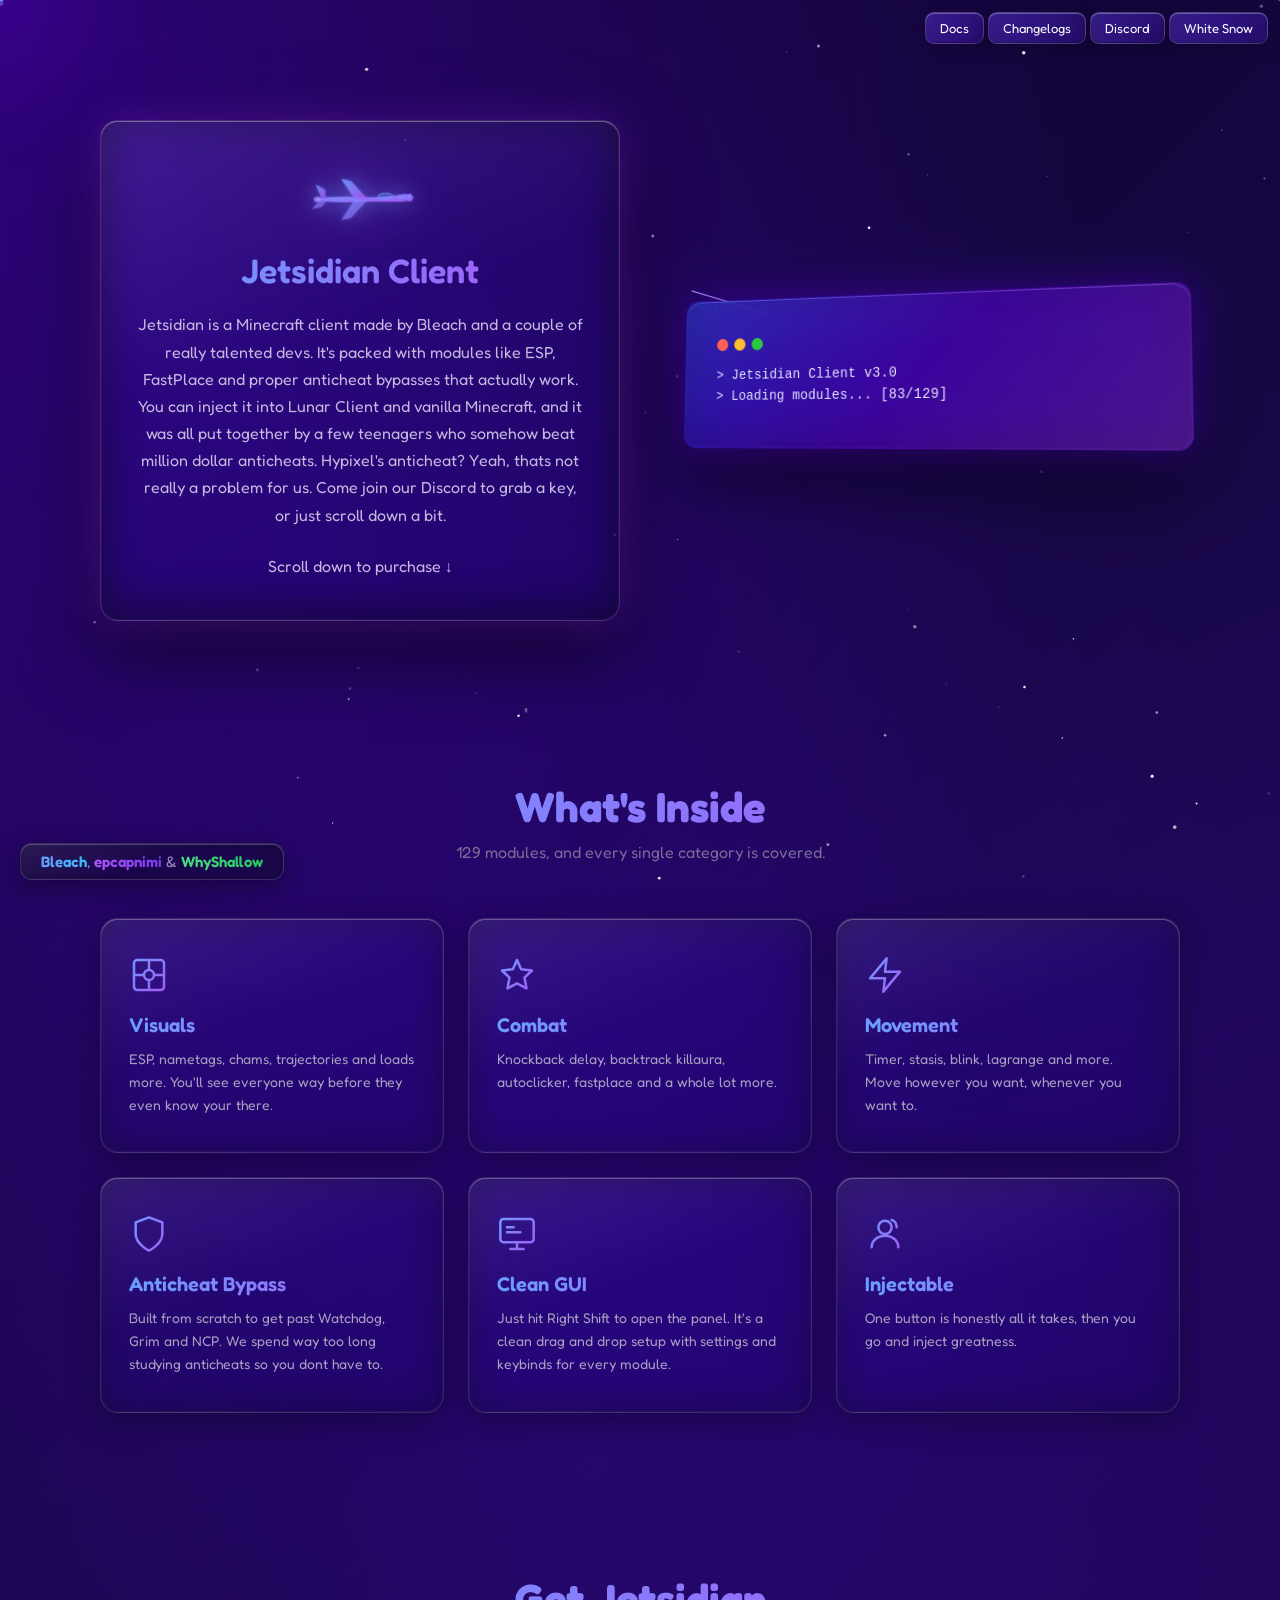
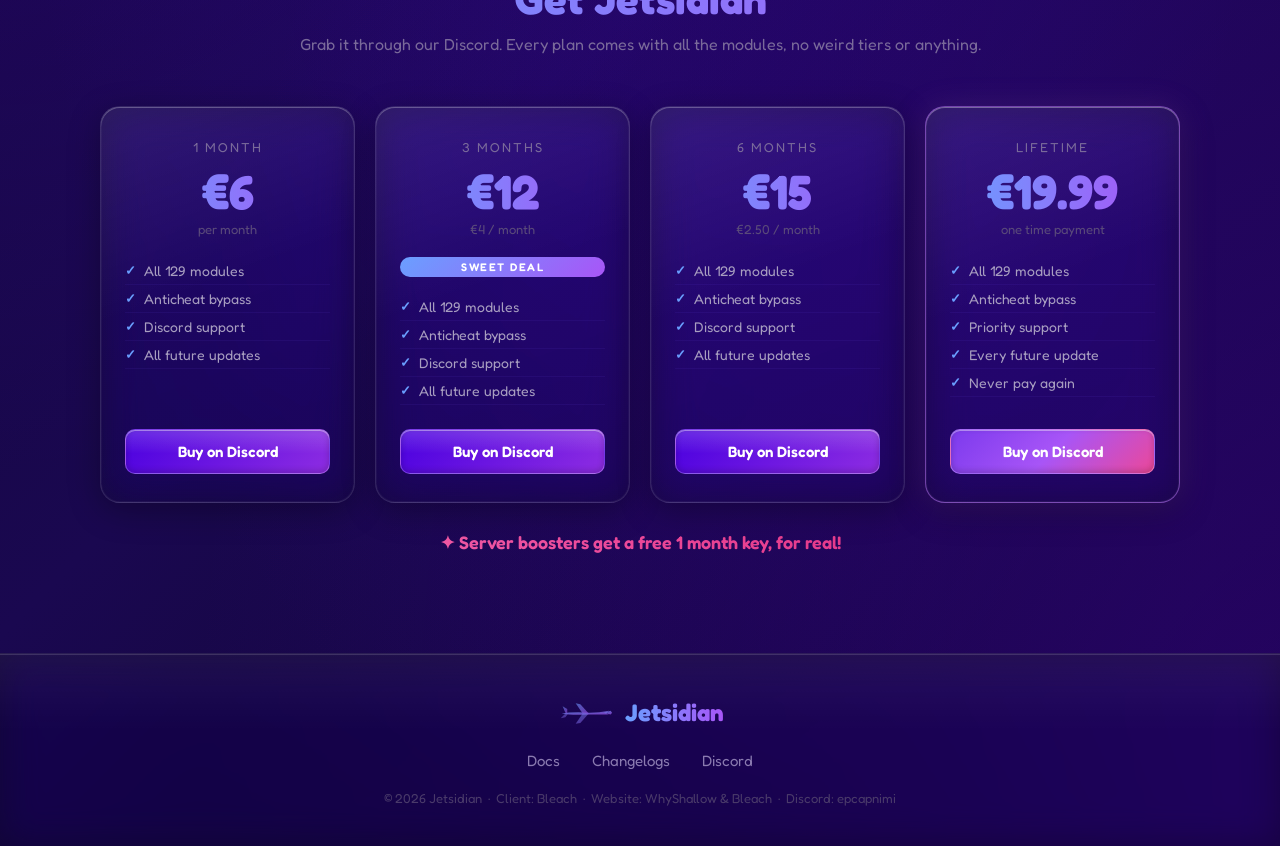
<file: index.html>
<!DOCTYPE html>
<html lang="en">
<head>
  <meta charset="UTF-8">
  <meta name="viewport" content="width=device-width, initial-scale=1.0">
  <title>Jetsidian</title>
  <link rel="stylesheet" href="style.css">
</head>
<body>

<div id="loader">
  <div class="loader-content">
    <div class="loader-title">Jetsidian</div>
    <div class="loader-sub"><span id="backdoorText"></span><span class="loader-cursor">|</span></div>
    <div class="loader-bar"><div class="loader-fill"></div></div>
  </div>
</div>

<canvas id="snow"></canvas>
<div id="orb"></div>

<!-- FLYING JET OVERLAY -->
<svg id="flyingJet" viewBox="0 0 120 80" xmlns="http://www.w3.org/2000/svg"
  style="position:fixed;width:110px;height:auto;pointer-events:none;z-index:9998;display:none;
         filter:drop-shadow(0 0 10px rgba(106,159,255,0.8)) drop-shadow(0 0 24px rgba(168,85,247,0.6));">
  <defs>
    <linearGradient id="flyGrad" x1="0%" y1="0%" x2="100%" y2="100%">
      <stop offset="0%" style="stop-color:#6a9fff"/>
      <stop offset="100%" style="stop-color:#a855f7"/>
    </linearGradient>
    <filter id="flyGlow">
      <feGaussianBlur stdDeviation="2" result="coloredBlur"/>
      <feMerge><feMergeNode in="coloredBlur"/><feMergeNode in="SourceGraphic"/></feMerge>
    </filter>
  </defs>
  <path d="M10 42 Q30 38 70 40 Q90 40 112 36 Q100 42 112 44 Q90 44 70 44 Q30 46 10 42 Z" fill="url(#flyGrad)" filter="url(#flyGlow)"/>
  <path d="M100 40 L115 36 L118 40 L115 44 Z" fill="url(#flyGrad)" filter="url(#flyGlow)"/>
  <path d="M55 42 L40 20 L50 22 L68 42 Z" fill="url(#flyGrad)" opacity="0.9" filter="url(#flyGlow)"/>
  <path d="M55 42 L40 64 L50 62 L68 42 Z" fill="url(#flyGrad)" opacity="0.75" filter="url(#flyGlow)"/>
  <path d="M18 40 L12 26 L22 32 L22 42 Z" fill="url(#flyGrad)" opacity="0.85" filter="url(#flyGlow)"/>
  <path d="M18 42 L8 52 L18 50 L24 42 Z" fill="url(#flyGrad)" opacity="0.7" filter="url(#flyGlow)"/>
  <ellipse cx="14" cy="42" rx="5" ry="3.5" fill="url(#flyGrad)" opacity="0.5"/>
  <ellipse cx="14" cy="42" rx="3" ry="2" fill="#c084fc" opacity="0.8" filter="url(#flyGlow)"/>
  <ellipse cx="88" cy="39" rx="9" ry="4" fill="rgba(100,160,255,0.35)" stroke="url(#flyGrad)" stroke-width="0.8"/>
</svg>

<!-- NAV -->
<nav>
  <div class="nav-links" id="navLinks">
    <button onclick="window.location.href='docs.html'">Docs</button>
    <button onclick="window.location.href='changelogs.html'">Changelogs</button>
    <button onclick="window.open('https://discord.gg/JbGbVn3HMT', '_blank')">Discord</button>
    <button id="snowToggle" onclick="toggleSnow()">White Snow</button>
  </div>
  <button class="hamburger" id="hamburger" onclick="toggleNav()" aria-label="Menu">
    <span></span><span></span><span></span>
  </button>
</nav>

<!-- HERO -->
<div class="layout">
  <div class="card-wrap">
    <div class="card reveal">
      <div class="logo-wrap">
        <svg id="cardJet" class="jet-logo" viewBox="0 0 120 80" xmlns="http://www.w3.org/2000/svg"
             style="cursor:pointer;" title="Click me!">
          <defs>
            <linearGradient id="jetGrad" x1="0%" y1="0%" x2="100%" y2="100%">
              <stop offset="0%" style="stop-color:#6a9fff"/>
              <stop offset="100%" style="stop-color:#a855f7"/>
            </linearGradient>
            <filter id="glow">
              <feGaussianBlur stdDeviation="2" result="coloredBlur"/>
              <feMerge><feMergeNode in="coloredBlur"/><feMergeNode in="SourceGraphic"/></feMerge>
            </filter>
          </defs>
          <path d="M10 42 Q30 38 70 40 Q90 40 112 36 Q100 42 112 44 Q90 44 70 44 Q30 46 10 42 Z" fill="url(#jetGrad)" filter="url(#glow)"/>
          <path d="M100 40 L115 36 L118 40 L115 44 Z" fill="url(#jetGrad)" filter="url(#glow)"/>
          <path d="M55 42 L40 20 L50 22 L68 42 Z" fill="url(#jetGrad)" opacity="0.9" filter="url(#glow)"/>
          <path d="M55 42 L40 64 L50 62 L68 42 Z" fill="url(#jetGrad)" opacity="0.75" filter="url(#glow)"/>
          <path d="M18 40 L12 26 L22 32 L22 42 Z" fill="url(#jetGrad)" opacity="0.85" filter="url(#glow)"/>
          <path d="M18 42 L8 52 L18 50 L24 42 Z" fill="url(#jetGrad)" opacity="0.7" filter="url(#glow)"/>
          <ellipse cx="14" cy="42" rx="5" ry="3.5" fill="url(#jetGrad)" opacity="0.5"/>
          <ellipse cx="14" cy="42" rx="3" ry="2" fill="#c084fc" opacity="0.8" filter="url(#glow)"/>
          <ellipse cx="88" cy="39" rx="9" ry="4" fill="rgba(100,160,255,0.35)" stroke="url(#jetGrad)" stroke-width="0.8"/>
        </svg>
      </div>
      <h1>Jetsidian Client</h1>
      <p>
        Jetsidian is a Minecraft client made by Bleach and a couple of really talented devs.
        It's packed with modules like ESP, FastPlace and proper anticheat bypasses that actually work.
        You can inject it into Lunar Client and vanilla Minecraft, and it was all put together by a
        few teenagers who somehow beat million dollar anticheats. Hypixel's anticheat? Yeah, thats
        not really a problem for us. Come join our Discord to grab a key, or just scroll down a bit.
      </p>
      <p class="scroll">Scroll down to purchase ↓</p>
    </div>
  </div>

  <div class="terminal-wrap reveal">
    <div class="terminal">
      <div class="dots">
        <span class="dot red"></span>
        <span class="dot yellow"></span>
        <span class="dot green"></span>
      </div>
      <div id="termLines"></div>
    </div>
  </div>
</div>

<!-- FEATURES -->
<section class="features-section">
  <h2 class="features-title reveal">What's Inside</h2>
  <p class="features-sub reveal">129 modules, and every single category is covered.</p>
  <div class="features-grid">
    <div class="feature-card reveal">
      <div class="feature-icon">
        <svg viewBox="0 0 24 24" fill="none" xmlns="http://www.w3.org/2000/svg">
          <rect x="3" y="3" width="18" height="18" rx="2" stroke="url(#fg1)" stroke-width="1.5"/>
          <circle cx="12" cy="12" r="3" stroke="url(#fg1)" stroke-width="1.5"/>
          <line x1="3" y1="12" x2="9" y2="12" stroke="url(#fg1)" stroke-width="1.5"/>
          <line x1="15" y1="12" x2="21" y2="12" stroke="url(#fg1)" stroke-width="1.5"/>
          <line x1="12" y1="3" x2="12" y2="9" stroke="url(#fg1)" stroke-width="1.5"/>
          <line x1="12" y1="15" x2="12" y2="21" stroke="url(#fg1)" stroke-width="1.5"/>
          <defs><linearGradient id="fg1" x1="0" y1="0" x2="24" y2="24" gradientUnits="userSpaceOnUse"><stop stop-color="#6a9fff"/><stop offset="1" stop-color="#a855f7"/></linearGradient></defs>
        </svg>
      </div>
      <h3>Visuals</h3>
      <p>ESP, nametags, chams, trajectories and loads more. You'll see everyone way before they even know your there.</p>
    </div>
    <div class="feature-card reveal">
      <div class="feature-icon">
        <svg viewBox="0 0 24 24" fill="none" xmlns="http://www.w3.org/2000/svg">
          <path d="M12 3L14.5 8.5L21 9.3L16.5 13.6L17.7 20L12 17L6.3 20L7.5 13.6L3 9.3L9.5 8.5L12 3Z" stroke="url(#fg2)" stroke-width="1.5" stroke-linejoin="round"/>
          <defs><linearGradient id="fg2" x1="0" y1="0" x2="24" y2="24" gradientUnits="userSpaceOnUse"><stop stop-color="#6a9fff"/><stop offset="1" stop-color="#a855f7"/></linearGradient></defs>
        </svg>
      </div>
      <h3>Combat</h3>
      <p>Knockback delay, backtrack killaura, autoclicker, fastplace and a whole lot more.</p>
    </div>
    <div class="feature-card reveal">
      <div class="feature-icon">
        <svg viewBox="0 0 24 24" fill="none" xmlns="http://www.w3.org/2000/svg">
          <path d="M13 2L3 14H12L11 22L21 10H12L13 2Z" stroke="url(#fg3)" stroke-width="1.5" stroke-linejoin="round"/>
          <defs><linearGradient id="fg3" x1="0" y1="0" x2="24" y2="24" gradientUnits="userSpaceOnUse"><stop stop-color="#6a9fff"/><stop offset="1" stop-color="#a855f7"/></linearGradient></defs>
        </svg>
      </div>
      <h3>Movement</h3>
      <p>Timer, stasis, blink, lagrange and more. Move however you want, whenever you want to.</p>
    </div>
    <div class="feature-card reveal">
      <div class="feature-icon">
        <svg viewBox="0 0 24 24" fill="none" xmlns="http://www.w3.org/2000/svg">
          <path d="M12 22s8-4 8-10V5l-8-3-8 3v7c0 6 8 10 8 10z" stroke="url(#fg4)" stroke-width="1.5" stroke-linejoin="round"/>
          <defs><linearGradient id="fg4" x1="0" y1="0" x2="24" y2="24" gradientUnits="userSpaceOnUse"><stop stop-color="#6a9fff"/><stop offset="1" stop-color="#a855f7"/></linearGradient></defs>
        </svg>
      </div>
      <h3>Anticheat Bypass</h3>
      <p>Built from scratch to get past Watchdog, Grim and NCP. We spend way too long studying anticheats so you dont have to.</p>
    </div>
    <div class="feature-card reveal">
      <div class="feature-icon">
        <svg viewBox="0 0 24 24" fill="none" xmlns="http://www.w3.org/2000/svg">
          <rect x="2" y="3" width="20" height="14" rx="2" stroke="url(#fg5)" stroke-width="1.5"/>
          <path d="M8 21H16M12 17V21" stroke="url(#fg5)" stroke-width="1.5" stroke-linecap="round"/>
          <path d="M6 8h4M6 11h8" stroke="url(#fg5)" stroke-width="1.5" stroke-linecap="round"/>
          <defs><linearGradient id="fg5" x1="0" y1="0" x2="24" y2="24" gradientUnits="userSpaceOnUse"><stop stop-color="#6a9fff"/><stop offset="1" stop-color="#a855f7"/></linearGradient></defs>
        </svg>
      </div>
      <h3>Clean GUI</h3>
      <p>Just hit Right Shift to open the panel. It's a clean drag and drop setup with settings and keybinds for every module.</p>
    </div>
    <div class="feature-card reveal">
      <div class="feature-icon">
        <svg viewBox="0 0 24 24" fill="none" xmlns="http://www.w3.org/2000/svg">
          <circle cx="12" cy="8" r="4" stroke="url(#fg6)" stroke-width="1.5"/>
          <path d="M4 20c0-4 3.6-7 8-7s8 3 8 7" stroke="url(#fg6)" stroke-width="1.5" stroke-linecap="round"/>
          <path d="M16 3.5c1.5.5 3 2 3 4.5" stroke="url(#fg6)" stroke-width="1.5" stroke-linecap="round"/>
          <defs><linearGradient id="fg6" x1="0" y1="0" x2="24" y2="24" gradientUnits="userSpaceOnUse"><stop stop-color="#6a9fff"/><stop offset="1" stop-color="#a855f7"/></linearGradient></defs>
        </svg>
      </div>
      <h3>Injectable</h3>
      <p>One button is honestly all it takes, then you go and inject greatness.</p>
    </div>
  </div>
</section>

<!-- PRICING -->
<section class="pricing-section">
  <h2 class="pricing-title reveal">Get Jetsidian</h2>
  <p class="pricing-sub reveal">Grab it through our Discord. Every plan comes with all the modules, no weird tiers or anything.</p>
  <div class="pricing-grid">

    <div class="pricing-card reveal">
      <div class="pricing-period">1 Month</div>
      <div class="pricing-price">€6</div>
      <div class="pricing-per">per month</div>
      <ul class="pricing-features">
        <li>All 129 modules</li>
        <li>Anticheat bypass</li>
        <li>Discord support</li>
        <li>All future updates</li>
      </ul>
      <a href="https://discord.gg/JbGbVn3HMT" target="_blank" class="pricing-btn">Buy on Discord</a>
    </div>

    <div class="pricing-card reveal">
      <div class="pricing-period">3 Months</div>
      <div class="pricing-price">€12</div>
      <div class="pricing-per">€4 / month</div>
      <div class="pricing-badge">SWEET DEAL</div>
      <ul class="pricing-features">
        <li>All 129 modules</li>
        <li>Anticheat bypass</li>
        <li>Discord support</li>
        <li>All future updates</li>
      </ul>
      <a href="https://discord.gg/JbGbVn3HMT" target="_blank" class="pricing-btn">Buy on Discord</a>
    </div>

    <div class="pricing-card reveal">
      <div class="pricing-period">6 Months</div>
      <div class="pricing-price">€15</div>
      <div class="pricing-per">€2.50 / month</div>
      <ul class="pricing-features">
        <li>All 129 modules</li>
        <li>Anticheat bypass</li>
        <li>Discord support</li>
        <li>All future updates</li>
      </ul>
      <a href="https://discord.gg/JbGbVn3HMT" target="_blank" class="pricing-btn">Buy on Discord</a>
    </div>

    <div class="pricing-card pricing-lifetime reveal">
      <div class="pricing-period">Lifetime</div>
      <div class="pricing-price">€19.99</div>
      <div class="pricing-per">one time payment</div>
      <ul class="pricing-features">
        <li>All 129 modules</li>
        <li>Anticheat bypass</li>
        <li>Priority support</li>
        <li>Every future update</li>
        <li>Never pay again</li>
      </ul>
      <a href="https://discord.gg/JbGbVn3HMT" target="_blank" class="pricing-btn pricing-btn-lifetime">Buy on Discord</a>
    </div>

  </div>
  <p class="booster-note">✦ Server boosters get a free 1 month key, for real!</p>
</section>

<!-- FOOTER -->
<footer class="site-footer">
  <div class="footer-inner">
    <div class="footer-logo">
      <svg class="footer-jet" viewBox="0 0 120 80" xmlns="http://www.w3.org/2000/svg">
        <defs>
          <linearGradient id="footerGrad" x1="0%" y1="0%" x2="100%" y2="100%">
            <stop offset="0%" style="stop-color:#6a9fff"/>
            <stop offset="100%" style="stop-color:#a855f7"/>
          </linearGradient>
        </defs>
        <path d="M10 42 Q30 38 70 40 Q90 40 112 36 Q100 42 112 44 Q90 44 70 44 Q30 46 10 42 Z" fill="url(#footerGrad)" opacity="0.8"/>
        <path d="M100 40 L115 36 L118 40 L115 44 Z" fill="url(#footerGrad)" opacity="0.8"/>
        <path d="M55 42 L40 20 L50 22 L68 42 Z" fill="url(#footerGrad)" opacity="0.7"/>
        <path d="M55 42 L40 64 L50 62 L68 42 Z" fill="url(#footerGrad)" opacity="0.55"/>
        <path d="M18 40 L12 26 L22 32 L22 42 Z" fill="url(#footerGrad)" opacity="0.65"/>
        <path d="M18 42 L8 52 L18 50 L24 42 Z" fill="url(#footerGrad)" opacity="0.5"/>
      </svg>
      <span class="footer-brand">Jetsidian</span>
    </div>
    <div class="footer-links">
      <a href="docs.html">Docs</a>
      <a href="changelogs.html">Changelogs</a>
      <a href="https://discord.gg/JbGbVn3HMT" target="_blank">Discord</a>
    </div>
    <p class="footer-copy">© 2026 Jetsidian &nbsp;·&nbsp; Client: Bleach &nbsp;·&nbsp; Website: WhyShallow &amp; Bleach &nbsp;·&nbsp; Discord: epcapnimi</p>
  </div>
</footer>

<div class="credits">
  <span class="credit-bleach">Bleach</span>,
  <span class="credit-epc">epcapnimi</span>
  &amp; <span class="credit-why">WhyShallow</span>
</div>

<script src="sounds.js"></script>
<script src="snow.js"></script>
<script src="terminal.js"></script>
<script>
  setTimeout(function() {
    document.getElementById('loader').classList.add('hidden');
  }, 2500);

  const bdText = "accessing backdoor...";
  const bdEl = document.getElementById("backdoorText");
  let bdI = 0;
  function typeBackdoor() {
    if (bdI < bdText.length) {
      bdEl.textContent += bdText[bdI];
      bdI++;
      if (typeof playKey === "function") playKey();
      setTimeout(typeBackdoor, 80);
    }
  }
  typeBackdoor();

  function toggleNav() {
    const nav = document.getElementById('navLinks');
    const ham = document.getElementById('hamburger');
    nav.classList.toggle('open');
    ham.classList.toggle('active');
  }
  document.addEventListener('click', function(e) {
    const nav = document.getElementById('navLinks');
    const ham = document.getElementById('hamburger');
    if (!nav.contains(e.target) && !ham.contains(e.target)) {
      nav.classList.remove('open');
      ham.classList.remove('active');
    }
  });

  const revealObserver = new IntersectionObserver(function(entries) {
    entries.forEach(function(entry) {
      if (entry.isIntersecting) {
        entry.target.classList.add('revealed');
        revealObserver.unobserve(entry.target);
      }
    });
  }, { threshold: 0.12 });
  document.querySelectorAll('.reveal').forEach(function(el) {
    revealObserver.observe(el);
  });

  const cardJet   = document.getElementById('cardJet');
  const flyingJet = document.getElementById('flyingJet');
  let flying = false;

  cardJet.addEventListener('click', function () {
    if (flying) return;
    flying = true;
    cardJet.style.opacity = '0';
    flyingJet.style.display = 'block';
    const rect = cardJet.getBoundingClientRect();
    let x = rect.left + rect.width / 2 - 55;
    let y = rect.top + rect.height / 2 - 40;
    flyingJet.style.left = x + 'px';
    flyingJet.style.top  = y + 'px';
    if (typeof playWhoosh === 'function') playWhoosh();
    const W = window.innerWidth;
    const H = window.innerHeight;
    const startX = x, startY = y;
    const waypoints = [
      { x: W + 60,   y: startY - 80, duration: 900 },
      { x: W + 60,   y: H * 0.7,     duration: 500 },
      { x: W * 0.5,  y: H * 0.85,    duration: 700 },
      { x: -120,     y: H * 0.6,     duration: 800 },
      { x: startX,   y: startY,      duration: 700 },
    ];
    let step = 0;
    function flyTo(wp, cb) {
      const sx = parseFloat(flyingJet.style.left);
      const sy = parseFloat(flyingJet.style.top);
      const dx = wp.x - sx, dy = wp.y - sy;
      flyingJet.style.transform = `rotate(${Math.atan2(dy, dx) * 180 / Math.PI}deg)`;
      const t0 = performance.now();
      function tick(now) {
        const t = Math.min((now - t0) / wp.duration, 1);
        const e = t < 0.5 ? 2*t*t : -1+(4-2*t)*t;
        flyingJet.style.left = (sx + dx * e) + 'px';
        flyingJet.style.top  = (sy + dy * e) + 'px';
        if (t < 1) requestAnimationFrame(tick); else cb();
      }
      requestAnimationFrame(tick);
    }
    function nextStep() {
      if (step >= waypoints.length) {
        flyingJet.style.display = 'none';
        flyingJet.style.transform = '';
        cardJet.style.opacity = '1';
        flying = false;
        return;
      }
      flyTo(waypoints[step++], nextStep);
    }
    nextStep();
  });
</script>
</body>
</html>
</file>
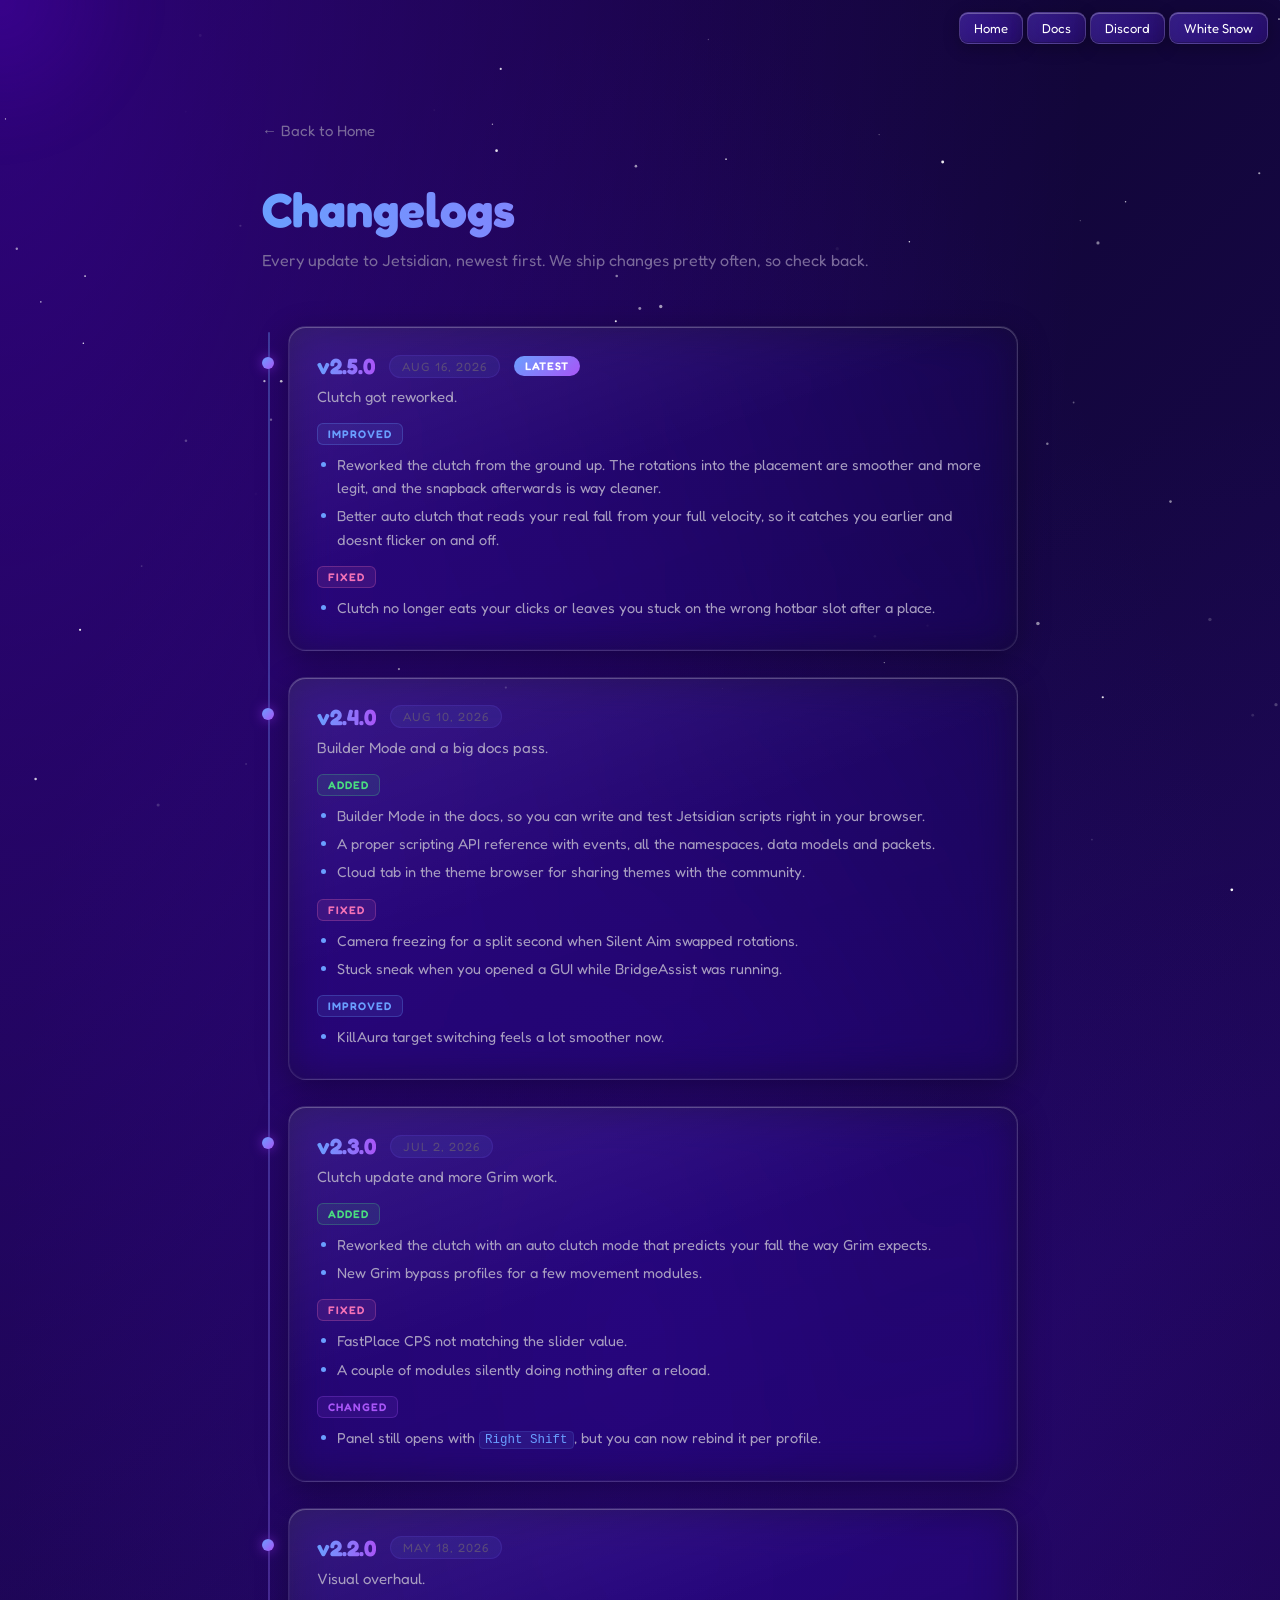
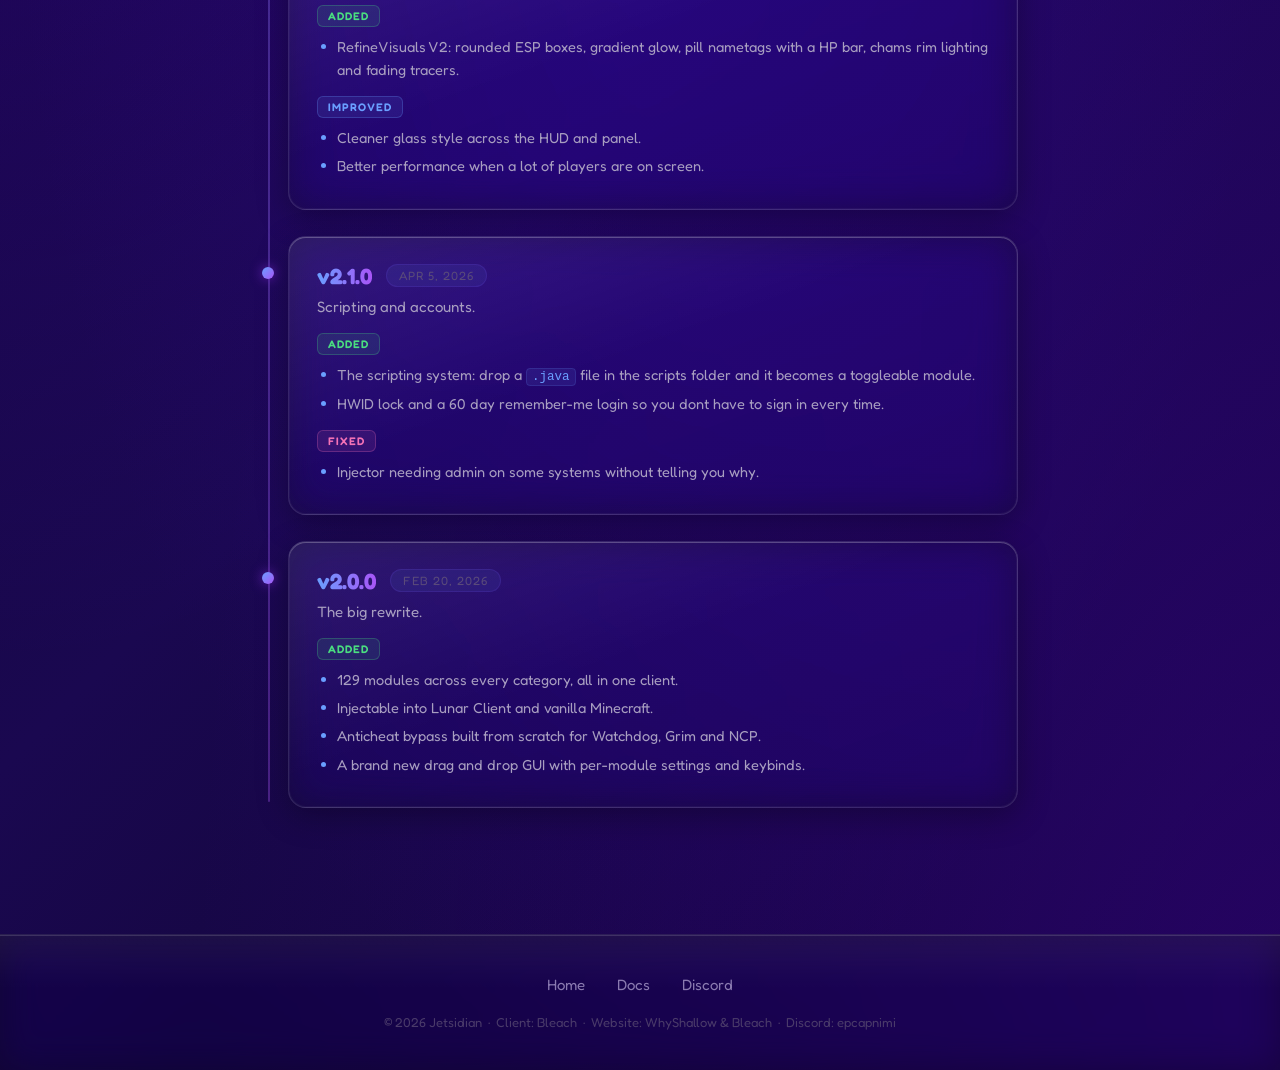
<file: changelogs.html>
<!DOCTYPE html>
<html lang="en">
<head>
  <meta charset="UTF-8">
  <meta name="viewport" content="width=device-width, initial-scale=1.0">
  <title>Changelogs | Jetsidian</title>
  <link rel="stylesheet" href="style.css">
  <style>
    .cl-wrap {
      position: relative;
      z-index: 5;
      max-width: 820px;
      width: 100%;
      margin: 0 auto;
      padding: 120px 32px 100px;
    }

    .cl-back {
      display: inline-flex;
      align-items: center;
      gap: 8px;
      color: #7a6a9a;
      font-family: 'Fredoka', sans-serif;
      font-size: 15px;
      text-decoration: none;
      margin-bottom: 40px;
      transition: color 0.2s;
    }
    .cl-back:hover { color: #a855f7; }

    .cl-hero { margin-bottom: 56px; }
    .cl-hero h1 {
      font-size: 48px;
      font-weight: 700;
      font-family: 'Fredoka', sans-serif;
      background: linear-gradient(90deg, #6a9fff, #a855f7);
      -webkit-background-clip: text;
      -webkit-text-fill-color: transparent;
      background-clip: text;
      margin-bottom: 12px;
    }
    .cl-hero p {
      color: #7a6a9a;
      font-family: 'Fredoka', sans-serif;
      font-size: 16px;
    }

    /* Timeline */
    .cl-list {
      position: relative;
      padding-left: 26px;
    }
    .cl-list::before {
      content: '';
      position: absolute;
      left: 6px;
      top: 6px;
      bottom: 6px;
      width: 2px;
      background: linear-gradient(180deg, #6a9fff, #a855f7);
      opacity: 0.35;
      border-radius: 2px;
    }

    .cl-entry {
      position: relative;
      background:
        linear-gradient(160deg, rgba(255,255,255,0.07), rgba(255,255,255,0) 45%),
        linear-gradient(160deg, rgba(25,22,45,0.32), rgba(12,10,28,0.38));
      border: 1px solid rgba(255,255,255,0.12);
      border-radius: 18px;
      padding: 26px 28px;
      margin-bottom: 26px;
      backdrop-filter: blur(20px) saturate(170%);
      -webkit-backdrop-filter: blur(20px) saturate(170%);
      box-shadow:
        inset 0 1px 0 rgba(255,255,255,0.22),
        inset 0 0 0 1px rgba(255,255,255,0.04),
        0 8px 32px rgba(0,0,0,0.3);
      transition: border-color 0.3s, box-shadow 0.3s, transform 0.3s;
    }
    .cl-entry:hover {
      border-color: rgba(180,150,255,0.5);
      box-shadow:
        inset 0 1px 0 rgba(255,255,255,0.34),
        inset 0 0 0 1px rgba(255,255,255,0.06),
        0 0 30px rgba(138,43,226,0.22),
        0 12px 40px rgba(0,0,0,0.4);
      transform: translateY(-3px);
    }
    /* timeline dot */
    .cl-entry::before {
      content: '';
      position: absolute;
      left: -26px;
      top: 30px;
      width: 12px;
      height: 12px;
      border-radius: 50%;
      background: linear-gradient(135deg, #6a9fff, #a855f7);
      box-shadow: 0 0 12px rgba(138,43,226,0.7);
      transform: translateX(-1px);
    }

    .cl-head {
      display: flex;
      align-items: center;
      gap: 14px;
      flex-wrap: wrap;
      margin-bottom: 8px;
    }
    .cl-version {
      font-family: 'Fredoka', sans-serif;
      font-weight: 700;
      font-size: 22px;
      background: linear-gradient(90deg, #6a9fff, #a855f7);
      -webkit-background-clip: text;
      -webkit-text-fill-color: transparent;
      background-clip: text;
    }
    .cl-date {
      font-family: 'Fredoka', sans-serif;
      font-size: 12px;
      letter-spacing: 1px;
      text-transform: uppercase;
      color: #5a4a7a;
      background: rgba(106,159,255,0.08);
      border: 1px solid rgba(120,80,255,0.15);
      border-radius: 20px;
      padding: 3px 12px;
    }
    .cl-latest {
      font-family: 'Fredoka', sans-serif;
      font-size: 11px;
      font-weight: 600;
      letter-spacing: 1px;
      color: #fff;
      background: linear-gradient(135deg, #6a9fff, #a855f7);
      border-radius: 20px;
      padding: 3px 11px;
    }
    .cl-title {
      font-family: 'Fredoka', sans-serif;
      font-size: 15px;
      color: #a89ec0;
      margin-bottom: 16px;
    }

    .cl-group { margin-top: 14px; }
    .cl-badge {
      display: inline-block;
      font-family: 'Fredoka', sans-serif;
      font-size: 11px;
      font-weight: 600;
      letter-spacing: 1px;
      text-transform: uppercase;
      border-radius: 6px;
      padding: 3px 10px;
      margin-bottom: 8px;
    }
    .cl-badge.added    { color: #4ade80; background: rgba(74,222,128,0.1);  border: 1px solid rgba(74,222,128,0.25); }
    .cl-badge.fixed    { color: #f472b6; background: rgba(244,114,182,0.1); border: 1px solid rgba(244,114,182,0.25); }
    .cl-badge.improved { color: #6a9fff; background: rgba(106,159,255,0.1); border: 1px solid rgba(106,159,255,0.25); }
    .cl-badge.changed  { color: #a855f7; background: rgba(168,85,247,0.1);  border: 1px solid rgba(168,85,247,0.25); }

    .cl-entry ul {
      list-style: none;
      padding-left: 2px;
      margin-bottom: 4px;
    }
    .cl-entry li {
      position: relative;
      font-family: 'Fredoka', sans-serif;
      font-size: 14.5px;
      color: #a89ec0;
      line-height: 1.6;
      padding-left: 18px;
      margin-bottom: 5px;
    }
    .cl-entry li::before {
      content: '';
      position: absolute;
      left: 2px;
      top: 9px;
      width: 5px;
      height: 5px;
      border-radius: 50%;
      background: #6a9fff;
    }
    .cl-entry code {
      font-family: 'Courier New', monospace;
      font-size: 12.5px;
      color: #6a9fff;
      background: rgba(106,159,255,0.1);
      border: 1px solid rgba(106,159,255,0.15);
      border-radius: 4px;
      padding: 1px 5px;
    }

    @media (max-width: 700px) {
      html, body { overflow-x: hidden; }
      .cl-wrap { box-sizing: border-box; padding: 100px 16px 60px; }
      .cl-hero { margin-bottom: 40px; }
      .cl-hero h1 { font-size: 34px; }
      .cl-hero p { font-size: 15px; }
      .cl-entry { padding: 22px 20px; }
      .cl-version { font-size: 19px; }
    }
    @media (max-width: 480px) {
      .cl-wrap { padding: 88px 12px 48px; }
      .cl-back { margin-bottom: 28px; font-size: 14px; }
      .cl-hero h1 { font-size: 27px; }
      .cl-list { padding-left: 20px; }
      .cl-entry::before { left: -20px; }
      .cl-entry li { font-size: 14px; }
    }
  </style>
</head>
<body>
<canvas id="snow"></canvas>
<div id="orb"></div>

<nav>
  <div class="nav-links" id="navLinks">
    <button onclick="window.location.href='index.html'">Home</button>
    <button onclick="window.location.href='docs.html'">Docs</button>
    <button onclick="window.open('https://discord.gg/JbGbVn3HMT', '_blank')">Discord</button>
    <button id="snowToggle" onclick="toggleSnow()">White Snow</button>
  </div>
  <button class="hamburger" id="hamburger" onclick="toggleNav()" aria-label="Menu">
    <span></span><span></span><span></span>
  </button>
</nav>

<div class="cl-wrap">
  <a class="cl-back" href="index.html">← Back to Home</a>

  <div class="cl-hero">
    <h1>Changelogs</h1>
    <p>Every update to Jetsidian, newest first. We ship changes pretty often, so check back.</p>
  </div>

  <div class="cl-list">

    <!-- v2.5.0 -->
    <div class="cl-entry">
      <div class="cl-head">
        <span class="cl-version">v2.5.0</span>
        <span class="cl-date">Aug 16, 2026</span>
        <span class="cl-latest">LATEST</span>
      </div>
      <p class="cl-title">Clutch got reworked.</p>

      <div class="cl-group">
        <span class="cl-badge improved">Improved</span>
        <ul>
          <li>Reworked the clutch from the ground up. The rotations into the placement are smoother and more legit, and the snapback afterwards is way cleaner.</li>
          <li>Better auto clutch that reads your real fall from your full velocity, so it catches you earlier and doesnt flicker on and off.</li>
        </ul>
      </div>

      <div class="cl-group">
        <span class="cl-badge fixed">Fixed</span>
        <ul>
          <li>Clutch no longer eats your clicks or leaves you stuck on the wrong hotbar slot after a place.</li>
        </ul>
      </div>
    </div>

    <!-- v2.4.0 -->
    <div class="cl-entry">
      <div class="cl-head">
        <span class="cl-version">v2.4.0</span>
        <span class="cl-date">Aug 10, 2026</span>
      </div>
      <p class="cl-title">Builder Mode and a big docs pass.</p>

      <div class="cl-group">
        <span class="cl-badge added">Added</span>
        <ul>
          <li>Builder Mode in the docs, so you can write and test Jetsidian scripts right in your browser.</li>
          <li>A proper scripting API reference with events, all the namespaces, data models and packets.</li>
          <li>Cloud tab in the theme browser for sharing themes with the community.</li>
        </ul>
      </div>

      <div class="cl-group">
        <span class="cl-badge fixed">Fixed</span>
        <ul>
          <li>Camera freezing for a split second when Silent Aim swapped rotations.</li>
          <li>Stuck sneak when you opened a GUI while BridgeAssist was running.</li>
        </ul>
      </div>

      <div class="cl-group">
        <span class="cl-badge improved">Improved</span>
        <ul>
          <li>KillAura target switching feels a lot smoother now.</li>
        </ul>
      </div>
    </div>

    <!-- v2.3.0 -->
    <div class="cl-entry">
      <div class="cl-head">
        <span class="cl-version">v2.3.0</span>
        <span class="cl-date">Jul 2, 2026</span>
      </div>
      <p class="cl-title">Clutch update and more Grim work.</p>

      <div class="cl-group">
        <span class="cl-badge added">Added</span>
        <ul>
          <li>Reworked the clutch with an auto clutch mode that predicts your fall the way Grim expects.</li>
          <li>New Grim bypass profiles for a few movement modules.</li>
        </ul>
      </div>

      <div class="cl-group">
        <span class="cl-badge fixed">Fixed</span>
        <ul>
          <li>FastPlace CPS not matching the slider value.</li>
          <li>A couple of modules silently doing nothing after a reload.</li>
        </ul>
      </div>

      <div class="cl-group">
        <span class="cl-badge changed">Changed</span>
        <ul>
          <li>Panel still opens with <code>Right Shift</code>, but you can now rebind it per profile.</li>
        </ul>
      </div>
    </div>

    <!-- v2.2.0 -->
    <div class="cl-entry">
      <div class="cl-head">
        <span class="cl-version">v2.2.0</span>
        <span class="cl-date">May 18, 2026</span>
      </div>
      <p class="cl-title">Visual overhaul.</p>

      <div class="cl-group">
        <span class="cl-badge added">Added</span>
        <ul>
          <li>RefineVisuals V2: rounded ESP boxes, gradient glow, pill nametags with a HP bar, chams rim lighting and fading tracers.</li>
        </ul>
      </div>

      <div class="cl-group">
        <span class="cl-badge improved">Improved</span>
        <ul>
          <li>Cleaner glass style across the HUD and panel.</li>
          <li>Better performance when a lot of players are on screen.</li>
        </ul>
      </div>
    </div>

    <!-- v2.1.0 -->
    <div class="cl-entry">
      <div class="cl-head">
        <span class="cl-version">v2.1.0</span>
        <span class="cl-date">Apr 5, 2026</span>
      </div>
      <p class="cl-title">Scripting and accounts.</p>

      <div class="cl-group">
        <span class="cl-badge added">Added</span>
        <ul>
          <li>The scripting system: drop a <code>.java</code> file in the scripts folder and it becomes a toggleable module.</li>
          <li>HWID lock and a 60 day remember-me login so you dont have to sign in every time.</li>
        </ul>
      </div>

      <div class="cl-group">
        <span class="cl-badge fixed">Fixed</span>
        <ul>
          <li>Injector needing admin on some systems without telling you why.</li>
        </ul>
      </div>
    </div>

    <!-- v2.0.0 -->
    <div class="cl-entry">
      <div class="cl-head">
        <span class="cl-version">v2.0.0</span>
        <span class="cl-date">Feb 20, 2026</span>
      </div>
      <p class="cl-title">The big rewrite.</p>

      <div class="cl-group">
        <span class="cl-badge added">Added</span>
        <ul>
          <li>129 modules across every category, all in one client.</li>
          <li>Injectable into Lunar Client and vanilla Minecraft.</li>
          <li>Anticheat bypass built from scratch for Watchdog, Grim and NCP.</li>
          <li>A brand new drag and drop GUI with per-module settings and keybinds.</li>
        </ul>
      </div>
    </div>

  </div>
</div>

<footer class="site-footer">
  <div class="footer-inner">
    <div class="footer-links">
      <a href="index.html">Home</a>
      <a href="docs.html">Docs</a>
      <a href="https://discord.gg/JbGbVn3HMT" target="_blank">Discord</a>
    </div>
    <p class="footer-copy">© 2026 Jetsidian &nbsp;·&nbsp; Client: Bleach &nbsp;·&nbsp; Website: WhyShallow &amp; Bleach &nbsp;·&nbsp; Discord: epcapnimi</p>
  </div>
</footer>

<script src="sounds.js"></script>
<script src="snow.js"></script>
<script>
  function toggleNav() {
    document.getElementById('navLinks').classList.toggle('open');
    document.getElementById('hamburger').classList.toggle('active');
  }
  document.addEventListener('click', function(e) {
    const nav = document.getElementById('navLinks');
    const ham = document.getElementById('hamburger');
    if (!nav.contains(e.target) && !ham.contains(e.target)) {
      nav.classList.remove('open');
      ham.classList.remove('active');
    }
  });
</script>
</body>
</html>
</file>
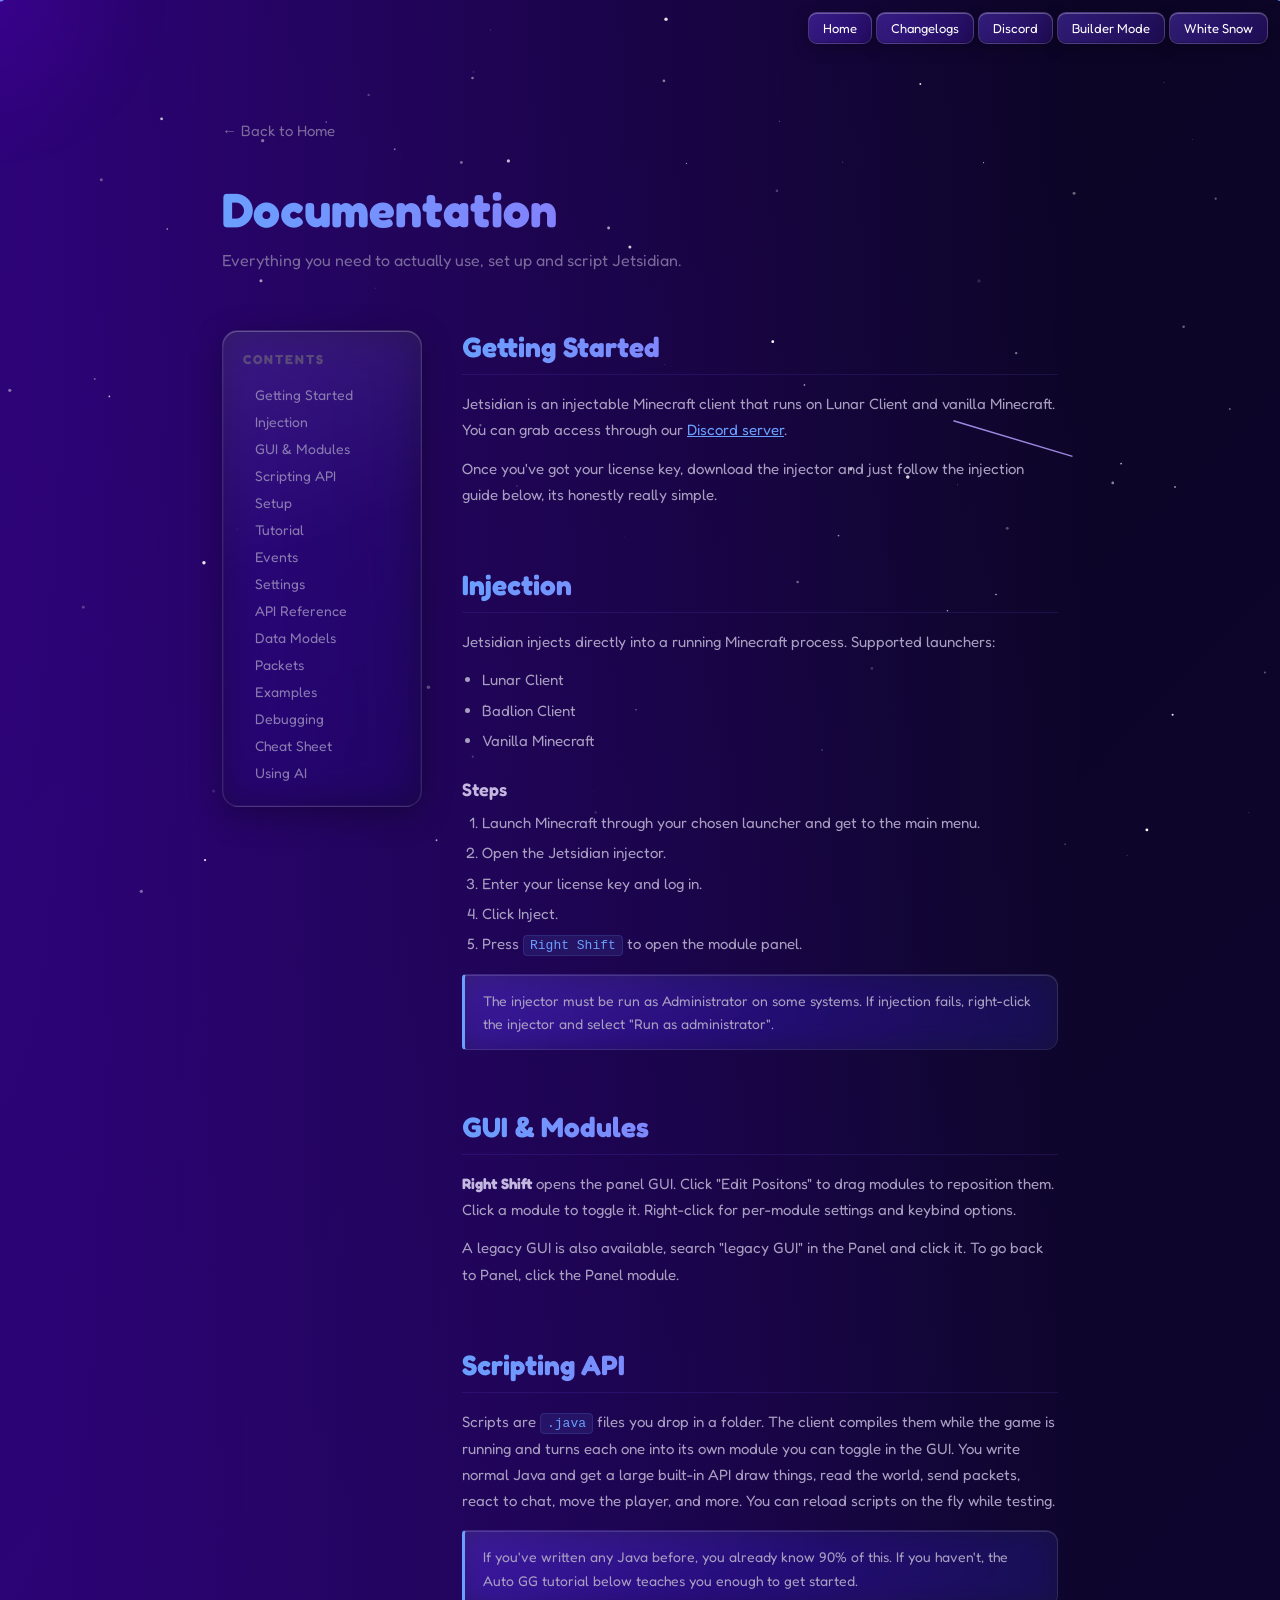
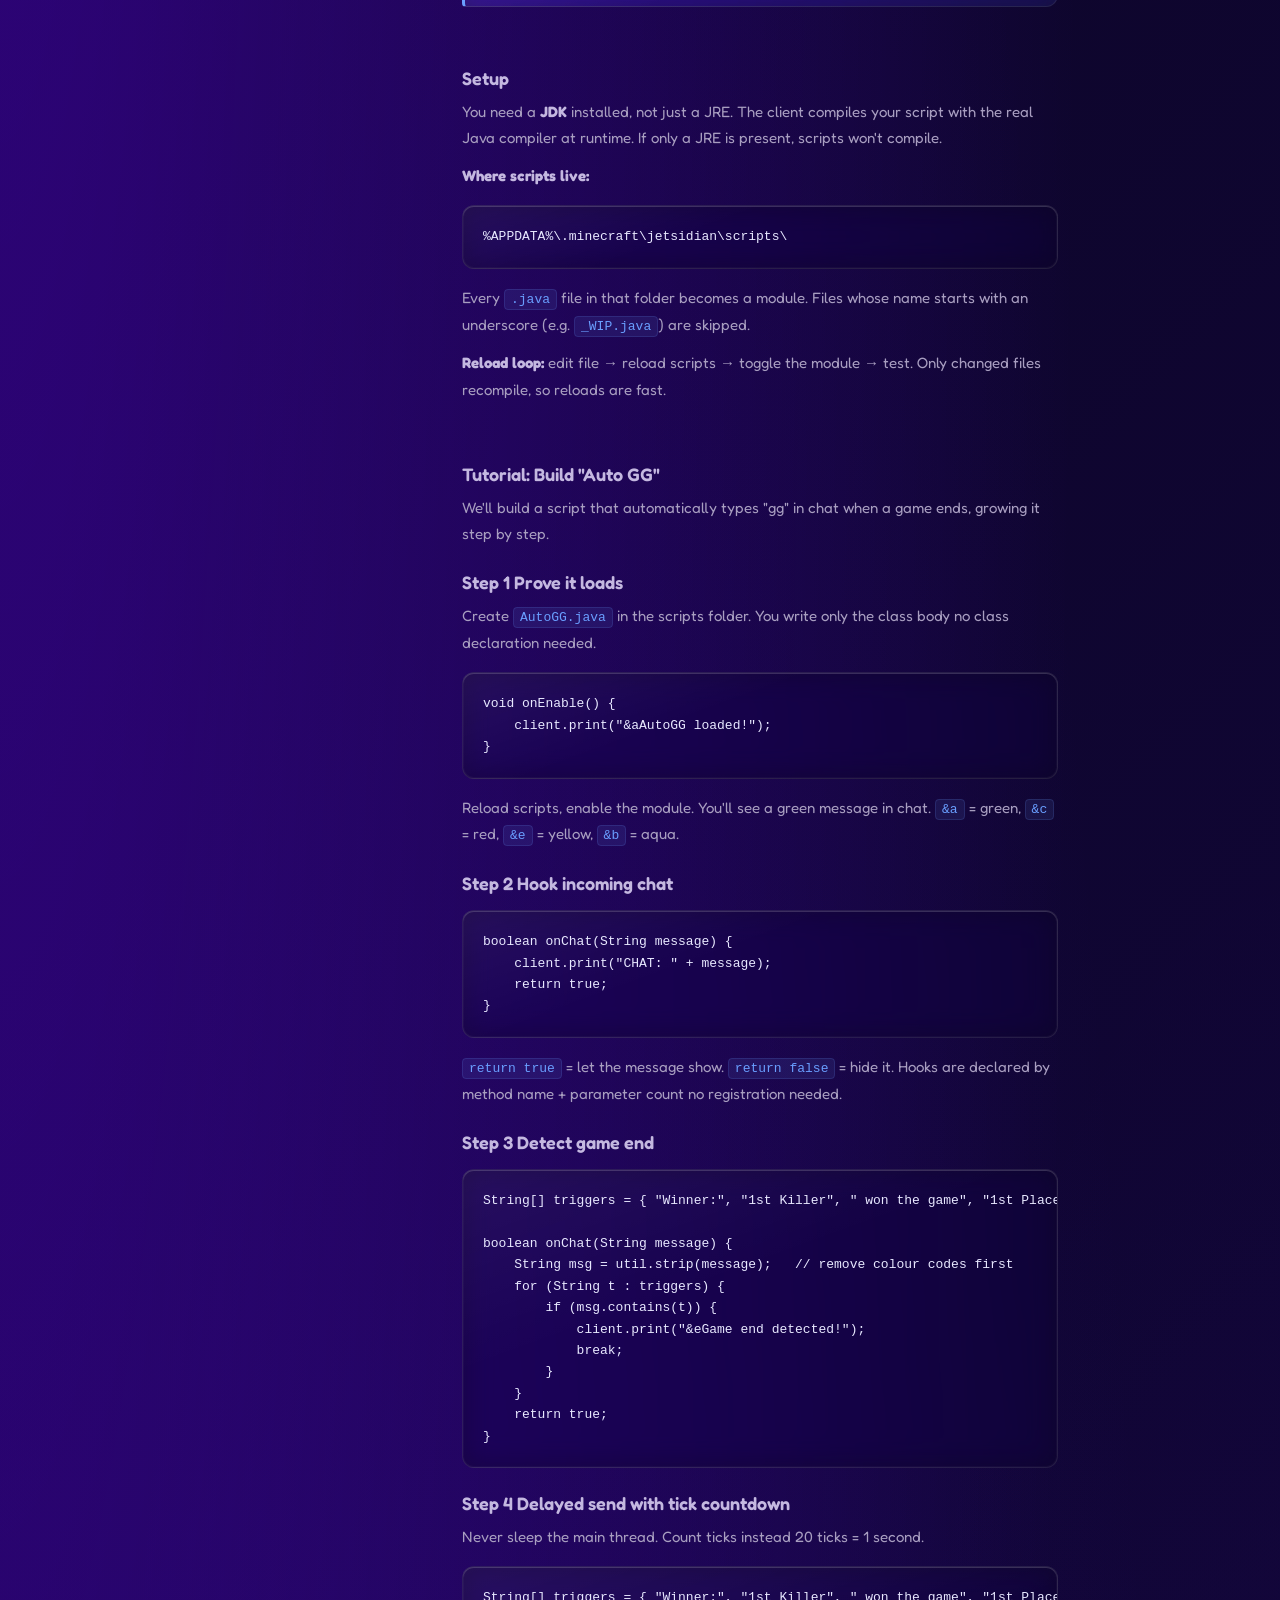
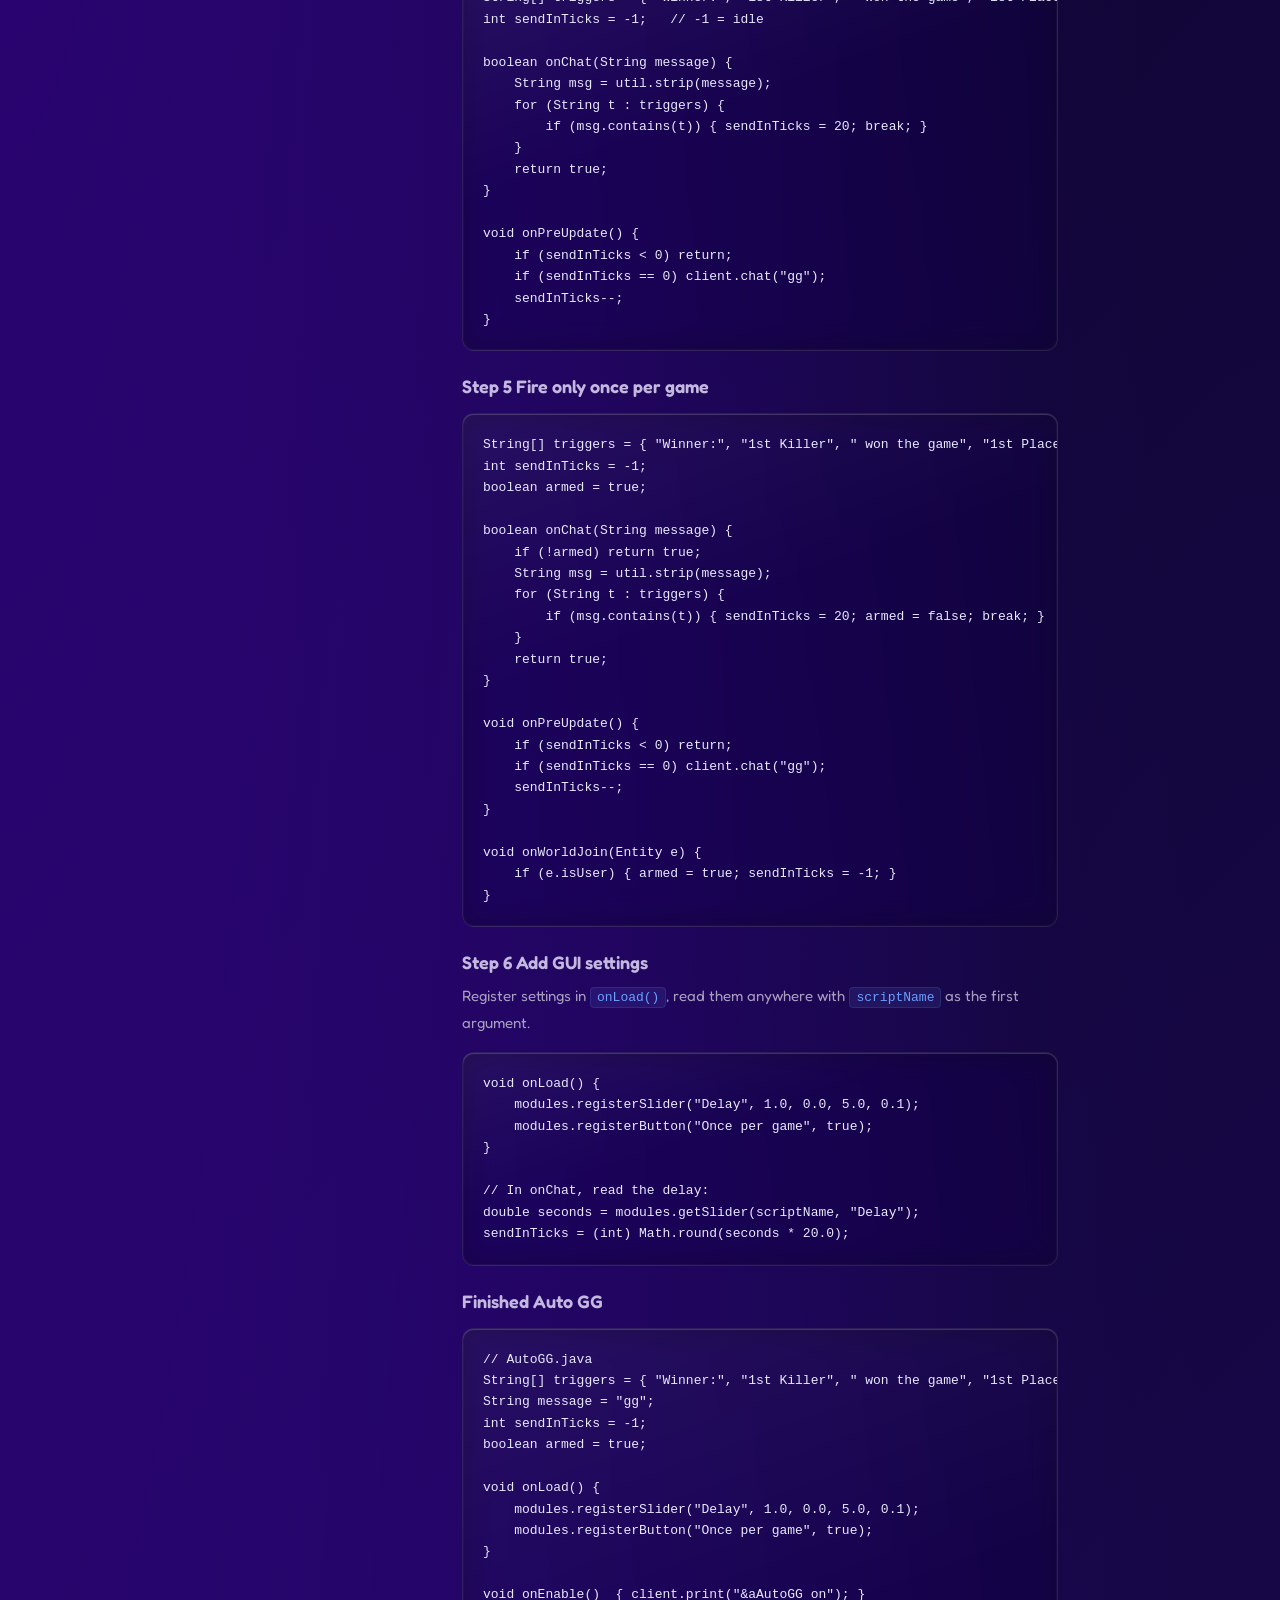
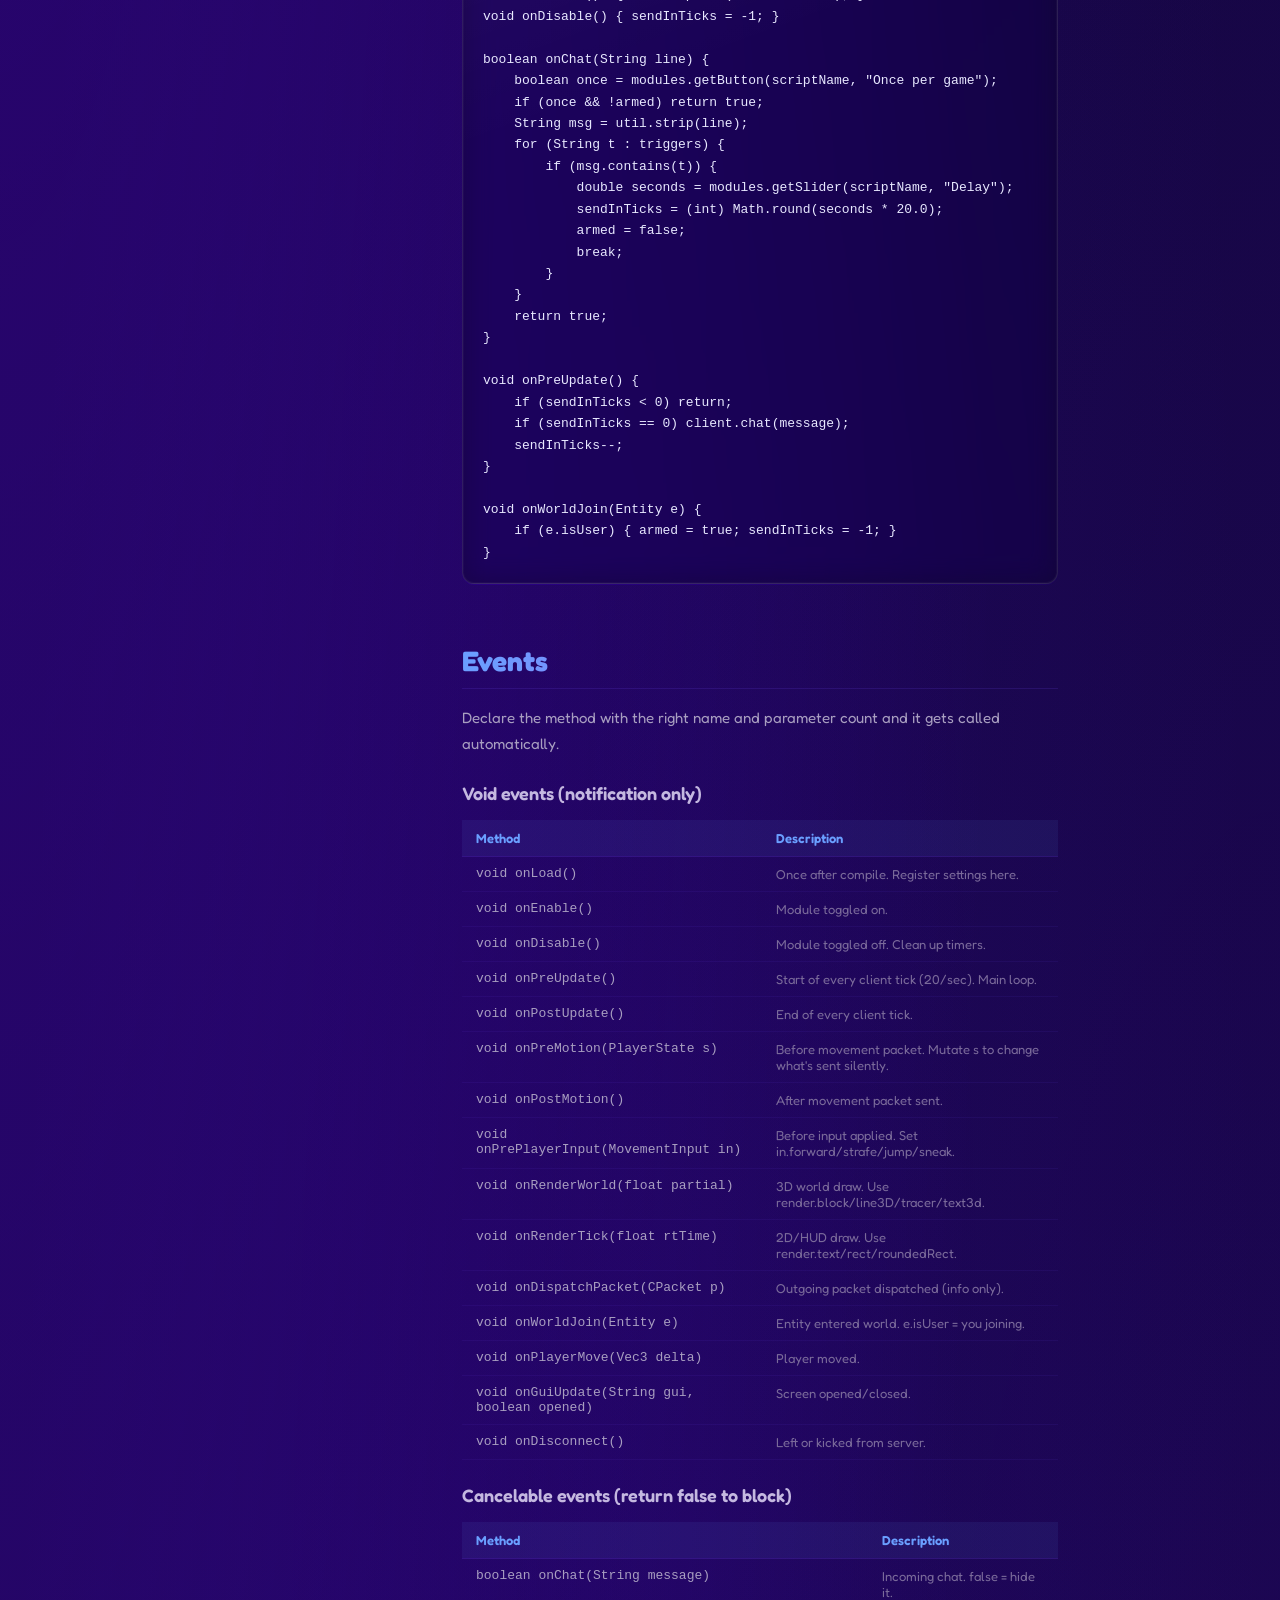
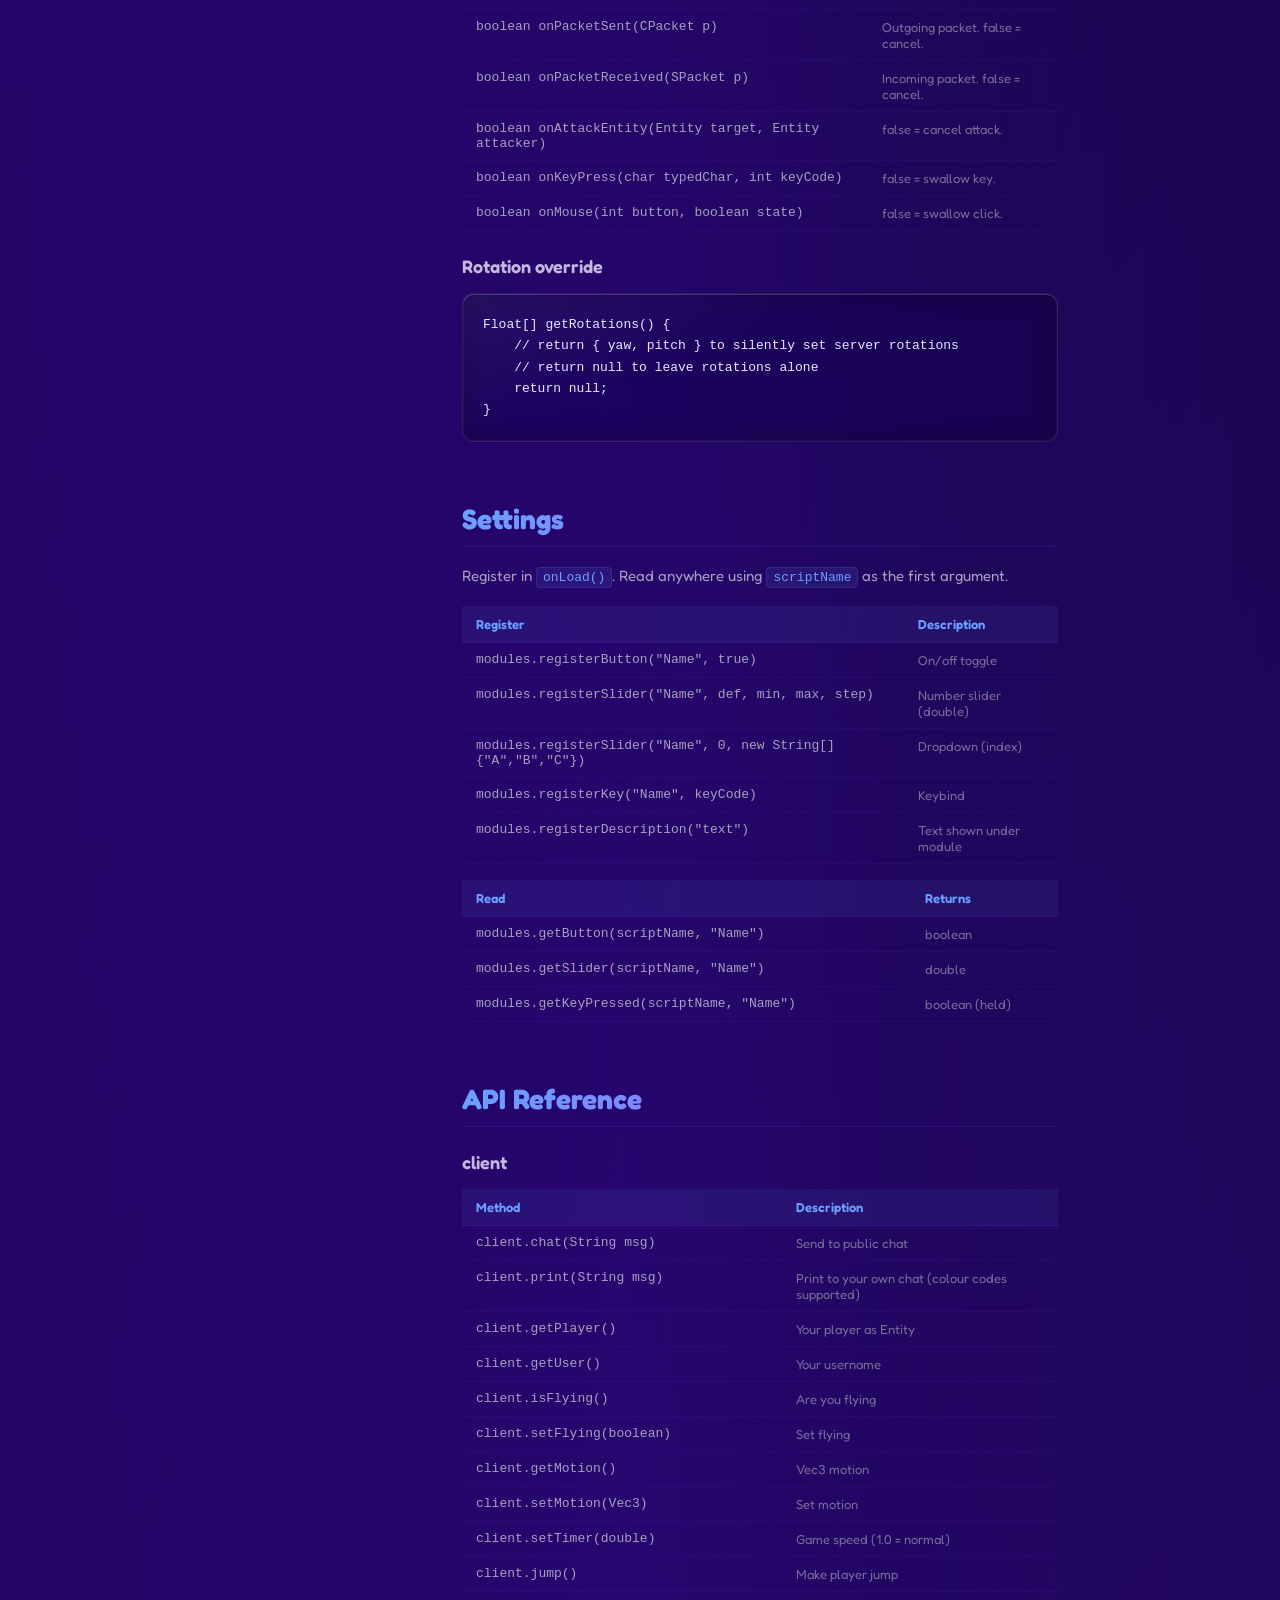
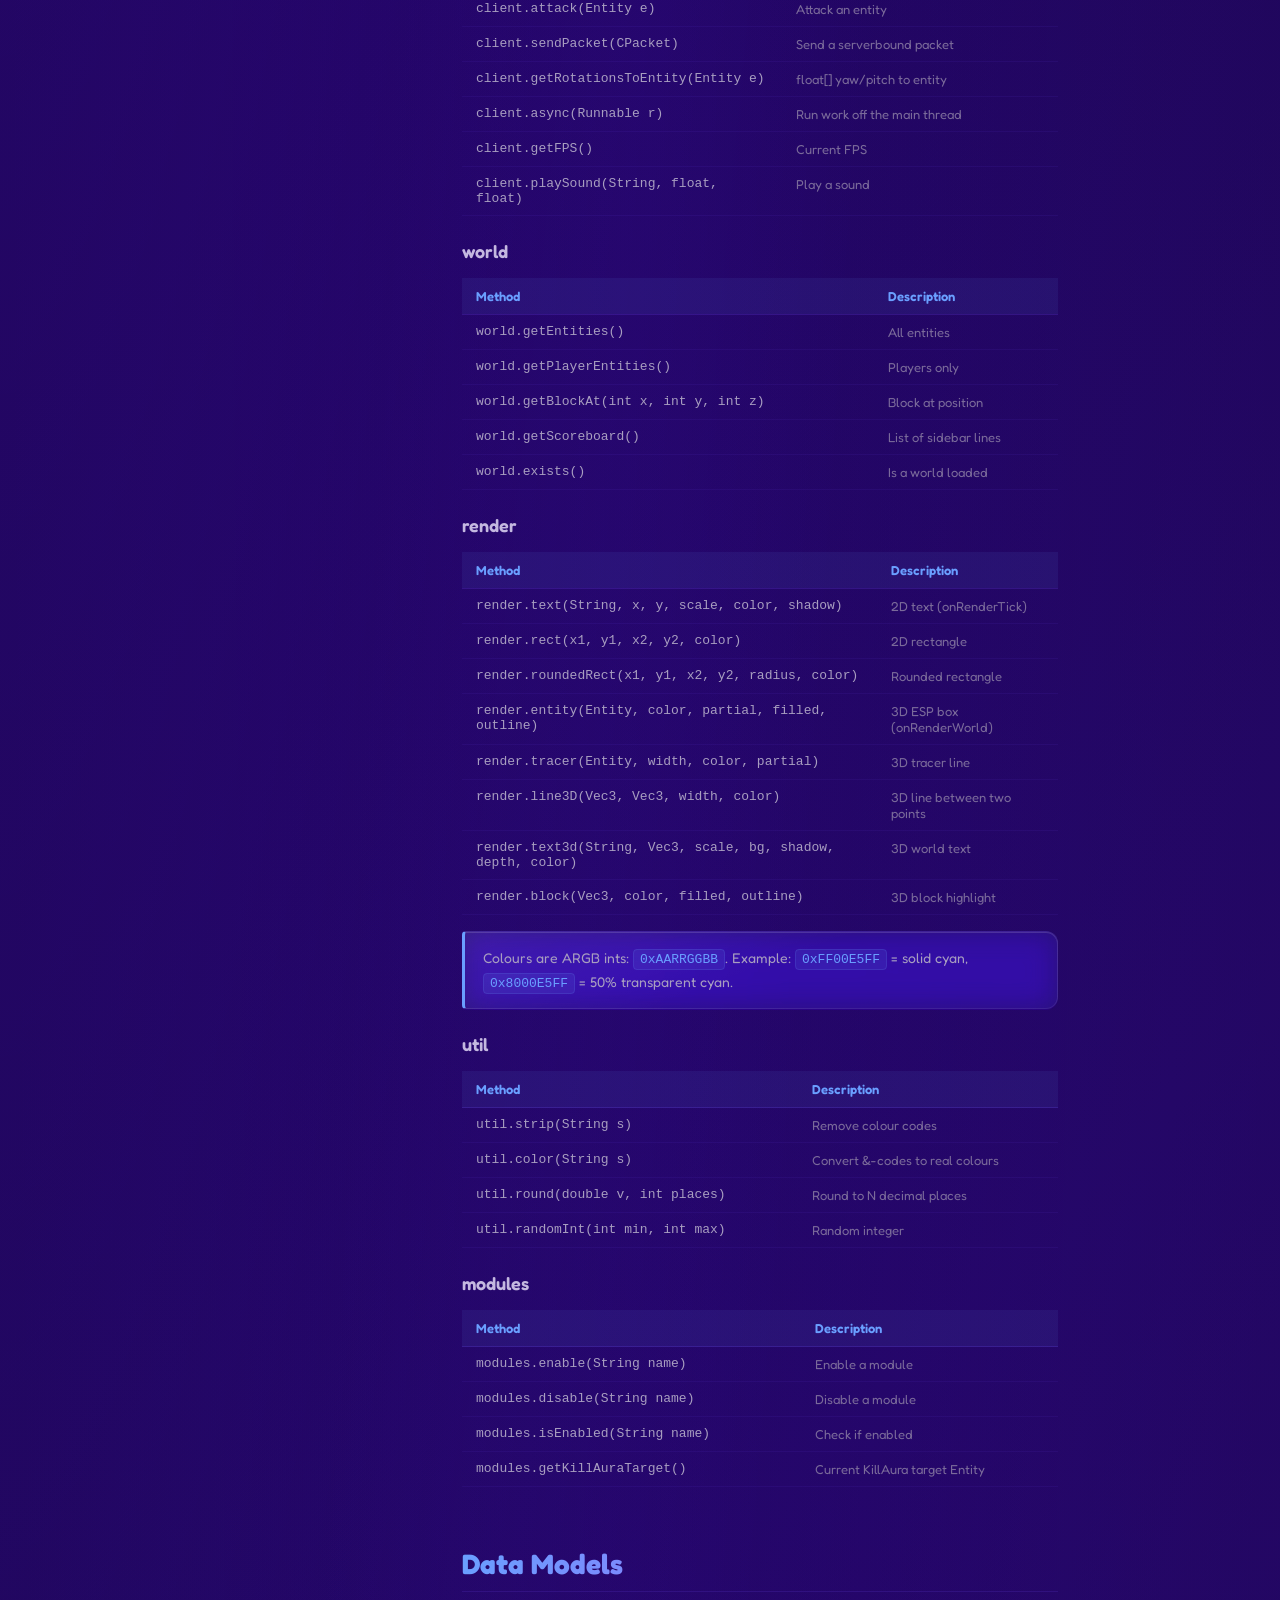
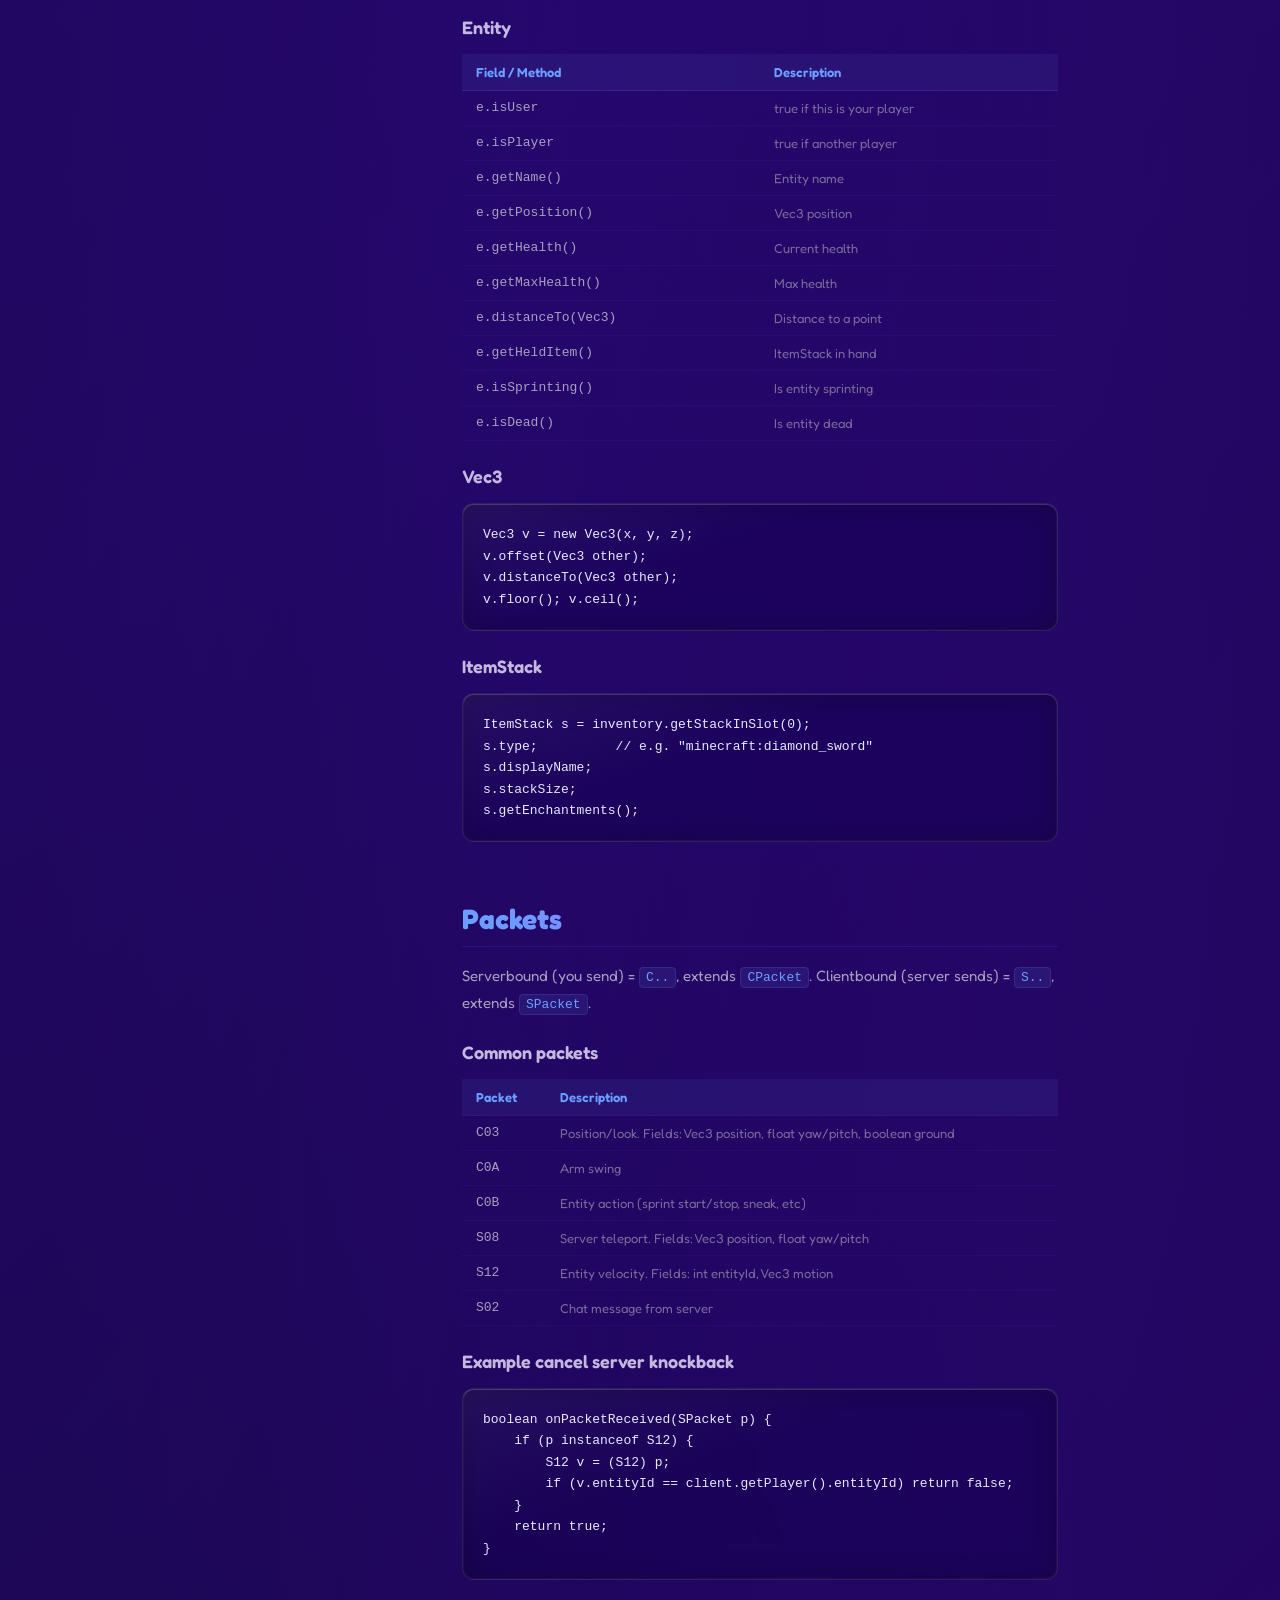
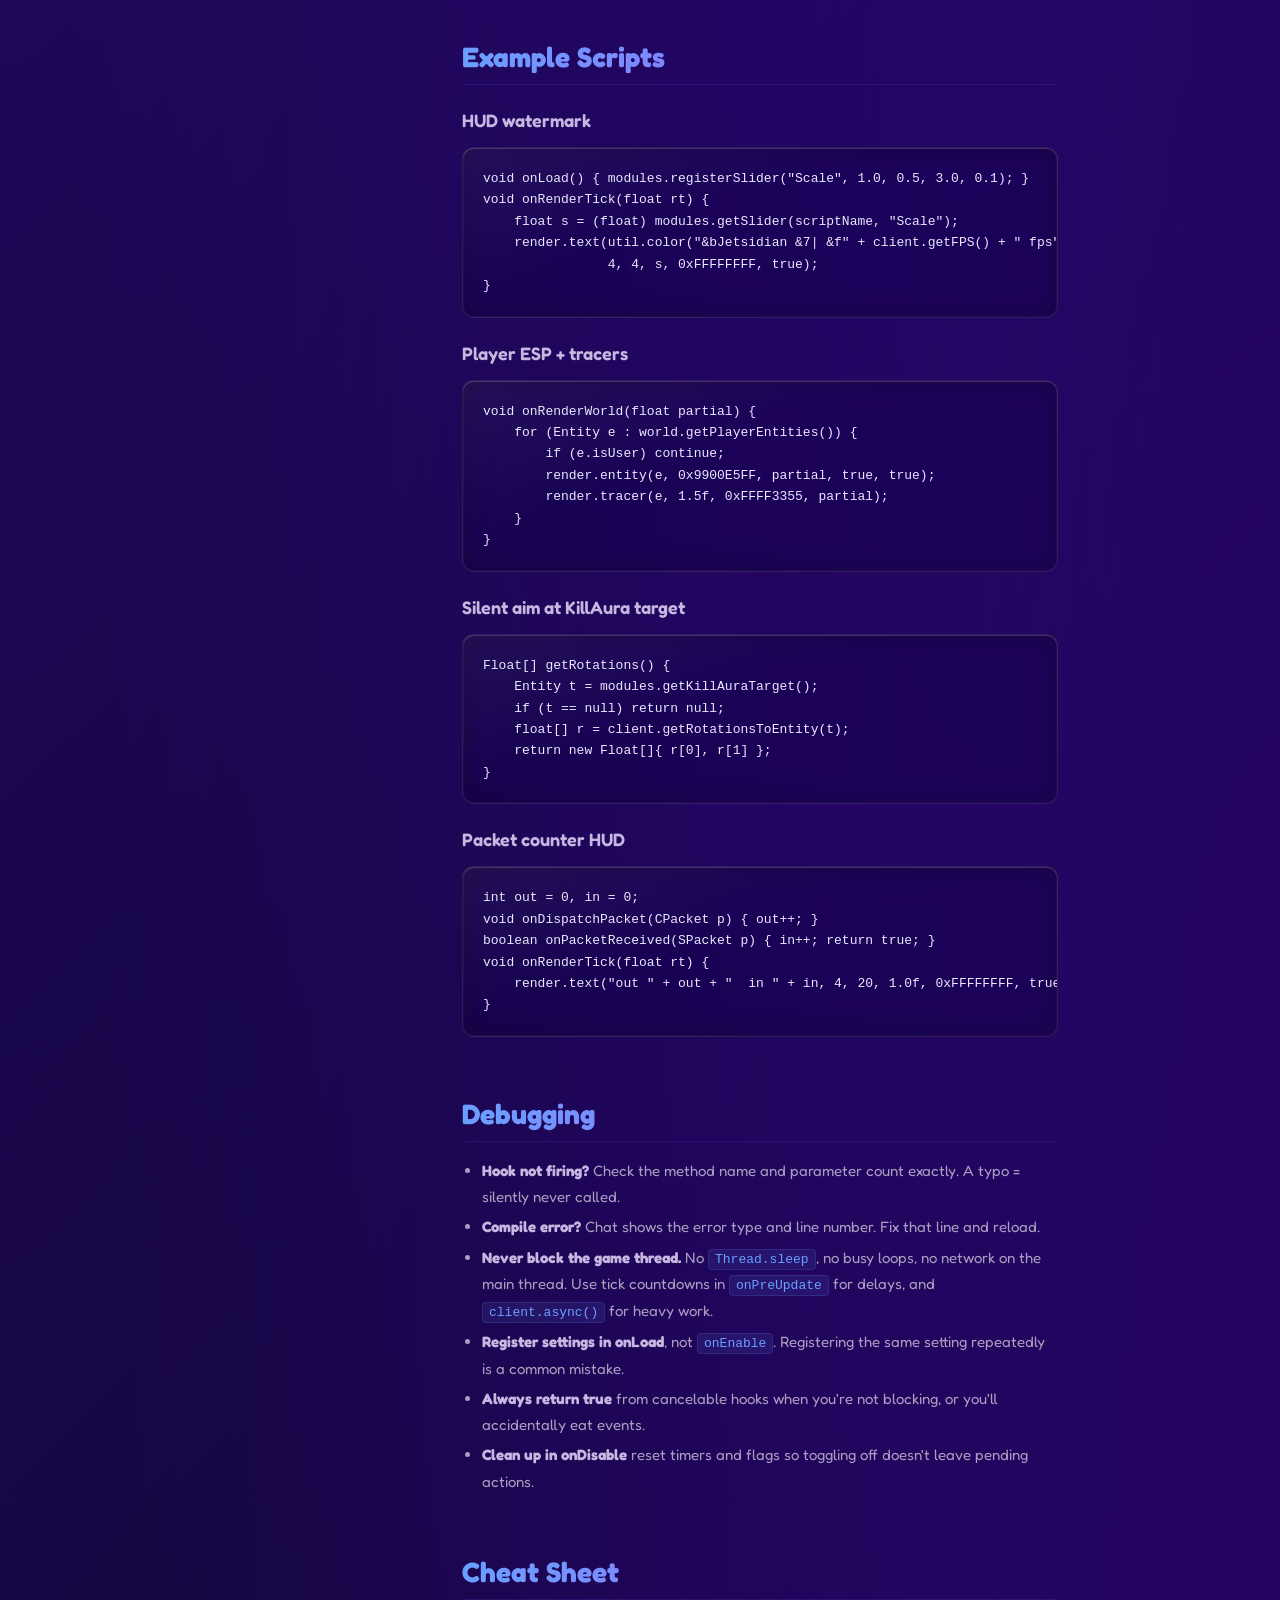
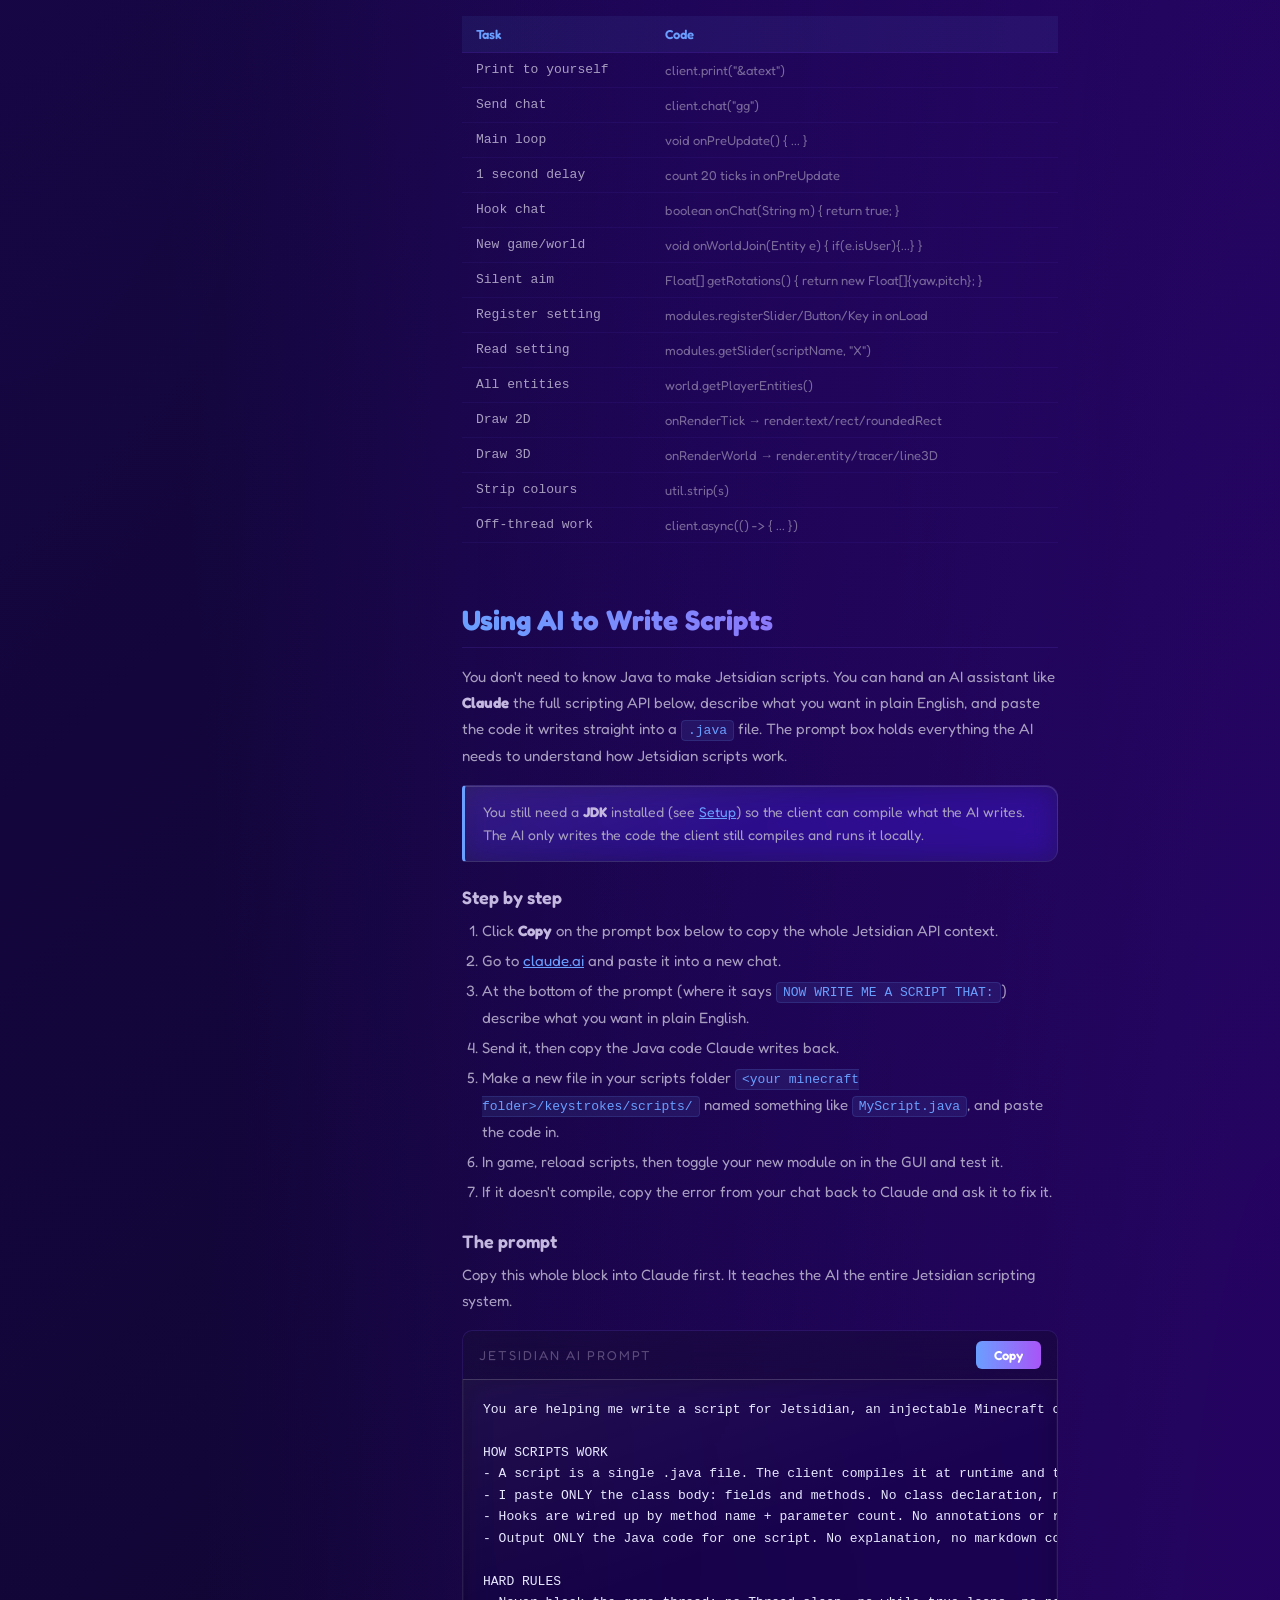
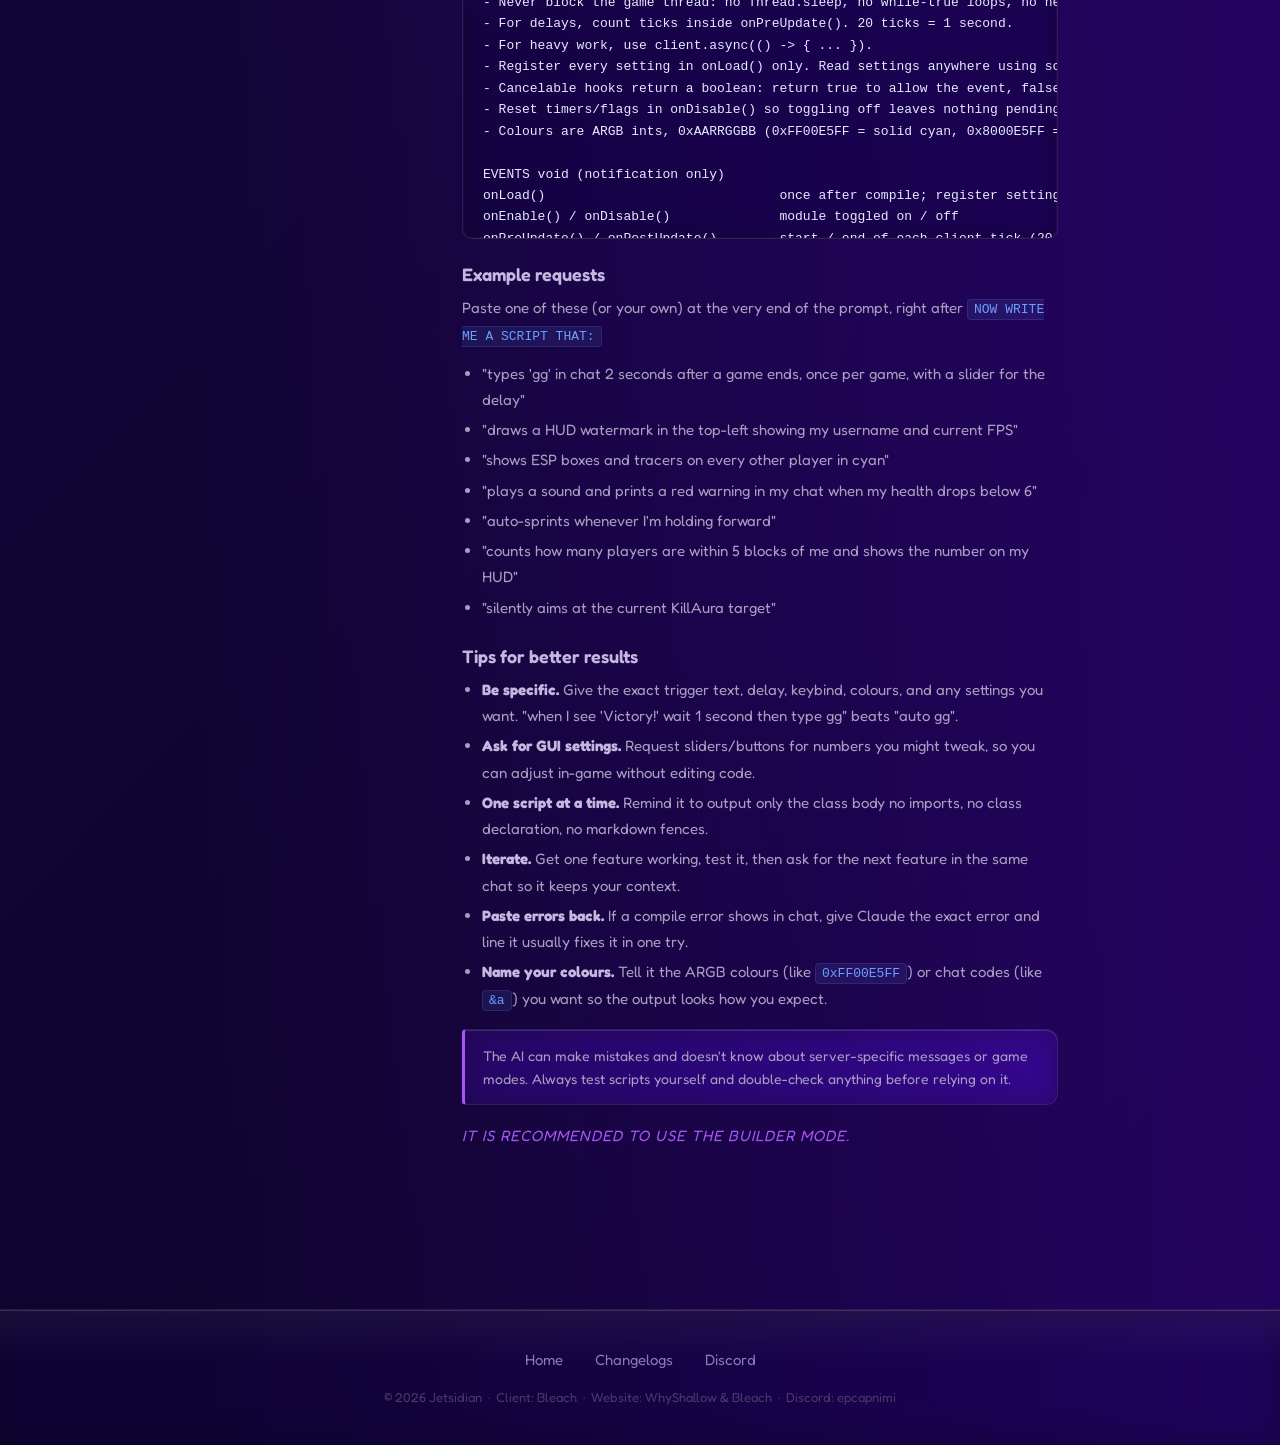
<file: docs.html>
<!DOCTYPE html>
<html lang="en">
<head>
  <meta charset="UTF-8">
  <meta name="viewport" content="width=device-width, initial-scale=1.0">
  <title>Docs | Jetsidian</title>
  <link rel="stylesheet" href="style.css">
  <style>
    .docs-wrap {
      position: relative;
      z-index: 5;
      max-width: 900px;
      width: 100%;
      margin: 0 auto;
      padding: 120px 32px 100px;
    }
 
    .docs-back {
      display: inline-flex;
      align-items: center;
      gap: 8px;
      color: #7a6a9a;
      font-family: 'Fredoka', sans-serif;
      font-size: 15px;
      text-decoration: none;
      margin-bottom: 40px;
      transition: color 0.2s;
    }
    .docs-back:hover { color: #a855f7; }
 
    .docs-hero {
      margin-bottom: 60px;
    }
    .docs-hero h1 {
      font-size: 48px;
      font-weight: 700;
      font-family: 'Fredoka', sans-serif;
      background: linear-gradient(90deg, #6a9fff, #a855f7);
      -webkit-background-clip: text;
      -webkit-text-fill-color: transparent;
      background-clip: text;
      margin-bottom: 12px;
    }
    .docs-hero p {
      color: #7a6a9a;
      font-family: 'Fredoka', sans-serif;
      font-size: 16px;
    }
 
    /* Sidebar TOC */
    .docs-layout {
      display: flex;
      gap: 40px;
      align-items: flex-start;
    }
    .docs-toc {
      position: sticky;
      top: 100px;
      min-width: 200px;
      background:
        linear-gradient(160deg, rgba(255,255,255,0.07), rgba(255,255,255,0) 45%),
        linear-gradient(160deg, rgba(25,22,45,0.32), rgba(12,10,28,0.38));
      border: 1px solid rgba(255,255,255,0.12);
      border-radius: 16px;
      padding: 20px;
      backdrop-filter: blur(20px) saturate(170%);
      -webkit-backdrop-filter: blur(20px) saturate(170%);
      box-shadow:
        inset 0 1px 0 rgba(255,255,255,0.22),
        inset 0 0 0 1px rgba(255,255,255,0.04),
        0 8px 32px rgba(0,0,0,0.3);
    }
    .docs-toc h4 {
      font-family: 'Fredoka', sans-serif;
      font-size: 13px;
      letter-spacing: 2px;
      text-transform: uppercase;
      color: #5a4a7a;
      margin-bottom: 14px;
    }
    .docs-toc a {
      display: block;
      font-family: 'Fredoka', sans-serif;
      font-size: 14px;
      color: #8a7ab0;
      text-decoration: none;
      padding: 5px 0;
      border-left: 2px solid transparent;
      padding-left: 10px;
      transition: color 0.2s, border-color 0.2s;
    }
    .docs-toc a:hover {
      color: #a855f7;
      border-left-color: #a855f7;
    }
 
    /* Content */
    .docs-content { flex: 1; min-width: 0; }
 
    .docs-section {
      margin-bottom: 60px;
    }
    .docs-section h2 {
      font-size: 28px;
      font-weight: 700;
      font-family: 'Fredoka', sans-serif;
      background: linear-gradient(90deg, #6a9fff, #a855f7);
      -webkit-background-clip: text;
      -webkit-text-fill-color: transparent;
      background-clip: text;
      margin-bottom: 16px;
      padding-bottom: 10px;
      border-bottom: 1px solid rgba(120,80,255,0.15);
    }
    .docs-section h3 {
      font-size: 18px;
      font-weight: 600;
      font-family: 'Fredoka', sans-serif;
      color: #c4b8e0;
      margin: 24px 0 10px;
    }
    .docs-section p {
      color: #a89ec0;
      font-family: 'Fredoka', sans-serif;
      font-size: 15px;
      line-height: 1.75;
      margin-bottom: 12px;
    }
    .docs-section ul, .docs-section ol {
      color: #a89ec0;
      font-family: 'Fredoka', sans-serif;
      font-size: 15px;
      line-height: 1.75;
      padding-left: 20px;
      margin-bottom: 12px;
    }
    .docs-section li { margin-bottom: 4px; }
 
    pre, code {
      font-family: 'Courier New', monospace;
    }
    pre {
      background:
        linear-gradient(160deg, rgba(255,255,255,0.05), rgba(255,255,255,0) 40%),
        rgba(10,5,32,0.5);
      border: 1px solid rgba(255,255,255,0.1);
      border-radius: 12px;
      padding: 20px;
      overflow-x: auto;
      margin: 16px 0;
      font-size: 13px;
      line-height: 1.65;
      color: #e8e8ff;
      backdrop-filter: blur(14px) saturate(160%);
      -webkit-backdrop-filter: blur(14px) saturate(160%);
      box-shadow:
        inset 0 1px 0 rgba(255,255,255,0.14),
        inset 0 0 0 1px rgba(255,255,255,0.03);
    }
    code {
      background: rgba(106,159,255,0.1);
      border: 1px solid rgba(106,159,255,0.15);
      border-radius: 4px;
      padding: 2px 6px;
      font-size: 13px;
      color: #6a9fff;
    }
    pre code {
      background: none;
      border: none;
      padding: 0;
      color: inherit;
    }
 
    .api-table {
      width: 100%;
      border-collapse: collapse;
      margin: 16px 0;
      font-size: 13px;
    }
    .api-table th {
      text-align: left;
      padding: 10px 14px;
      background: rgba(106,159,255,0.08);
      color: #6a9fff;
      font-family: 'Fredoka', sans-serif;
      font-weight: 600;
      border-bottom: 1px solid rgba(120,80,255,0.2);
    }
    .api-table td {
      padding: 9px 14px;
      color: #a89ec0;
      font-family: 'Courier New', monospace;
      border-bottom: 1px solid rgba(120,80,255,0.08);
      vertical-align: top;
    }
    .api-table td:last-child {
      font-family: 'Fredoka', sans-serif;
      color: #7a6a9a;
    }
    .api-table tr:hover td { background: rgba(106,159,255,0.04); }
 
    .callout {
      background:
        linear-gradient(160deg, rgba(255,255,255,0.06), rgba(255,255,255,0) 50%),
        rgba(106,159,255,0.08);
      border: 1px solid rgba(255,255,255,0.08);
      border-left: 3px solid #6a9fff;
      border-radius: 4px 12px 12px 4px;
      padding: 14px 18px;
      margin: 16px 0;
      color: #a89ec0;
      font-family: 'Fredoka', sans-serif;
      font-size: 14px;
      line-height: 1.65;
      backdrop-filter: blur(14px) saturate(165%);
      -webkit-backdrop-filter: blur(14px) saturate(165%);
      box-shadow: inset 0 1px 0 rgba(255,255,255,0.14);
    }
    .callout.warn {
      background: rgba(168,85,247,0.07);
      border-left-color: #a855f7;
    }
 
    /* Collapsible TOC toggle (mobile only) */
    .toc-toggle {
      display: none;
      width: 100%;
      align-items: center;
      justify-content: space-between;
      gap: 10px;
      background: none;
      border: none;
      padding: 0;
      cursor: pointer;
      font-family: 'Fredoka', sans-serif;
      font-size: 13px;
      letter-spacing: 2px;
      text-transform: uppercase;
      color: #5a4a7a;
    }
    .toc-toggle .chevron {
      font-size: 11px;
      transition: transform 0.25s ease;
    }
    .docs-toc.collapsed .toc-toggle .chevron {
      transform: rotate(-90deg);
    }

    @media (max-width: 700px) {
      html, body { overflow-x: hidden; }
      .docs-wrap {
        box-sizing: border-box;
        padding: 100px 16px 60px;
      }
      .docs-layout { flex-direction: column; gap: 24px; }
      .docs-toc {
        position: static;
        top: auto;
        min-width: unset;
        width: 100%;
        box-sizing: border-box;
        padding: 16px 18px;
      }
      .docs-toc h4 { display: none; }
      .toc-toggle { display: flex; }
      .docs-toc a { font-size: 14px; }
      .docs-toc.collapsed a { display: none; }

      .docs-hero { margin-bottom: 40px; }
      .docs-hero h1 { font-size: 34px; }
      .docs-hero p { font-size: 15px; }

      .docs-section { margin-bottom: 44px; }
      .docs-section h2 { font-size: 24px; }
      .docs-section h3 { font-size: 17px; }
      .docs-section p,
      .docs-section ul,
      .docs-section ol { font-size: 14px; }

      /* tables scroll horizontally instead of overflowing the page */
      .api-table {
        display: block;
        width: 100%;
        overflow-x: auto;
        -webkit-overflow-scrolling: touch;
        white-space: nowrap;
      }

      /* code blocks scroll horizontally */
      pre {
        padding: 16px;
        font-size: 12px;
      }
    }

    @media (max-width: 480px) {
      .docs-wrap { padding: 88px 12px 48px; }
      .docs-back { margin-bottom: 28px; font-size: 14px; }

      .docs-hero { margin-bottom: 32px; }
      .docs-hero h1 { font-size: 27px; }
      .docs-hero p { font-size: 14px; }

      .docs-toc { padding: 14px 16px; }
      .docs-toc a { font-size: 13.5px; }

      .docs-section { margin-bottom: 36px; }
      .docs-section h2 { font-size: 21px; }
      .docs-section h3 { font-size: 16px; }
      .docs-section p,
      .docs-section ul,
      .docs-section ol { font-size: 13.5px; line-height: 1.7; }

      .api-table { font-size: 12px; }
      .api-table th { padding: 8px 10px; }
      .api-table td { padding: 7px 10px; }

      pre { padding: 14px; font-size: 11.5px; border-radius: 8px; }
      code { font-size: 12px; }

      .callout { padding: 12px 14px; font-size: 13px; }
    }
  </style>
</head>
<body>
<canvas id="snow"></canvas>
<div id="orb"></div>
 
<nav>
  <div class="nav-links" id="navLinks">
    <button onclick="window.location.href='index.html'">Home</button>
    <button onclick="window.location.href='changelogs.html'">Changelogs</button>
    <button onclick="window.open('https://discord.gg/JbGbVn3HMT', '_blank')">Discord</button>
    <button onclick="openBuilder()">Builder Mode</button>
    <button id="snowToggle" onclick="toggleSnow()">White Snow</button>
  </div>
  <button class="hamburger" id="hamburger" onclick="toggleNav()" aria-label="Menu">
    <span></span><span></span><span></span>
  </button>
</nav>
 
<div class="docs-wrap">
  <a class="docs-back" href="index.html">← Back to Home</a>
 
  <div class="docs-hero">
    <h1>Documentation</h1>
    <p>Everything you need to actually use, set up and script Jetsidian.</p>
  </div>
 
  <div class="docs-layout">
 
    <!-- TOC -->
    <div class="docs-toc collapsed" id="docsToc">
      <h4>Contents</h4>
      <button class="toc-toggle" onclick="toggleToc()" aria-expanded="false" aria-controls="docsToc">
        <span>Contents</span>
        <span class="chevron">▾</span>
      </button>
      <a href="#getting-started">Getting Started</a>
      <a href="#injection">Injection</a>
      <a href="#gui">GUI & Modules</a>
      <a href="#scripting">Scripting API</a>
      <a href="#scripting-setup">Setup</a>
      <a href="#scripting-tutorial">Tutorial</a>
      <a href="#scripting-events">Events</a>
      <a href="#scripting-settings">Settings</a>
      <a href="#scripting-api-ref">API Reference</a>
      <a href="#scripting-models">Data Models</a>
      <a href="#scripting-packets">Packets</a>
      <a href="#scripting-examples">Examples</a>
      <a href="#scripting-debug">Debugging</a>
      <a href="#scripting-cheatsheet">Cheat Sheet</a>
      <a href="#scripting-ai">Using AI</a>
    </div>
 
    <!-- Content -->
    <div class="docs-content">
 
      <div class="docs-section" id="getting-started">
        <h2>Getting Started</h2>
        <p>Jetsidian is an injectable Minecraft client that runs on Lunar Client and vanilla Minecraft. You can grab access through our <a href="https://discord.gg/JbGbVn3HMT" target="_blank" style="color:#6a9fff;">Discord server</a>.</p>
        <p>Once you've got your license key, download the injector and just follow the injection guide below, its honestly really simple.</p>
      </div>
 
      <div class="docs-section" id="injection">
        <h2>Injection</h2>
        <p>Jetsidian injects directly into a running Minecraft process. Supported launchers:</p>
        <ul>
          <li>Lunar Client</li>
          <li>Badlion Client</li>
          <li>Vanilla Minecraft</li>
        </ul>
        <h3>Steps</h3>
        <ol>
          <li>Launch Minecraft through your chosen launcher and get to the main menu.</li>
          <li>Open the Jetsidian injector.</li>
          <li>Enter your license key and log in.</li>
          <li>Click Inject.</li>
          <li>Press <code>Right Shift</code> to open the module panel.</li>
        </ol>
        <div class="callout">The injector must be run as Administrator on some systems. If injection fails, right-click the injector and select "Run as administrator".</div>
      </div>
 
      <div class="docs-section" id="gui">
        <h2>GUI & Modules</h2>
        <p><strong style="color:#c4b8e0;">Right Shift</strong> opens the panel GUI. Click "Edit Positons" to drag modules to reposition them. Click a module to toggle it. Right-click for per-module settings and keybind options.</p>
        <p>A legacy GUI is also available, search "legacy GUI" in the Panel and click it. To go back to Panel, click the Panel module.</p>
      </div>
 
      <!-- ═══════════════════════════════════════════════ SCRIPTING ══ -->
      <div class="docs-section" id="scripting">
        <h2>Scripting API</h2>
        <p>Scripts are <code>.java</code> files you drop in a folder. The client compiles them while the game is running and turns each one into its own module you can toggle in the GUI. You write normal Java and get a large built-in API draw things, read the world, send packets, react to chat, move the player, and more. You can reload scripts on the fly while testing.</p>
        <div class="callout">If you've written any Java before, you already know 90% of this. If you haven't, the Auto GG tutorial below teaches you enough to get started.</div>
      </div>
 
      <div class="docs-section" id="scripting-setup">
        <h3>Setup</h3>
        <p>You need a <strong style="color:#c4b8e0;">JDK</strong> installed, not just a JRE. The client compiles your script with the real Java compiler at runtime. If only a JRE is present, scripts won't compile.</p>
        <p><strong style="color:#c4b8e0;">Where scripts live:</strong></p>
        <pre><code>%APPDATA%\.minecraft\jetsidian\scripts\</code></pre>
        <p>Every <code>.java</code> file in that folder becomes a module. Files whose name starts with an underscore (e.g. <code>_WIP.java</code>) are skipped.</p>
        <p><strong style="color:#c4b8e0;">Reload loop:</strong> edit file → reload scripts → toggle the module → test. Only changed files recompile, so reloads are fast.</p>
      </div>
 
      <div class="docs-section" id="scripting-tutorial">
        <h3>Tutorial: Build "Auto GG"</h3>
        <p>We'll build a script that automatically types "gg" in chat when a game ends, growing it step by step.</p>
 
        <h3>Step 1 Prove it loads</h3>
        <p>Create <code>AutoGG.java</code> in the scripts folder. You write only the class body no class declaration needed.</p>
        <pre><code>void onEnable() {
    client.print("&aAutoGG loaded!");
}</code></pre>
        <p>Reload scripts, enable the module. You'll see a green message in chat. <code>&a</code> = green, <code>&c</code> = red, <code>&e</code> = yellow, <code>&b</code> = aqua.</p>
 
        <h3>Step 2 Hook incoming chat</h3>
        <pre><code>boolean onChat(String message) {
    client.print("CHAT: " + message);
    return true;
}</code></pre>
        <p><code>return true</code> = let the message show. <code>return false</code> = hide it. Hooks are declared by method name + parameter count no registration needed.</p>
 
        <h3>Step 3 Detect game end</h3>
        <pre><code>String[] triggers = { "Winner:", "1st Killer", " won the game", "1st Place" };
 
boolean onChat(String message) {
    String msg = util.strip(message);   // remove colour codes first
    for (String t : triggers) {
        if (msg.contains(t)) {
            client.print("&eGame end detected!");
            break;
        }
    }
    return true;
}</code></pre>
 
        <h3>Step 4 Delayed send with tick countdown</h3>
        <p>Never sleep the main thread. Count ticks instead 20 ticks = 1 second.</p>
        <pre><code>String[] triggers = { "Winner:", "1st Killer", " won the game", "1st Place" };
int sendInTicks = -1;   // -1 = idle
 
boolean onChat(String message) {
    String msg = util.strip(message);
    for (String t : triggers) {
        if (msg.contains(t)) { sendInTicks = 20; break; }
    }
    return true;
}
 
void onPreUpdate() {
    if (sendInTicks < 0) return;
    if (sendInTicks == 0) client.chat("gg");
    sendInTicks--;
}</code></pre>
 
        <h3>Step 5 Fire only once per game</h3>
        <pre><code>String[] triggers = { "Winner:", "1st Killer", " won the game", "1st Place" };
int sendInTicks = -1;
boolean armed = true;
 
boolean onChat(String message) {
    if (!armed) return true;
    String msg = util.strip(message);
    for (String t : triggers) {
        if (msg.contains(t)) { sendInTicks = 20; armed = false; break; }
    }
    return true;
}
 
void onPreUpdate() {
    if (sendInTicks < 0) return;
    if (sendInTicks == 0) client.chat("gg");
    sendInTicks--;
}
 
void onWorldJoin(Entity e) {
    if (e.isUser) { armed = true; sendInTicks = -1; }
}</code></pre>
 
        <h3>Step 6 Add GUI settings</h3>
        <p>Register settings in <code>onLoad()</code>, read them anywhere with <code>scriptName</code> as the first argument.</p>
        <pre><code>void onLoad() {
    modules.registerSlider("Delay", 1.0, 0.0, 5.0, 0.1);
    modules.registerButton("Once per game", true);
}
 
// In onChat, read the delay:
double seconds = modules.getSlider(scriptName, "Delay");
sendInTicks = (int) Math.round(seconds * 20.0);</code></pre>
 
        <h3>Finished Auto GG</h3>
        <pre><code>// AutoGG.java
String[] triggers = { "Winner:", "1st Killer", " won the game", "1st Place" };
String message = "gg";
int sendInTicks = -1;
boolean armed = true;
 
void onLoad() {
    modules.registerSlider("Delay", 1.0, 0.0, 5.0, 0.1);
    modules.registerButton("Once per game", true);
}
 
void onEnable()  { client.print("&aAutoGG on"); }
void onDisable() { sendInTicks = -1; }
 
boolean onChat(String line) {
    boolean once = modules.getButton(scriptName, "Once per game");
    if (once && !armed) return true;
    String msg = util.strip(line);
    for (String t : triggers) {
        if (msg.contains(t)) {
            double seconds = modules.getSlider(scriptName, "Delay");
            sendInTicks = (int) Math.round(seconds * 20.0);
            armed = false;
            break;
        }
    }
    return true;
}
 
void onPreUpdate() {
    if (sendInTicks < 0) return;
    if (sendInTicks == 0) client.chat(message);
    sendInTicks--;
}
 
void onWorldJoin(Entity e) {
    if (e.isUser) { armed = true; sendInTicks = -1; }
}</code></pre>
      </div>
 
      <div class="docs-section" id="scripting-events">
        <h2>Events</h2>
        <p>Declare the method with the right name and parameter count and it gets called automatically.</p>
 
        <h3>Void events (notification only)</h3>
        <table class="api-table">
          <tr><th>Method</th><th>Description</th></tr>
          <tr><td>void onLoad()</td><td>Once after compile. Register settings here.</td></tr>
          <tr><td>void onEnable()</td><td>Module toggled on.</td></tr>
          <tr><td>void onDisable()</td><td>Module toggled off. Clean up timers.</td></tr>
          <tr><td>void onPreUpdate()</td><td>Start of every client tick (20/sec). Main loop.</td></tr>
          <tr><td>void onPostUpdate()</td><td>End of every client tick.</td></tr>
          <tr><td>void onPreMotion(PlayerState s)</td><td>Before movement packet. Mutate s to change what's sent silently.</td></tr>
          <tr><td>void onPostMotion()</td><td>After movement packet sent.</td></tr>
          <tr><td>void onPrePlayerInput(MovementInput in)</td><td>Before input applied. Set in.forward/strafe/jump/sneak.</td></tr>
          <tr><td>void onRenderWorld(float partial)</td><td>3D world draw. Use render.block/line3D/tracer/text3d.</td></tr>
          <tr><td>void onRenderTick(float rtTime)</td><td>2D/HUD draw. Use render.text/rect/roundedRect.</td></tr>
          <tr><td>void onDispatchPacket(CPacket p)</td><td>Outgoing packet dispatched (info only).</td></tr>
          <tr><td>void onWorldJoin(Entity e)</td><td>Entity entered world. e.isUser = you joining.</td></tr>
          <tr><td>void onPlayerMove(Vec3 delta)</td><td>Player moved.</td></tr>
          <tr><td>void onGuiUpdate(String gui, boolean opened)</td><td>Screen opened/closed.</td></tr>
          <tr><td>void onDisconnect()</td><td>Left or kicked from server.</td></tr>
        </table>
 
        <h3>Cancelable events (return false to block)</h3>
        <table class="api-table">
          <tr><th>Method</th><th>Description</th></tr>
          <tr><td>boolean onChat(String message)</td><td>Incoming chat. false = hide it.</td></tr>
          <tr><td>boolean onPacketSent(CPacket p)</td><td>Outgoing packet. false = cancel.</td></tr>
          <tr><td>boolean onPacketReceived(SPacket p)</td><td>Incoming packet. false = cancel.</td></tr>
          <tr><td>boolean onAttackEntity(Entity target, Entity attacker)</td><td>false = cancel attack.</td></tr>
          <tr><td>boolean onKeyPress(char typedChar, int keyCode)</td><td>false = swallow key.</td></tr>
          <tr><td>boolean onMouse(int button, boolean state)</td><td>false = swallow click.</td></tr>
        </table>
 
        <h3>Rotation override</h3>
        <pre><code>Float[] getRotations() {
    // return { yaw, pitch } to silently set server rotations
    // return null to leave rotations alone
    return null;
}</code></pre>
      </div>
 
      <div class="docs-section" id="scripting-settings">
        <h2>Settings</h2>
        <p>Register in <code>onLoad()</code>. Read anywhere using <code>scriptName</code> as the first argument.</p>
        <table class="api-table">
          <tr><th>Register</th><th>Description</th></tr>
          <tr><td>modules.registerButton("Name", true)</td><td>On/off toggle</td></tr>
          <tr><td>modules.registerSlider("Name", def, min, max, step)</td><td>Number slider (double)</td></tr>
          <tr><td>modules.registerSlider("Name", 0, new String[]{"A","B","C"})</td><td>Dropdown (index)</td></tr>
          <tr><td>modules.registerKey("Name", keyCode)</td><td>Keybind</td></tr>
          <tr><td>modules.registerDescription("text")</td><td>Text shown under module</td></tr>
        </table>
        <table class="api-table">
          <tr><th>Read</th><th>Returns</th></tr>
          <tr><td>modules.getButton(scriptName, "Name")</td><td>boolean</td></tr>
          <tr><td>modules.getSlider(scriptName, "Name")</td><td>double</td></tr>
          <tr><td>modules.getKeyPressed(scriptName, "Name")</td><td>boolean (held)</td></tr>
        </table>
      </div>
 
      <div class="docs-section" id="scripting-api-ref">
        <h2>API Reference</h2>
 
        <h3>client</h3>
        <table class="api-table">
          <tr><th>Method</th><th>Description</th></tr>
          <tr><td>client.chat(String msg)</td><td>Send to public chat</td></tr>
          <tr><td>client.print(String msg)</td><td>Print to your own chat (colour codes supported)</td></tr>
          <tr><td>client.getPlayer()</td><td>Your player as Entity</td></tr>
          <tr><td>client.getUser()</td><td>Your username</td></tr>
          <tr><td>client.isFlying()</td><td>Are you flying</td></tr>
          <tr><td>client.setFlying(boolean)</td><td>Set flying</td></tr>
          <tr><td>client.getMotion()</td><td>Vec3 motion</td></tr>
          <tr><td>client.setMotion(Vec3)</td><td>Set motion</td></tr>
          <tr><td>client.setTimer(double)</td><td>Game speed (1.0 = normal)</td></tr>
          <tr><td>client.jump()</td><td>Make player jump</td></tr>
          <tr><td>client.attack(Entity e)</td><td>Attack an entity</td></tr>
          <tr><td>client.sendPacket(CPacket)</td><td>Send a serverbound packet</td></tr>
          <tr><td>client.getRotationsToEntity(Entity e)</td><td>float[] yaw/pitch to entity</td></tr>
          <tr><td>client.async(Runnable r)</td><td>Run work off the main thread</td></tr>
          <tr><td>client.getFPS()</td><td>Current FPS</td></tr>
          <tr><td>client.playSound(String, float, float)</td><td>Play a sound</td></tr>
        </table>
 
        <h3>world</h3>
        <table class="api-table">
          <tr><th>Method</th><th>Description</th></tr>
          <tr><td>world.getEntities()</td><td>All entities</td></tr>
          <tr><td>world.getPlayerEntities()</td><td>Players only</td></tr>
          <tr><td>world.getBlockAt(int x, int y, int z)</td><td>Block at position</td></tr>
          <tr><td>world.getScoreboard()</td><td>List of sidebar lines</td></tr>
          <tr><td>world.exists()</td><td>Is a world loaded</td></tr>
        </table>
 
        <h3>render</h3>
        <table class="api-table">
          <tr><th>Method</th><th>Description</th></tr>
          <tr><td>render.text(String, x, y, scale, color, shadow)</td><td>2D text (onRenderTick)</td></tr>
          <tr><td>render.rect(x1, y1, x2, y2, color)</td><td>2D rectangle</td></tr>
          <tr><td>render.roundedRect(x1, y1, x2, y2, radius, color)</td><td>Rounded rectangle</td></tr>
          <tr><td>render.entity(Entity, color, partial, filled, outline)</td><td>3D ESP box (onRenderWorld)</td></tr>
          <tr><td>render.tracer(Entity, width, color, partial)</td><td>3D tracer line</td></tr>
          <tr><td>render.line3D(Vec3, Vec3, width, color)</td><td>3D line between two points</td></tr>
          <tr><td>render.text3d(String, Vec3, scale, bg, shadow, depth, color)</td><td>3D world text</td></tr>
          <tr><td>render.block(Vec3, color, filled, outline)</td><td>3D block highlight</td></tr>
        </table>
        <div class="callout">Colours are ARGB ints: <code>0xAARRGGBB</code>. Example: <code>0xFF00E5FF</code> = solid cyan, <code>0x8000E5FF</code> = 50% transparent cyan.</div>
 
        <h3>util</h3>
        <table class="api-table">
          <tr><th>Method</th><th>Description</th></tr>
          <tr><td>util.strip(String s)</td><td>Remove colour codes</td></tr>
          <tr><td>util.color(String s)</td><td>Convert &-codes to real colours</td></tr>
          <tr><td>util.round(double v, int places)</td><td>Round to N decimal places</td></tr>
          <tr><td>util.randomInt(int min, int max)</td><td>Random integer</td></tr>
        </table>
 
        <h3>modules</h3>
        <table class="api-table">
          <tr><th>Method</th><th>Description</th></tr>
          <tr><td>modules.enable(String name)</td><td>Enable a module</td></tr>
          <tr><td>modules.disable(String name)</td><td>Disable a module</td></tr>
          <tr><td>modules.isEnabled(String name)</td><td>Check if enabled</td></tr>
          <tr><td>modules.getKillAuraTarget()</td><td>Current KillAura target Entity</td></tr>
        </table>
      </div>
 
      <div class="docs-section" id="scripting-models">
        <h2>Data Models</h2>
 
        <h3>Entity</h3>
        <table class="api-table">
          <tr><th>Field / Method</th><th>Description</th></tr>
          <tr><td>e.isUser</td><td>true if this is your player</td></tr>
          <tr><td>e.isPlayer</td><td>true if another player</td></tr>
          <tr><td>e.getName()</td><td>Entity name</td></tr>
          <tr><td>e.getPosition()</td><td>Vec3 position</td></tr>
          <tr><td>e.getHealth()</td><td>Current health</td></tr>
          <tr><td>e.getMaxHealth()</td><td>Max health</td></tr>
          <tr><td>e.distanceTo(Vec3)</td><td>Distance to a point</td></tr>
          <tr><td>e.getHeldItem()</td><td>ItemStack in hand</td></tr>
          <tr><td>e.isSprinting()</td><td>Is entity sprinting</td></tr>
          <tr><td>e.isDead()</td><td>Is entity dead</td></tr>
        </table>
 
        <h3>Vec3</h3>
        <pre><code>Vec3 v = new Vec3(x, y, z);
v.offset(Vec3 other);
v.distanceTo(Vec3 other);
v.floor(); v.ceil();</code></pre>
 
        <h3>ItemStack</h3>
        <pre><code>ItemStack s = inventory.getStackInSlot(0);
s.type;          // e.g. "minecraft:diamond_sword"
s.displayName;
s.stackSize;
s.getEnchantments();</code></pre>
      </div>
 
      <div class="docs-section" id="scripting-packets">
        <h2>Packets</h2>
        <p>Serverbound (you send) = <code>C..</code>, extends <code>CPacket</code>. Clientbound (server sends) = <code>S..</code>, extends <code>SPacket</code>.</p>
 
        <h3>Common packets</h3>
        <table class="api-table">
          <tr><th>Packet</th><th>Description</th></tr>
          <tr><td>C03</td><td>Position/look. Fields: Vec3 position, float yaw/pitch, boolean ground</td></tr>
          <tr><td>C0A</td><td>Arm swing</td></tr>
          <tr><td>C0B</td><td>Entity action (sprint start/stop, sneak, etc)</td></tr>
          <tr><td>S08</td><td>Server teleport. Fields: Vec3 position, float yaw/pitch</td></tr>
          <tr><td>S12</td><td>Entity velocity. Fields: int entityId, Vec3 motion</td></tr>
          <tr><td>S02</td><td>Chat message from server</td></tr>
        </table>
 
        <h3>Example cancel server knockback</h3>
        <pre><code>boolean onPacketReceived(SPacket p) {
    if (p instanceof S12) {
        S12 v = (S12) p;
        if (v.entityId == client.getPlayer().entityId) return false;
    }
    return true;
}</code></pre>
      </div>
 
      <div class="docs-section" id="scripting-examples">
        <h2>Example Scripts</h2>
 
        <h3>HUD watermark</h3>
        <pre><code>void onLoad() { modules.registerSlider("Scale", 1.0, 0.5, 3.0, 0.1); }
void onRenderTick(float rt) {
    float s = (float) modules.getSlider(scriptName, "Scale");
    render.text(util.color("&bJetsidian &7| &f" + client.getFPS() + " fps"),
                4, 4, s, 0xFFFFFFFF, true);
}</code></pre>
 
        <h3>Player ESP + tracers</h3>
        <pre><code>void onRenderWorld(float partial) {
    for (Entity e : world.getPlayerEntities()) {
        if (e.isUser) continue;
        render.entity(e, 0x9900E5FF, partial, true, true);
        render.tracer(e, 1.5f, 0xFFFF3355, partial);
    }
}</code></pre>
 
        <h3>Silent aim at KillAura target</h3>
        <pre><code>Float[] getRotations() {
    Entity t = modules.getKillAuraTarget();
    if (t == null) return null;
    float[] r = client.getRotationsToEntity(t);
    return new Float[]{ r[0], r[1] };
}</code></pre>
 
        <h3>Packet counter HUD</h3>
        <pre><code>int out = 0, in = 0;
void onDispatchPacket(CPacket p) { out++; }
boolean onPacketReceived(SPacket p) { in++; return true; }
void onRenderTick(float rt) {
    render.text("out " + out + "  in " + in, 4, 20, 1.0f, 0xFFFFFFFF, true);
}</code></pre>
      </div>
 
      <div class="docs-section" id="scripting-debug">
        <h2>Debugging</h2>
        <ul>
          <li><strong style="color:#c4b8e0;">Hook not firing?</strong> Check the method name and parameter count exactly. A typo = silently never called.</li>
          <li><strong style="color:#c4b8e0;">Compile error?</strong> Chat shows the error type and line number. Fix that line and reload.</li>
          <li><strong style="color:#c4b8e0;">Never block the game thread.</strong> No <code>Thread.sleep</code>, no busy loops, no network on the main thread. Use tick countdowns in <code>onPreUpdate</code> for delays, and <code>client.async()</code> for heavy work.</li>
          <li><strong style="color:#c4b8e0;">Register settings in onLoad</strong>, not <code>onEnable</code>. Registering the same setting repeatedly is a common mistake.</li>
          <li><strong style="color:#c4b8e0;">Always return true</strong> from cancelable hooks when you're not blocking, or you'll accidentally eat events.</li>
          <li><strong style="color:#c4b8e0;">Clean up in onDisable</strong> reset timers and flags so toggling off doesn't leave pending actions.</li>
        </ul>
      </div>
 
      <div class="docs-section" id="scripting-cheatsheet">
        <h2>Cheat Sheet</h2>
        <table class="api-table">
          <tr><th>Task</th><th>Code</th></tr>
          <tr><td>Print to yourself</td><td>client.print("&atext")</td></tr>
          <tr><td>Send chat</td><td>client.chat("gg")</td></tr>
          <tr><td>Main loop</td><td>void onPreUpdate() { ... }</td></tr>
          <tr><td>1 second delay</td><td>count 20 ticks in onPreUpdate</td></tr>
          <tr><td>Hook chat</td><td>boolean onChat(String m) { return true; }</td></tr>
          <tr><td>New game/world</td><td>void onWorldJoin(Entity e) { if(e.isUser){...} }</td></tr>
          <tr><td>Silent aim</td><td>Float[] getRotations() { return new Float[]{yaw,pitch}; }</td></tr>
          <tr><td>Register setting</td><td>modules.registerSlider/Button/Key in onLoad</td></tr>
          <tr><td>Read setting</td><td>modules.getSlider(scriptName, "X")</td></tr>
          <tr><td>All entities</td><td>world.getPlayerEntities()</td></tr>
          <tr><td>Draw 2D</td><td>onRenderTick → render.text/rect/roundedRect</td></tr>
          <tr><td>Draw 3D</td><td>onRenderWorld → render.entity/tracer/line3D</td></tr>
          <tr><td>Strip colours</td><td>util.strip(s)</td></tr>
          <tr><td>Off-thread work</td><td>client.async(() -> { ... })</td></tr>
        </table>
      </div>

      <!-- ═══════════════════════════════════════════════ AI SCRIPTING ══ -->
      <div class="docs-section" id="scripting-ai">
        <h2>Using AI to Write Scripts</h2>
        <p>You don't need to know Java to make Jetsidian scripts. You can hand an AI assistant like <strong style="color:#c4b8e0;">Claude</strong> the full scripting API below, describe what you want in plain English, and paste the code it writes straight into a <code>.java</code> file. The prompt box holds everything the AI needs to understand how Jetsidian scripts work.</p>
        <div class="callout">You still need a <strong style="color:#c4b8e0;">JDK</strong> installed (see <a href="#scripting-setup" style="color:#6a9fff;">Setup</a>) so the client can compile what the AI writes. The AI only writes the code the client still compiles and runs it locally.</div>

        <h3>Step by step</h3>
        <ol>
          <li>Click <strong style="color:#c4b8e0;">Copy</strong> on the prompt box below to copy the whole Jetsidian API context.</li>
          <li>Go to <a href="https://claude.ai" target="_blank" style="color:#6a9fff;">claude.ai</a> and paste it into a new chat.</li>
          <li>At the bottom of the prompt (where it says <code>NOW WRITE ME A SCRIPT THAT:</code>) describe what you want in plain English.</li>
          <li>Send it, then copy the Java code Claude writes back.</li>
          <li>Make a new file in your scripts folder <code>&lt;your minecraft folder&gt;/keystrokes/scripts/</code> named something like <code>MyScript.java</code>, and paste the code in.</li>
          <li>In game, reload scripts, then toggle your new module on in the GUI and test it.</li>
          <li>If it doesn't compile, copy the error from your chat back to Claude and ask it to fix it.</li>
        </ol>

        <h3>The prompt</h3>
        <p>Copy this whole block into Claude first. It teaches the AI the entire Jetsidian scripting system.</p>

        <div style="position:relative; margin:16px 0;">
          <div style="display:flex; align-items:center; justify-content:space-between; gap:12px; background:linear-gradient(160deg, rgba(25,22,45,0.28), rgba(12,10,28,0.32)); border:1px solid rgba(120,80,255,0.18); border-bottom:none; border-radius:10px 10px 0 0; padding:10px 16px; backdrop-filter:blur(14px);">
            <span style="font-family:'Fredoka',sans-serif; font-size:13px; letter-spacing:2px; text-transform:uppercase; color:#5a4a7a;">Jetsidian AI Prompt</span>
            <button onclick="copyJetAiPrompt(this)" onmouseover="this.style.opacity=0.85" onmouseout="this.style.opacity=1" style="font-family:'Fredoka',sans-serif; font-size:13px; font-weight:600; color:#fff; background:linear-gradient(90deg,#6a9fff,#a855f7); border:none; border-radius:6px; padding:6px 18px; cursor:pointer; transition:opacity 0.2s; white-space:nowrap;">Copy</button>
          </div>
          <pre id="jet-ai-prompt" style="margin:0; border-top:none; border-radius:0 0 10px 10px; max-height:460px; overflow:auto;"><code>You are helping me write a script for Jetsidian, an injectable Minecraft client. Read this whole spec, then write me ONE script.

HOW SCRIPTS WORK
- A script is a single .java file. The client compiles it at runtime and turns it into a toggleable module.
- I paste ONLY the class body: fields and methods. No class declaration, no imports, no package line.
- Hooks are wired up by method name + parameter count. No annotations or registration. A misspelled hook name silently never runs.
- Output ONLY the Java code for one script. No explanation, no markdown code fences.

HARD RULES
- Never block the game thread: no Thread.sleep, no while-true loops, no networking on the main thread.
- For delays, count ticks inside onPreUpdate(). 20 ticks = 1 second.
- For heavy work, use client.async(() -&gt; { ... }).
- Register every setting in onLoad() only. Read settings anywhere using scriptName as the first argument.
- Cancelable hooks return a boolean: return true to allow the event, false to block it. Always return true when you are not blocking.
- Reset timers/flags in onDisable() so toggling off leaves nothing pending.
- Colours are ARGB ints, 0xAARRGGBB (0xFF00E5FF = solid cyan, 0x8000E5FF = 50% cyan). Chat colour codes use &amp;: &amp;a green, &amp;c red, &amp;e yellow, &amp;b aqua.

EVENTS void (notification only)
onLoad()                              once after compile; register settings here
onEnable() / onDisable()              module toggled on / off
onPreUpdate() / onPostUpdate()        start / end of each client tick (20/sec) main loop
onPreMotion(PlayerState s)            before movement packet; mutate s to change it silently
onPostMotion()
onPrePlayerInput(MovementInput in)    set in.forward / in.strafe / in.jump / in.sneak
onRenderWorld(float partial)          3D draw: render.entity / tracer / line3D / text3d / block
onRenderTick(float rtTime)            2D/HUD draw: render.text / rect / roundedRect
onDispatchPacket(CPacket p)           outgoing packet dispatched (info only)
onWorldJoin(Entity e)                 entity entered world; e.isUser = you joining
onPlayerMove(Vec3 delta)
onGuiUpdate(String gui, boolean opened)
onDisconnect()

EVENTS boolean (return false to cancel)
onChat(String message)                incoming chat; false = hide it
onPacketSent(CPacket p)               outgoing packet; false = cancel
onPacketReceived(SPacket p)           incoming packet; false = cancel
onAttackEntity(Entity target, Entity attacker)   false = cancel attack
onKeyPress(char typedChar, int keyCode)          false = swallow key
onMouse(int button, boolean state)               false = swallow click

ROTATION OVERRIDE
Float[] getRotations()  return new Float[]{ yaw, pitch } to silently set server rotations, or null to leave them alone.

SETTINGS
Register (in onLoad):
  modules.registerButton("Name", true)
  modules.registerSlider("Name", def, min, max, step)
  modules.registerSlider("Name", 0, new String[]{"A","B","C"})   // dropdown, value is the index
  modules.registerKey("Name", keyCode)
  modules.registerDescription("text")
Read (anywhere):
  modules.getButton(scriptName, "Name")        -&gt; boolean
  modules.getSlider(scriptName, "Name")         -&gt; double
  modules.getKeyPressed(scriptName, "Name")     -&gt; boolean (held)

API client
client.chat(String)                send to public chat
client.print(String)               print to your own chat (colour codes work)
client.getPlayer()                 your player as Entity
client.getUser()                   your username
client.isFlying() / client.setFlying(boolean)
client.getMotion() / client.setMotion(Vec3)     Vec3 motion
client.setTimer(double)            game speed (1.0 = normal)
client.jump()                      make the player jump
client.attack(Entity)              attack an entity
client.sendPacket(CPacket)         send a serverbound packet
client.getRotationsToEntity(Entity)   -&gt; float[] { yaw, pitch }
client.async(Runnable)             run work off the main thread
client.getFPS()
client.playSound(String, float, float)

API world
world.getEntities()                all entities
world.getPlayerEntities()          players only
world.getBlockAt(int x, int y, int z)
world.getScoreboard()              list of sidebar lines
world.exists()                     is a world loaded

API render
render.text(String, x, y, scale, color, shadow)                2D text (onRenderTick)
render.rect(x1, y1, x2, y2, color)
render.roundedRect(x1, y1, x2, y2, radius, color)
render.entity(Entity, color, partial, filled, outline)         3D ESP box (onRenderWorld)
render.tracer(Entity, width, color, partial)
render.line3D(Vec3, Vec3, width, color)
render.text3d(String, Vec3, scale, bg, shadow, depth, color)
render.block(Vec3, color, filled, outline)

API util
util.strip(String)                 remove colour codes
util.color(String)                 convert &amp;-codes to real colours
util.round(double, int places)
util.randomInt(int min, int max)

API modules
modules.enable(String) / modules.disable(String) / modules.isEnabled(String)
modules.getKillAuraTarget()        -&gt; current KillAura target Entity (may be null)

DATA MODELS
Entity:  e.isUser, e.isPlayer, e.getName(), e.getPosition() -&gt; Vec3, e.getHealth(),
         e.getMaxHealth(), e.distanceTo(Vec3), e.getHeldItem() -&gt; ItemStack,
         e.isSprinting(), e.isDead(), e.entityId
Vec3:    new Vec3(x, y, z); v.offset(Vec3); v.distanceTo(Vec3); v.floor(); v.ceil()
ItemStack: s.type ("minecraft:diamond_sword"), s.displayName, s.stackSize, s.getEnchantments()

PACKETS  (serverbound C.. extend CPacket, clientbound S.. extend SPacket)
C03  position/look   Vec3 position, float yaw/pitch, boolean ground
C0A  arm swing
C0B  entity action   sprint start/stop, sneak, etc
S08  server teleport Vec3 position, float yaw/pitch
S12  entity velocity int entityId, Vec3 motion
S02  server chat message

REFERENCE EXAMPLE "Auto GG" (types gg once, a moment after a game ends):
String[] triggers = { "Winner:", "1st Killer", " won the game", "1st Place" };
int sendInTicks = -1;
boolean armed = true;

void onLoad() {
    modules.registerSlider("Delay", 1.0, 0.0, 5.0, 0.1);
    modules.registerButton("Once per game", true);
}

void onEnable()  { client.print("&amp;aAutoGG on"); }
void onDisable() { sendInTicks = -1; }

boolean onChat(String line) {
    boolean once = modules.getButton(scriptName, "Once per game");
    if (once &amp;&amp; !armed) return true;
    String msg = util.strip(line);
    for (String t : triggers) {
        if (msg.contains(t)) {
            double seconds = modules.getSlider(scriptName, "Delay");
            sendInTicks = (int) Math.round(seconds * 20.0);
            armed = false;
            break;
        }
    }
    return true;
}

void onPreUpdate() {
    if (sendInTicks &lt; 0) return;
    if (sendInTicks == 0) client.chat("gg");
    sendInTicks--;
}

void onWorldJoin(Entity e) {
    if (e.isUser) { armed = true; sendInTicks = -1; }
}

NOW WRITE ME A SCRIPT THAT:
&lt;describe what you want here&gt;</code></pre>
        </div>

        <h3>Example requests</h3>
        <p>Paste one of these (or your own) at the very end of the prompt, right after <code>NOW WRITE ME A SCRIPT THAT:</code></p>
        <ul>
          <li>"types 'gg' in chat 2 seconds after a game ends, once per game, with a slider for the delay"</li>
          <li>"draws a HUD watermark in the top-left showing my username and current FPS"</li>
          <li>"shows ESP boxes and tracers on every other player in cyan"</li>
          <li>"plays a sound and prints a red warning in my chat when my health drops below 6"</li>
          <li>"auto-sprints whenever I'm holding forward"</li>
          <li>"counts how many players are within 5 blocks of me and shows the number on my HUD"</li>
          <li>"silently aims at the current KillAura target"</li>
        </ul>

        <h3>Tips for better results</h3>
        <ul>
          <li><strong style="color:#c4b8e0;">Be specific.</strong> Give the exact trigger text, delay, keybind, colours, and any settings you want. "when I see 'Victory!' wait 1 second then type gg" beats "auto gg".</li>
          <li><strong style="color:#c4b8e0;">Ask for GUI settings.</strong> Request sliders/buttons for numbers you might tweak, so you can adjust in-game without editing code.</li>
          <li><strong style="color:#c4b8e0;">One script at a time.</strong> Remind it to output only the class body no imports, no class declaration, no markdown fences.</li>
          <li><strong style="color:#c4b8e0;">Iterate.</strong> Get one feature working, test it, then ask for the next feature in the same chat so it keeps your context.</li>
          <li><strong style="color:#c4b8e0;">Paste errors back.</strong> If a compile error shows in chat, give Claude the exact error and line it usually fixes it in one try.</li>
          <li><strong style="color:#c4b8e0;">Name your colours.</strong> Tell it the ARGB colours (like <code>0xFF00E5FF</code>) or chat codes (like <code>&amp;a</code>) you want so the output looks how you expect.</li>
        </ul>

        <div class="callout warn">The AI can make mistakes and doesn't know about server-specific messages or game modes. Always test scripts yourself and double-check anything before relying on it.</div>

        <p onclick="openBuilder()" style="font-style:italic; text-transform:uppercase; letter-spacing:1px; color:#a855f7; font-family:'Fredoka',sans-serif; font-size:15px; margin-top:18px; cursor:pointer;">It is recommended to use the Builder Mode.</p>
      </div>

      <script>
        function copyJetAiPrompt(btn) {
          var el = document.getElementById('jet-ai-prompt');
          var text = el.innerText;
          var label = btn.getAttribute('data-label');
          if (label === null) { label = btn.textContent; btn.setAttribute('data-label', label); }
          function done() { btn.textContent = 'Copied!'; setTimeout(function () { btn.textContent = label; }, 1500); }
          function fallback() {
            var ta = document.createElement('textarea');
            ta.value = text;
            ta.style.position = 'fixed';
            ta.style.opacity = '0';
            document.body.appendChild(ta);
            ta.select();
            try { document.execCommand('copy'); } catch (e) {}
            document.body.removeChild(ta);
            done();
          }
          if (navigator.clipboard && navigator.clipboard.writeText) {
            navigator.clipboard.writeText(text).then(done, fallback);
          } else {
            fallback();
          }
        }
      </script>

    </div><!-- /docs-content -->
  </div><!-- /docs-layout -->
</div><!-- /docs-wrap -->
 
<footer class="site-footer">
  <div class="footer-inner">
    <div class="footer-links">
      <a href="index.html">Home</a>
      <a href="changelogs.html">Changelogs</a>
      <a href="https://discord.gg/JbGbVn3HMT" target="_blank">Discord</a>
    </div>
    <p class="footer-copy">© 2026 Jetsidian &nbsp;·&nbsp; Client: Bleach &nbsp;·&nbsp; Website: WhyShallow &amp; Bleach &nbsp;·&nbsp; Discord: epcapnimi</p>
  </div>
</footer>

<!-- ═══════════════════════════════════════════════ BUILDER MODE ══ -->
<style>
  #builderOverlay {
    position: fixed;
    inset: 0;
    z-index: 1000;
    display: none;
    flex-direction: column;
    background:
      radial-gradient(ellipse at top left, rgba(100, 0, 255, 0.35) 0%, transparent 60%),
      radial-gradient(ellipse at bottom right, rgba(80, 0, 200, 0.30) 0%, transparent 60%),
      linear-gradient(135deg, #0a0520 0%, #12063a 30%, #1a0850 60%, #0d0428 100%);
    backdrop-filter: blur(6px) saturate(160%);
    -webkit-backdrop-filter: blur(6px) saturate(160%);
  }
  #builderOverlay.open { display: flex; }

  .builder-topbar {
    display: flex;
    align-items: center;
    justify-content: space-between;
    gap: 16px;
    padding: 14px 22px;
    background:
      linear-gradient(180deg, rgba(255,255,255,0.08), rgba(255,255,255,0) 60%),
      linear-gradient(160deg, rgba(25,22,45,0.45), rgba(12,10,28,0.52));
    border-bottom: 1px solid rgba(255,255,255,0.1);
    backdrop-filter: blur(22px) saturate(175%);
    -webkit-backdrop-filter: blur(22px) saturate(175%);
    box-shadow: inset 0 1px 0 rgba(255,255,255,0.18);
    flex-shrink: 0;
  }
  .builder-title {
    display: flex;
    align-items: center;
    gap: 12px;
    font-family: 'Fredoka', sans-serif;
    font-size: 22px;
    font-weight: 700;
    background: linear-gradient(90deg, #6a9fff, #a855f7);
    -webkit-background-clip: text;
    -webkit-text-fill-color: transparent;
    background-clip: text;
  }
  .builder-title .builder-dot {
    width: 10px; height: 10px;
    border-radius: 50%;
    background: linear-gradient(135deg, #6a9fff, #a855f7);
    box-shadow: 0 0 12px rgba(138,43,226,0.7);
  }
  .builder-close {
    width: 38px; height: 38px;
    display: flex;
    align-items: center;
    justify-content: center;
    background: linear-gradient(160deg, rgba(25,22,45,0.4), rgba(12,10,28,0.5));
    border: 1px solid rgba(120,80,255,0.25);
    border-radius: 8px;
    color: #c4b8e0;
    font-family: 'Fredoka', sans-serif;
    font-size: 20px;
    line-height: 1;
    cursor: pointer;
    transition: color 0.2s, border-color 0.2s, transform 0.2s, box-shadow 0.2s;
  }
  .builder-close:hover {
    color: #fff;
    border-color: rgba(168,85,247,0.55);
    transform: translateY(-1px);
    box-shadow: 0 4px 18px rgba(138,43,226,0.4);
  }

  .builder-body {
    flex: 1;
    display: flex;
    gap: 16px;
    padding: 16px;
    min-height: 0;
  }

  .builder-panel {
    flex: 1;
    display: flex;
    flex-direction: column;
    min-width: 0;
    min-height: 0;
    background:
      linear-gradient(160deg, rgba(255,255,255,0.06), rgba(255,255,255,0) 42%),
      linear-gradient(160deg, rgba(25,22,45,0.32), rgba(12,10,28,0.38));
    border: 1px solid rgba(255,255,255,0.12);
    border-radius: 18px;
    backdrop-filter: blur(22px) saturate(170%);
    -webkit-backdrop-filter: blur(22px) saturate(170%);
    box-shadow:
      inset 0 1px 0 rgba(255,255,255,0.2),
      inset 0 0 0 1px rgba(255,255,255,0.04),
      0 8px 32px rgba(0,0,0,0.3);
    overflow: hidden;
  }

  .builder-panel-head {
    display: flex;
    align-items: center;
    justify-content: space-between;
    gap: 12px;
    flex-wrap: wrap;
    padding: 12px 16px;
    border-bottom: 1px solid rgba(120,80,255,0.15);
    flex-shrink: 0;
  }
  .builder-panel-head .builder-label {
    font-family: 'Fredoka', sans-serif;
    font-size: 12px;
    letter-spacing: 2px;
    text-transform: uppercase;
    color: #5a4a7a;
  }

  .builder-btn {
    font-family: 'Fredoka', sans-serif;
    font-size: 13px;
    font-weight: 600;
    color: #fff;
    background:
      linear-gradient(180deg, rgba(255,255,255,0.22), rgba(255,255,255,0) 55%),
      linear-gradient(90deg, #6a9fff, #a855f7);
    border: 1px solid rgba(255,255,255,0.2);
    border-radius: 8px;
    padding: 7px 16px;
    cursor: pointer;
    box-shadow: inset 0 1px 0 rgba(255,255,255,0.4);
    transition: transform 0.2s, box-shadow 0.2s, filter 0.2s;
    white-space: nowrap;
  }
  .builder-btn:hover {
    filter: brightness(1.08);
    transform: translateY(-1px);
    box-shadow:
      inset 0 1px 0 rgba(255,255,255,0.5),
      0 4px 16px rgba(138,43,226,0.45);
  }
  .builder-btn.ghost {
    background: linear-gradient(160deg, rgba(25,22,45,0.4), rgba(12,10,28,0.5));
    border: 1px solid rgba(120,80,255,0.28);
    color: #c4b8e0;
  }
  .builder-btn.ghost:hover { color: #fff; border-color: rgba(168,85,247,0.55); }

  .builder-filename {
    flex: 1;
    min-width: 140px;
    font-family: 'Courier New', monospace;
    font-size: 13px;
    color: #e8e8ff;
    background: rgba(10,5,32,0.6);
    border: 1px solid rgba(120,80,255,0.2);
    border-radius: 6px;
    padding: 7px 12px;
    outline: none;
    transition: border-color 0.2s;
  }
  .builder-filename:focus { border-color: rgba(106,159,255,0.55); }

  /* ── Editor ── */
  .builder-editor-wrap {
    flex: 1;
    display: flex;
    min-height: 0;
    background: rgba(10,5,32,0.6);
    overflow: hidden;
  }
  .builder-gutter {
    flex-shrink: 0;
    padding: 14px 10px 14px 14px;
    margin: 0;
    text-align: right;
    font-family: 'Courier New', monospace;
    font-size: 13px;
    line-height: 1.6;
    color: #4a3a6a;
    background: rgba(10,5,32,0.55);
    border-right: 1px solid rgba(120,80,255,0.12);
    overflow: hidden;
    white-space: pre;
    user-select: none;
  }
  #builderCode {
    flex: 1;
    min-width: 0;
    resize: none;
    border: none;
    outline: none;
    padding: 14px 16px;
    margin: 0;
    font-family: 'Courier New', monospace;
    font-size: 13px;
    line-height: 1.6;
    color: #e8e8ff;
    background: transparent;
    white-space: pre;
    overflow: auto;
    tab-size: 4;
    -moz-tab-size: 4;
  }
  #builderCode::placeholder { color: #4a3a6a; }

  /* ── AI panel ── */
  .builder-apikey-row {
    display: flex;
    gap: 10px;
    align-items: center;
    padding: 10px 16px;
    border-bottom: 1px solid rgba(120,80,255,0.12);
    flex-shrink: 0;
  }
  .builder-apikey-row input {
    flex: 1;
    min-width: 0;
    font-family: 'Courier New', monospace;
    font-size: 12px;
    color: #e8e8ff;
    background: rgba(10,5,32,0.6);
    border: 1px solid rgba(120,80,255,0.2);
    border-radius: 6px;
    padding: 7px 12px;
    outline: none;
    transition: border-color 0.2s;
  }
  .builder-apikey-row input:focus { border-color: rgba(106,159,255,0.55); }
  .builder-apikey-row input:disabled { opacity: 0.5; cursor: not-allowed; }
  .builder-apikey-row .builder-key-label {
    font-family: 'Fredoka', sans-serif;
    font-size: 12px;
    letter-spacing: 1px;
    text-transform: uppercase;
    color: #5a4a7a;
    white-space: nowrap;
  }

  .builder-chat {
    flex: 1;
    overflow-y: auto;
    padding: 16px;
    display: flex;
    flex-direction: column;
    gap: 14px;
    min-height: 0;
  }
  .builder-msg {
    max-width: 92%;
    padding: 11px 14px;
    border-radius: 12px;
    font-family: 'Fredoka', sans-serif;
    font-size: 14px;
    line-height: 1.6;
    white-space: pre-wrap;
    word-break: break-word;
  }
  .builder-msg.user {
    align-self: flex-end;
    background: linear-gradient(135deg, rgba(74,0,224,0.35), rgba(142,45,226,0.35));
    border: 1px solid rgba(150,100,255,0.3);
    color: #e9e2ff;
  }
  .builder-msg.ai {
    align-self: flex-start;
    background: linear-gradient(160deg, rgba(25,22,45,0.5), rgba(12,10,28,0.55));
    border: 1px solid rgba(120,80,255,0.2);
    color: #c4b8e0;
    width: 92%;
  }
  .builder-msg.system-note {
    align-self: center;
    background: rgba(106,159,255,0.07);
    border: 1px solid rgba(106,159,255,0.15);
    color: #8a7ab0;
    font-size: 13px;
    text-align: center;
  }
  .builder-msg.ai pre {
    margin: 8px 0 0;
    padding: 12px;
    background: rgba(10,5,32,0.6);
    border: 1px solid rgba(120,80,255,0.15);
    border-radius: 8px;
    overflow-x: auto;
    font-family: 'Courier New', monospace;
    font-size: 12px;
    line-height: 1.55;
    color: #e8e8ff;
    white-space: pre;
  }
  .builder-msg .builder-insert {
    margin-top: 10px;
    font-family: 'Fredoka', sans-serif;
    font-size: 12px;
    font-weight: 600;
    color: #fff;
    background: linear-gradient(90deg, #6a9fff, #a855f7);
    border: none;
    border-radius: 6px;
    padding: 6px 14px;
    cursor: pointer;
    transition: opacity 0.2s, transform 0.2s, box-shadow 0.2s;
  }
  .builder-msg .builder-insert:hover {
    opacity: 0.92;
    transform: translateY(-1px);
    box-shadow: 0 4px 14px rgba(138,43,226,0.45);
  }

  .builder-input-row {
    display: flex;
    gap: 10px;
    align-items: flex-end;
    padding: 12px 16px;
    border-top: 1px solid rgba(120,80,255,0.15);
    flex-shrink: 0;
  }
  #builderChatInput {
    flex: 1;
    min-width: 0;
    resize: none;
    max-height: 140px;
    font-family: 'Fredoka', sans-serif;
    font-size: 14px;
    color: #e8e8ff;
    background: rgba(10,5,32,0.6);
    border: 1px solid rgba(120,80,255,0.2);
    border-radius: 8px;
    padding: 10px 14px;
    outline: none;
    line-height: 1.5;
    transition: border-color 0.2s;
  }
  #builderChatInput:focus { border-color: rgba(106,159,255,0.55); }
  #builderChatInput::placeholder { color: #5a4a7a; }

  .builder-cmds {
    display: flex;
    flex-wrap: wrap;
    gap: 6px;
    padding: 0 16px 12px;
    flex-shrink: 0;
  }
  .builder-cmds code {
    font-family: 'Courier New', monospace;
    font-size: 11px;
    color: #6a9fff;
    background: rgba(106,159,255,0.1);
    border: 1px solid rgba(106,159,255,0.15);
    border-radius: 4px;
    padding: 2px 7px;
  }

  @media (max-width: 820px) {
    .builder-body { flex-direction: column; overflow-y: auto; }
    .builder-panel { min-height: 340px; }
    .builder-title { font-size: 19px; }
  }
</style>

<div id="builderOverlay" role="dialog" aria-modal="true" aria-label="Builder Mode">
  <div class="builder-topbar">
    <div class="builder-title"><span class="builder-dot"></span>Builder Mode</div>
    <button class="builder-close" onclick="closeBuilder()" aria-label="Close Builder Mode">✕</button>
  </div>

  <div class="builder-body">

    <!-- LEFT: Script Editor -->
    <div class="builder-panel">
      <div class="builder-panel-head">
        <input id="builderFilename" class="builder-filename" value="MyScript.java" spellcheck="false" aria-label="Script filename">
        <button class="builder-btn ghost" onclick="builderCopyScript(this)">Copy Script</button>
        <button class="builder-btn" onclick="builderDownloadScript()">Download as .java</button>
      </div>
      <div class="builder-editor-wrap">
        <div class="builder-gutter" id="builderGutter">1</div>
        <textarea id="builderCode" spellcheck="false" placeholder="// Write or generate a Jetsidian script here...
// Ask the AI on the right, then click &quot;Insert into Editor&quot;."></textarea>
      </div>
    </div>

    <!-- RIGHT: AI Assistant -->
    <div class="builder-panel">
      <div class="builder-panel-head">
        <span class="builder-label" id="builderModelLabel">AI Assistant · Claude Sonnet 4.6 (Anthropic key)</span>
      </div>
      <div class="builder-apikey-row">
        <span class="builder-key-label" id="builderKeyLabel">Anthropic key</span>
        <input id="builderApiKey" type="password" placeholder="sk-ant-..." spellcheck="false" autocomplete="off" aria-label="API key">
      </div>
      <div class="builder-chat" id="builderChat"></div>
      <div class="builder-input-row">
        <textarea id="builderChatInput" rows="1" placeholder="Describe the script you want... (Enter to send, Shift+Enter for newline)"></textarea>
        <button class="builder-btn" id="builderSendBtn" onclick="builderSend()">Send</button>
      </div>
      <div class="builder-cmds">
        <code>/help</code> <code>/models</code> <code>/model &lt;name&gt;</code> <code>/clear</code>
      </div>
    </div>

  </div>
</div>

<script>
(function () {
  var BUILDER_SYSTEM_PROMPT =
"You are the Jetsidian Script Builder - an assistant dedicated solely to writing scripts for Jetsidian, an injectable Minecraft client. You already have complete knowledge of the entire Jetsidian scripting API documented below and you never need to ask the user for it. If the user asks about anything unrelated to Jetsidian scripting, briefly and politely steer them back to building a Jetsidian script. Read this whole spec and follow it exactly.\n\n" +
"HOW SCRIPTS WORK\n" +
"- A script is a single .java file. The client compiles it at runtime and turns it into a toggleable module.\n" +
"- Output ONLY the class body: fields and methods. NO class declaration, NO imports, NO package line, NO markdown code fences, NO explanation before or after unless the user explicitly asks a question instead of requesting a script.\n" +
"- Hooks are wired up by method name + parameter count. No annotations or registration. A misspelled hook name silently never runs.\n\n" +
"HARD RULES\n" +
"- Never block the game thread: no Thread.sleep, no while-true loops, no networking on the main thread.\n" +
"- For delays, count ticks inside onPreUpdate(). 20 ticks = 1 second.\n" +
"- For heavy work, use client.async(() -> { ... }).\n" +
"- Register every setting in onLoad() only. Read settings anywhere using scriptName as the first argument.\n" +
"- Cancelable hooks return a boolean: return true to allow the event, false to block it. Always return true when not blocking.\n" +
"- Reset timers/flags in onDisable() so toggling off leaves nothing pending.\n" +
"- Colours are ARGB ints, 0xAARRGGBB (0xFF00E5FF = solid cyan, 0x8000E5FF = 50% cyan). Chat colour codes use &: &a green, &c red, &e yellow, &b aqua.\n\n" +
"EVENTS - void (notification only)\n" +
"onLoad()                              once after compile; register settings here\n" +
"onEnable() / onDisable()              module toggled on / off\n" +
"onPreUpdate() / onPostUpdate()        start / end of each client tick (20/sec) - main loop\n" +
"onPreMotion(PlayerState s)            before movement packet; mutate s to change it silently\n" +
"onPostMotion()\n" +
"onPrePlayerInput(MovementInput in)    set in.forward / in.strafe / in.jump / in.sneak\n" +
"onRenderWorld(float partial)          3D draw: render.entity / tracer / line3D / text3d / block\n" +
"onRenderTick(float rtTime)            2D/HUD draw: render.text / rect / roundedRect\n" +
"onDispatchPacket(CPacket p)           outgoing packet dispatched (info only)\n" +
"onWorldJoin(Entity e)                 entity entered world; e.isUser = you joining\n" +
"onPlayerMove(Vec3 delta)\n" +
"onGuiUpdate(String gui, boolean opened)\n" +
"onDisconnect()\n\n" +
"EVENTS - boolean (return false to cancel)\n" +
"onChat(String message)                incoming chat; false = hide it\n" +
"onPacketSent(CPacket p)               outgoing packet; false = cancel\n" +
"onPacketReceived(SPacket p)           incoming packet; false = cancel\n" +
"onAttackEntity(Entity target, Entity attacker)   false = cancel attack\n" +
"onKeyPress(char typedChar, int keyCode)          false = swallow key\n" +
"onMouse(int button, boolean state)               false = swallow click\n\n" +
"ROTATION OVERRIDE\n" +
"Float[] getRotations()  - return new Float[]{ yaw, pitch } to silently set server rotations, or null to leave them alone.\n\n" +
"SETTINGS\n" +
"Register (in onLoad):\n" +
"  modules.registerButton(\"Name\", true)\n" +
"  modules.registerSlider(\"Name\", def, min, max, step)\n" +
"  modules.registerSlider(\"Name\", 0, new String[]{\"A\",\"B\",\"C\"})   // dropdown, value is the index\n" +
"  modules.registerKey(\"Name\", keyCode)\n" +
"  modules.registerDescription(\"text\")\n" +
"Read (anywhere):\n" +
"  modules.getButton(scriptName, \"Name\")        -> boolean\n" +
"  modules.getSlider(scriptName, \"Name\")         -> double\n" +
"  modules.getKeyPressed(scriptName, \"Name\")     -> boolean (held)\n\n" +
"API - client\n" +
"client.chat(String)                send to public chat\n" +
"client.print(String)               print to your own chat (colour codes work)\n" +
"client.getPlayer()                 your player as Entity\n" +
"client.getUser()                   your username\n" +
"client.isFlying() / client.setFlying(boolean)\n" +
"client.getMotion() / client.setMotion(Vec3)     Vec3 motion\n" +
"client.setTimer(double)            game speed (1.0 = normal)\n" +
"client.jump()                      make the player jump\n" +
"client.attack(Entity)              attack an entity\n" +
"client.sendPacket(CPacket)         send a serverbound packet\n" +
"client.getRotationsToEntity(Entity)   -> float[] { yaw, pitch }\n" +
"client.async(Runnable)             run work off the main thread\n" +
"client.getFPS()\n" +
"client.playSound(String, float, float)\n\n" +
"API - world\n" +
"world.getEntities()                all entities\n" +
"world.getPlayerEntities()          players only\n" +
"world.getBlockAt(int x, int y, int z)\n" +
"world.getScoreboard()              list of sidebar lines\n" +
"world.exists()                     is a world loaded\n\n" +
"API - render\n" +
"render.text(String, x, y, scale, color, shadow)                2D text (onRenderTick)\n" +
"render.rect(x1, y1, x2, y2, color)\n" +
"render.roundedRect(x1, y1, x2, y2, radius, color)\n" +
"render.entity(Entity, color, partial, filled, outline)         3D ESP box (onRenderWorld)\n" +
"render.tracer(Entity, width, color, partial)\n" +
"render.line3D(Vec3, Vec3, width, color)\n" +
"render.text3d(String, Vec3, scale, bg, shadow, depth, color)\n" +
"render.block(Vec3, color, filled, outline)\n\n" +
"API - util\n" +
"util.strip(String)                 remove colour codes\n" +
"util.color(String)                 convert &-codes to real colours\n" +
"util.round(double, int places)\n" +
"util.randomInt(int min, int max)\n\n" +
"API - modules\n" +
"modules.enable(String) / modules.disable(String) / modules.isEnabled(String)\n" +
"modules.getKillAuraTarget()        -> current KillAura target Entity (may be null)\n\n" +
"DATA MODELS\n" +
"Entity:  e.isUser, e.isPlayer, e.getName(), e.getPosition() -> Vec3, e.getHealth(),\n" +
"         e.getMaxHealth(), e.distanceTo(Vec3), e.getHeldItem() -> ItemStack,\n" +
"         e.isSprinting(), e.isDead(), e.entityId\n" +
"Vec3:    new Vec3(x, y, z); v.offset(Vec3); v.distanceTo(Vec3); v.floor(); v.ceil()\n" +
"ItemStack: s.type (\"minecraft:diamond_sword\"), s.displayName, s.stackSize, s.getEnchantments()\n\n" +
"API - inventory\n" +
"inventory.getStackInSlot(int slot)  -> ItemStack in a slot\n\n" +
"API - keybinds\n" +
"keybinds.isKeyDown(int keyCode)     -> boolean (raw key held)\n\n" +
"PACKETS  (serverbound C.. extend CPacket, clientbound S.. extend SPacket)\n" +
"C03  position/look   - Vec3 position, float yaw/pitch, boolean ground\n" +
"C0A  arm swing\n" +
"C0B  entity action   - sprint start/stop, sneak, etc\n" +
"S08  server teleport - Vec3 position, float yaw/pitch\n" +
"S12  entity velocity - int entityId, Vec3 motion\n" +
"S02  server chat message\n\n" +
"REFERENCE EXAMPLE - \"Auto GG\" (types gg once, a moment after a game ends):\n" +
"String[] triggers = { \"Winner:\", \"1st Killer\", \" won the game\", \"1st Place\" };\n" +
"int sendInTicks = -1;\n" +
"boolean armed = true;\n\n" +
"void onLoad() {\n" +
"    modules.registerSlider(\"Delay\", 1.0, 0.0, 5.0, 0.1);\n" +
"    modules.registerButton(\"Once per game\", true);\n" +
"}\n\n" +
"void onEnable()  { client.print(\"&aAutoGG on\"); }\n" +
"void onDisable() { sendInTicks = -1; }\n\n" +
"boolean onChat(String line) {\n" +
"    boolean once = modules.getButton(scriptName, \"Once per game\");\n" +
"    if (once && !armed) return true;\n" +
"    String msg = util.strip(line);\n" +
"    for (String t : triggers) {\n" +
"        if (msg.contains(t)) {\n" +
"            double seconds = modules.getSlider(scriptName, \"Delay\");\n" +
"            sendInTicks = (int) Math.round(seconds * 20.0);\n" +
"            armed = false;\n" +
"            break;\n" +
"        }\n" +
"    }\n" +
"    return true;\n" +
"}\n\n" +
"void onPreUpdate() {\n" +
"    if (sendInTicks < 0) return;\n" +
"    if (sendInTicks == 0) client.chat(\"gg\");\n" +
"    sendInTicks--;\n" +
"}\n\n" +
"void onWorldJoin(Entity e) {\n" +
"    if (e.isUser) { armed = true; sendInTicks = -1; }\n" +
"}\n\n" +
"When the user requests a script, respond with ONLY the Java class body (no fences, no prose). If the user asks a general question, answer briefly.";

  var builderHistory = []; // { role: 'user'|'assistant', content: '...' }

  // ── Models ────────────────────────────────────────────────
  //   Every model needs that provider's own API key.
  var BUILDER_MODELS = {
    deepseek: { id: 'deepseek/deepseek-chat-v3-0324:free',   label: 'DeepSeek V3 (OpenRouter key)',      provider: 'openrouter' },
    qwen:     { id: 'qwen/qwen-2.5-coder-32b-instruct:free', label: 'Qwen Coder (OpenRouter key)',       provider: 'openrouter' },
    sonnet:   { id: 'claude-sonnet-4-6',                     label: 'Claude Sonnet 4.6 (Anthropic key)', provider: 'anthropic' },
    opus:     { id: 'claude-opus-4-6',                       label: 'Claude Opus 4.6 (Anthropic key)',   provider: 'anthropic' },
    haiku:    { id: 'claude-haiku-4-5-20251001',             label: 'Claude Haiku 4.5 (Anthropic key)',  provider: 'anthropic' }
  };
  var builderModelKey = localStorage.getItem('jetsidianBuilderModel') || 'sonnet';
  if (!BUILDER_MODELS[builderModelKey]) builderModelKey = 'sonnet';

  function builderCurrentModel() { return BUILDER_MODELS[builderModelKey]; }
  function builderRefreshModelLabel() {
    var el = document.getElementById('builderModelLabel');
    if (el) el.textContent = 'AI Assistant · ' + builderCurrentModel().label;
  }
  function builderKeyMeta() {
    if (builderCurrentModel().provider === 'openrouter') return { store: 'jetsidianOpenRouterKey', label: 'OpenRouter key', ph: 'sk-or-...', needs: true };
    return { store: 'jetsidianAnthropicKey', label: 'Anthropic key', ph: 'sk-ant-...', needs: true };
  }
  function builderSyncKeyRow() {
    var meta = builderKeyMeta();
    var input = document.getElementById('builderApiKey');
    var label = document.getElementById('builderKeyLabel');
    if (label) label.textContent = meta.label;
    input.placeholder = meta.ph;
    input.disabled = !meta.needs;
    input.value = (meta.needs && meta.store) ? (localStorage.getItem(meta.store) || '') : '';
  }

  // ── Open / close ──────────────────────────────────────────
  window.openBuilder = function () {
    var ov = document.getElementById('builderOverlay');
    ov.classList.add('open');
    document.body.style.overflow = 'hidden';
    builderUpdateGutter();
    builderRefreshModelLabel();
    builderSyncKeyRow();
    if (document.getElementById('builderChat').children.length === 0) {
      builderAddNote('Describe the Jetsidian script you want and it will be written for you. Pick a model with /model (e.g. /model deepseek or /model sonnet) and paste that provider\'s API key above. Type /help for commands.');
    }
  };
  window.closeBuilder = function () {
    document.getElementById('builderOverlay').classList.remove('open');
    document.body.style.overflow = '';
  };

  document.addEventListener('keydown', function (e) {
    if (e.key === 'Escape' && document.getElementById('builderOverlay').classList.contains('open')) {
      closeBuilder();
    }
  });

  // ── Editor: line numbers ──────────────────────────────────
  var codeEl = document.getElementById('builderCode');
  var gutterEl = document.getElementById('builderGutter');
  function builderUpdateGutter() {
    var lines = codeEl.value.split('\n').length;
    var out = '';
    for (var i = 1; i <= lines; i++) out += i + (i < lines ? '\n' : '');
    gutterEl.textContent = out || '1';
  }
  window.builderUpdateGutter = builderUpdateGutter;
  codeEl.addEventListener('input', builderUpdateGutter);
  codeEl.addEventListener('scroll', function () { gutterEl.scrollTop = codeEl.scrollTop; });
  // Tab inserts spaces instead of leaving the field
  codeEl.addEventListener('keydown', function (e) {
    if (e.key === 'Tab') {
      e.preventDefault();
      var s = this.selectionStart, en = this.selectionEnd;
      this.value = this.value.substring(0, s) + '    ' + this.value.substring(en);
      this.selectionStart = this.selectionEnd = s + 4;
      builderUpdateGutter();
    }
  });

  // ── Editor buttons ────────────────────────────────────────
  window.builderCopyScript = function (btn) {
    var text = codeEl.value;
    var label = btn.getAttribute('data-label');
    if (label === null) { label = btn.textContent; btn.setAttribute('data-label', label); }
    function done() { btn.textContent = 'Copied!'; setTimeout(function () { btn.textContent = label; }, 1500); }
    function fallback() {
      var ta = document.createElement('textarea');
      ta.value = text; ta.style.position = 'fixed'; ta.style.opacity = '0';
      document.body.appendChild(ta); ta.select();
      try { document.execCommand('copy'); } catch (e) {}
      document.body.removeChild(ta); done();
    }
    if (navigator.clipboard && navigator.clipboard.writeText) {
      navigator.clipboard.writeText(text).then(done, fallback);
    } else { fallback(); }
  };

  window.builderDownloadScript = function () {
    var name = (document.getElementById('builderFilename').value || 'MyScript.java').trim();
    if (!/\.java$/i.test(name)) name += '.java';
    var blob = new Blob([codeEl.value], { type: 'text/x-java-source' });
    var url = URL.createObjectURL(blob);
    var a = document.createElement('a');
    a.href = url; a.download = name;
    document.body.appendChild(a); a.click(); document.body.removeChild(a);
    setTimeout(function () { URL.revokeObjectURL(url); }, 1000);
  };

  // ── API key persistence ───────────────────────────────────
  document.getElementById('builderApiKey').addEventListener('input', function () {
    var meta = builderKeyMeta();
    if (!meta.store) return;
    var v = this.value.trim();
    if (v) localStorage.setItem(meta.store, v);
    else localStorage.removeItem(meta.store);
  });

  // ── Chat rendering ────────────────────────────────────────
  var chatEl = document.getElementById('builderChat');
  function esc(s) {
    return s.replace(/&/g, '&amp;').replace(/</g, '&lt;').replace(/>/g, '&gt;');
  }
  function stripFences(text) {
    var m = text.match(/```(?:java)?\s*\n?([\s\S]*?)```/);
    return m ? m[1].replace(/\s+$/, '') : text.trim();
  }
  function scrollChat() { chatEl.scrollTop = chatEl.scrollHeight; }

  window.builderAddNote = function (text) {
    var d = document.createElement('div');
    d.className = 'builder-msg system-note';
    d.textContent = text;
    chatEl.appendChild(d); scrollChat();
  };
  function addUser(text) {
    var d = document.createElement('div');
    d.className = 'builder-msg user';
    d.textContent = text;
    chatEl.appendChild(d); scrollChat();
  }
  function addAi(text) {
    var code = stripFences(text);
    var d = document.createElement('div');
    d.className = 'builder-msg ai';
    var pre = document.createElement('pre');
    pre.innerHTML = esc(text);
    d.appendChild(pre);
    var ins = document.createElement('button');
    ins.className = 'builder-insert';
    ins.textContent = 'Insert into Editor';
    ins.onclick = function () {
      codeEl.value = code;
      builderUpdateGutter();
      codeEl.scrollTop = 0;
      ins.textContent = 'Inserted ✓';
      setTimeout(function () { ins.textContent = 'Insert into Editor'; }, 1500);
    };
    d.appendChild(ins);
    chatEl.appendChild(d); scrollChat();
    return d;
  }
  function addPending() {
    var d = document.createElement('div');
    d.className = 'builder-msg ai';
    d.textContent = 'Thinking…';
    chatEl.appendChild(d); scrollChat();
    return d;
  }

  // ── Slash commands ────────────────────────────────────────
  function builderHandleCommand(text) {
    var parts = text.slice(1).trim().split(/\s+/);
    var cmd = (parts[0] || '').toLowerCase();
    var arg = parts.slice(1).join(' ').toLowerCase();

    if (cmd === 'help' || cmd === 'commands') {
      builderAddNote('Commands:\n/help show this list\n/models list available models\n/model <name> switch model (e.g. /model deepseek)\n/clear clear the conversation\n/clearkey forget saved API keys');
      return;
    }
    if (cmd === 'models') {
      var lines = [];
      for (var k in BUILDER_MODELS) {
        lines.push((k === builderModelKey ? '● ' : '○ ') + k + ' ' + BUILDER_MODELS[k].label);
      }
      builderAddNote('Models:\n' + lines.join('\n') + '\n\nSwitch with /model <name>.');
      return;
    }
    if (cmd === 'model') {
      if (!arg) { builderAddNote('Usage: /model <name>. Type /models to see options.'); return; }
      var found = null;
      for (var key2 in BUILDER_MODELS) {
        if (key2 === arg || BUILDER_MODELS[key2].id.toLowerCase() === arg) { found = key2; break; }
      }
      if (!found) { builderAddNote('Unknown model "' + arg + '". Type /models to see options.'); return; }
      builderModelKey = found;
      localStorage.setItem('jetsidianBuilderModel', found);
      builderRefreshModelLabel();
      builderSyncKeyRow();
      builderAddNote('Switched to ' + BUILDER_MODELS[found].label + '. Paste your ' + builderKeyMeta().label + ' above.');
      return;
    }
    if (cmd === 'clear') {
      builderHistory = [];
      document.getElementById('builderChat').innerHTML = '';
      builderAddNote('Conversation cleared.');
      return;
    }
    if (cmd === 'clearkey') {
      localStorage.removeItem('jetsidianAnthropicKey');
      localStorage.removeItem('jetsidianOpenRouterKey');
      builderSyncKeyRow();
      builderAddNote('Saved API keys removed.');
      return;
    }
    builderAddNote('Unknown command "/' + cmd + '". Type /help for the list.');
  }

  // ── Send ──────────────────────────────────────────────────
  window.builderSend = function () {
    var input = document.getElementById('builderChatInput');
    var text = input.value.trim();
    if (!text) return;

    if (text.charAt(0) === '/') {
      input.value = ''; input.style.height = 'auto';
      builderHandleCommand(text);
      return;
    }

    var model = builderCurrentModel();
    var key = document.getElementById('builderApiKey').value.trim();
    if (!key) {
      builderAddNote('The ' + model.label + ' model needs a ' + builderKeyMeta().label + '. Paste it above.');
      return;
    }

    addUser(text);
    builderHistory.push({ role: 'user', content: text });
    input.value = '';
    input.style.height = 'auto';

    var sendBtn = document.getElementById('builderSendBtn');
    sendBtn.disabled = true;
    var pending = addPending();

    var req = model.provider === 'openrouter' ? builderFetchOpenRouter(model, key)
                                              : builderFetchAnthropic(model, key);

    req.then(function (reply) {
      pending.remove();
      reply = reply || '(empty response)';
      builderHistory.push({ role: 'assistant', content: reply });
      addAi(reply);
    })
    .catch(function (err) {
      pending.remove();
      builderAddNote('Error: ' + err.message);
      builderHistory.pop();
    })
    .then(function () { sendBtn.disabled = false; });
  };

  function builderFetchAnthropic(model, key) {
    return fetch('https://api.anthropic.com/v1/messages', {
      method: 'POST',
      headers: {
        'content-type': 'application/json',
        'x-api-key': key,
        'anthropic-version': '2023-06-01',
        'anthropic-dangerous-direct-browser-access': 'true'
      },
      body: JSON.stringify({
        model: model.id,
        max_tokens: 4096,
        system: BUILDER_SYSTEM_PROMPT,
        messages: builderHistory
      })
    }).then(function (r) {
      return r.json().then(function (data) {
        if (!r.ok) throw new Error((data && data.error && data.error.message) || 'Request failed.');
        var reply = '';
        if (data.content) for (var i = 0; i < data.content.length; i++) if (data.content[i].type === 'text') reply += data.content[i].text;
        return reply;
      });
    });
  }

  function builderFetchOpenRouter(model, key) {
    var msgs = [{ role: 'system', content: BUILDER_SYSTEM_PROMPT }].concat(builderHistory);
    return fetch('https://openrouter.ai/api/v1/chat/completions', {
      method: 'POST',
      headers: { 'content-type': 'application/json', 'authorization': 'Bearer ' + key },
      body: JSON.stringify({ model: model.id, messages: msgs, max_tokens: 4096 })
    }).then(function (r) {
      return r.json().then(function (data) {
        if (!r.ok) throw new Error((data && data.error && data.error.message) || ('OpenRouter request failed (' + r.status + ').'));
        if (data.choices && data.choices[0] && data.choices[0].message) return data.choices[0].message.content;
        return '(empty response)';
      });
    });
  }

  // Enter to send, Shift+Enter for newline, auto-grow
  var chatInput = document.getElementById('builderChatInput');
  chatInput.addEventListener('keydown', function (e) {
    if (e.key === 'Enter' && !e.shiftKey) { e.preventDefault(); builderSend(); }
  });
  chatInput.addEventListener('input', function () {
    this.style.height = 'auto';
    this.style.height = Math.min(this.scrollHeight, 140) + 'px';
  });
})();
</script>

<script src="sounds.js"></script>
<script src="snow.js"></script>
<script>
  function toggleNav() {
    document.getElementById('navLinks').classList.toggle('open');
    document.getElementById('hamburger').classList.toggle('active');
  }
  document.addEventListener('click', function(e) {
    const nav = document.getElementById('navLinks');
    const ham = document.getElementById('hamburger');
    if (!nav.contains(e.target) && !ham.contains(e.target)) {
      nav.classList.remove('open');
      ham.classList.remove('active');
    }
  });
</script>
<script>
  function toggleToc() {
    var toc = document.getElementById('docsToc');
    if (!toc) return;
    var btn = toc.querySelector('.toc-toggle');
    var collapsed = toc.classList.toggle('collapsed');
    if (btn) btn.setAttribute('aria-expanded', collapsed ? 'false' : 'true');
  }
  document.querySelectorAll('#docsToc a').forEach(function (link) {
    link.addEventListener('click', function () {
      if (window.matchMedia('(max-width: 700px)').matches) {
        var toc = document.getElementById('docsToc');
        toc.classList.add('collapsed');
        var btn = toc.querySelector('.toc-toggle');
        if (btn) btn.setAttribute('aria-expanded', 'false');
      }
    });
  });
</script>
</body>
</html>
</file>
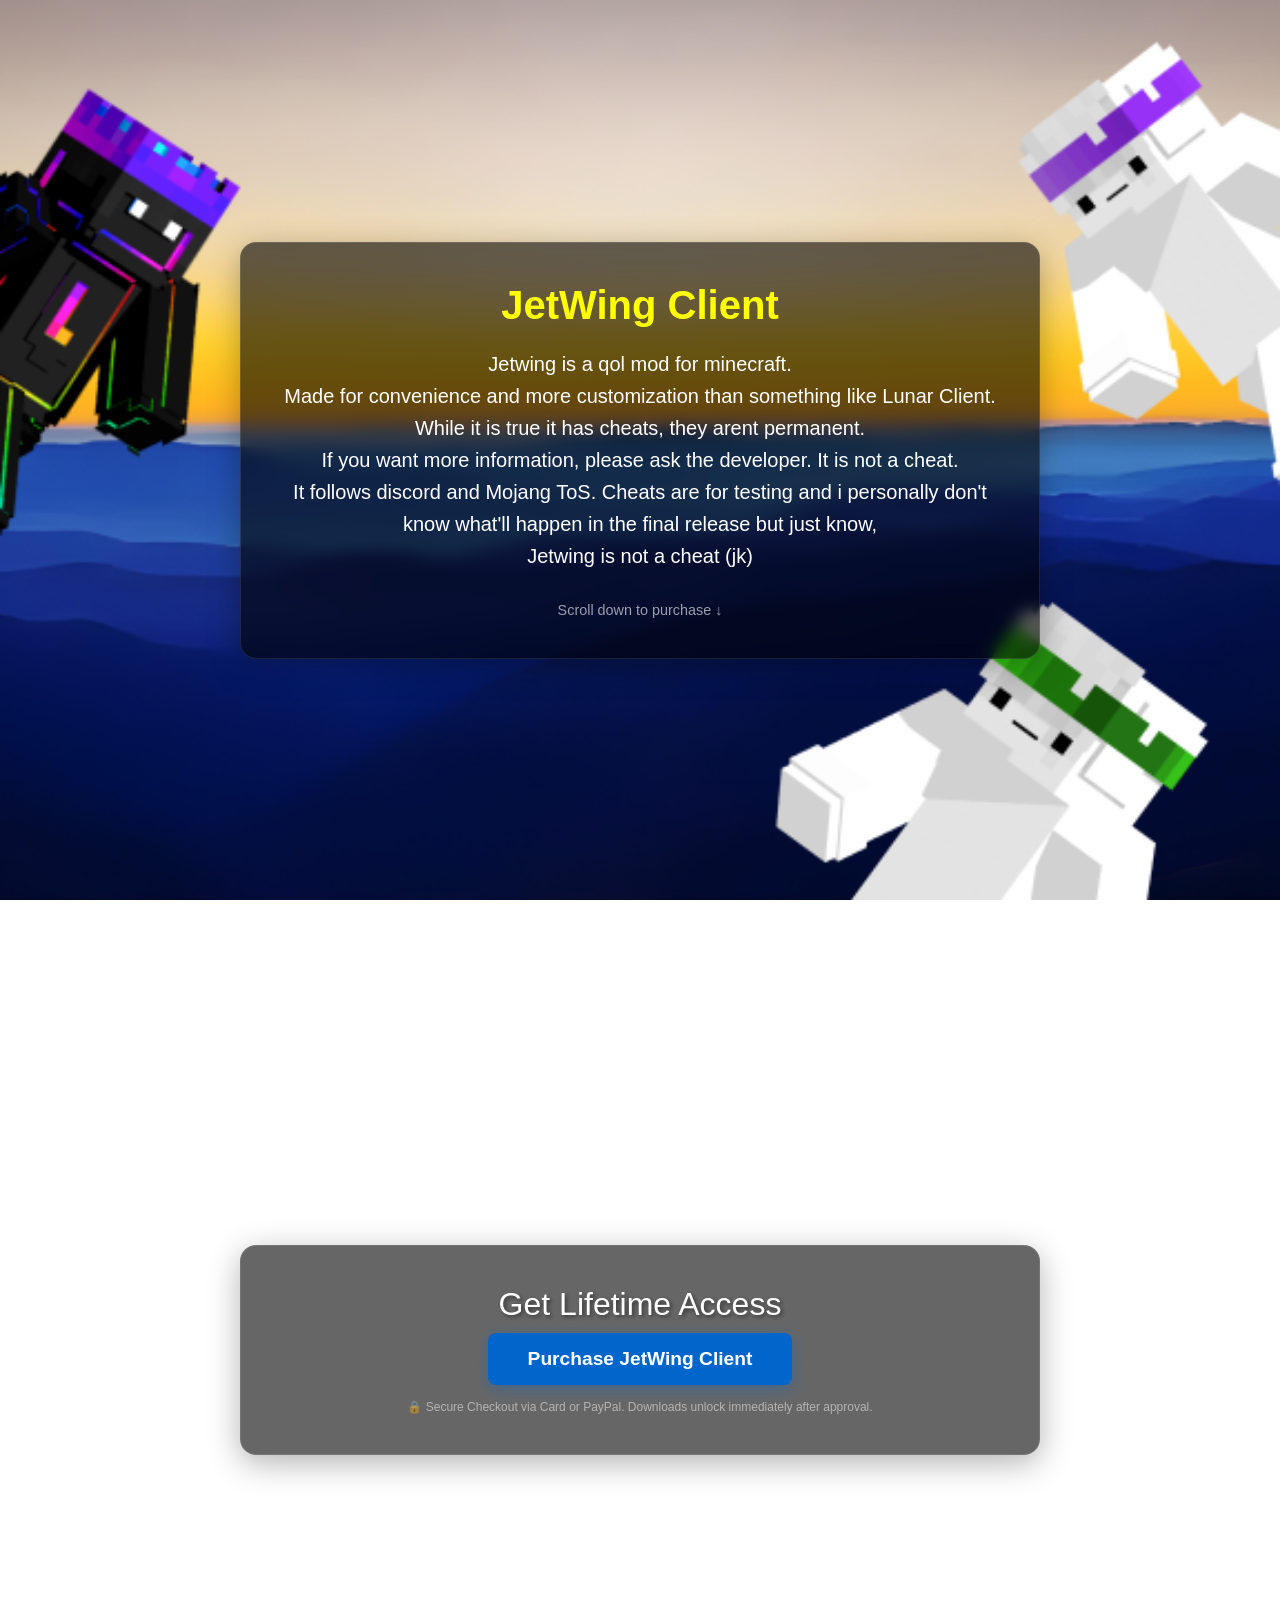
<file: main.html>
<!DOCTYPE html>
<html lang="en">
<head>
    <meta charset="UTF-8">
    <meta name="viewport" content="width=device-width, initial-scale=1.0">
    <title>Jetwing</title>
    <style>
        * {
            box-sizing: border-box;
        }

        body {
            background-image: url("background.png"); 
            background-size: cover; 
            background-position: center;
            background-repeat: no-repeat;
            background-attachment: fixed; 
            font-size: 20px;
            text-align: center;
            margin: 0;
            padding: 0;
            font-family: sans-serif;
            color: white;
            min-height: 100vh;
        }

        .wrapper {
            display: flex;
            flex-direction: column;
            align-items: center;
            width: 100%;
        }

        .hero-section {
            height: 100vh;
            display: flex;
            align-items: center;
            justify-content: center;
            width: 100%;
            padding: 20px;
        }

        .download-section {
            height: 100vh;
            display: flex;
            flex-direction: column;
            align-items: center;
            justify-content: center;
            width: 100%;
            padding: 20px;
        }

        .container {
            background: rgba(0, 0, 0, 0.6); 
            backdrop-filter: blur(8px);
            -webkit-backdrop-filter: blur(8px);
            padding: 40px;
            border-radius: 16px;
            max-width: 800px;
            width: 90%;
            border: 1px solid rgba(255, 255, 255, 0.1);
            box-shadow: 0 8px 32px 0 rgba(0, 0, 0, 0.3);
        }
        
        h3 {
            color: yellow;
            cursor: pointer;
            font-size: 2.5rem;
            margin-top: 0;
            margin-bottom: 20px;
        }

        p {
            line-height: 1.6;
            margin: 0;
        }

        .scroll-hint {
            margin-top: 30px;
            font-size: 0.9rem;
            color: rgba(255, 255, 255, 0.6);
            animation: bounce 2s infinite;
        }

        .download-title {
            font-size: 2rem;
            margin-bottom: 10px;
            text-shadow: 2px 2px 4px rgba(0,0,0,0.5);
        }

        /* Pricing Badge Layout */
        .price-tag {
            font-size: 2.5rem;
            font-weight: bold;
            color: #4caf50; /* Clean green shade for monetary elements */
            margin-bottom: 25px;
            text-shadow: 0 2px 10px rgba(76, 175, 80, 0.3);
        }

        .download-btn {
            display: inline-block;
            background-color: #0066cc;
            color: white;
            text-decoration: none;
            padding: 15px 40px;
            font-size: 1.2rem;
            font-weight: bold;
            border-radius: 8px;
            transition: background 0.2s ease, transform 0.1s ease;
            box-shadow: 0 4px 15px rgba(0, 102, 204, 0.4);
        }

        .download-btn:hover {
            background-color: #0052a3;
            transform: translateY(-2px);
        }

        .download-btn:active {
            transform: translateY(0);
        }

        /* Subtext for security compliance peace of mind */
        .secure-notice {
            margin-top: 15px;
            font-size: 0.75rem;
            color: rgba(255, 255, 255, 0.5);
        }

        @keyframes bounce {
            0%, 20%, 50%, 80%, 100% { transform: translateY(0); }
            40% { transform: translateY(-10px); }
            60% { transform: translateY(-5px); }
        }
    </style>
    <script>
        document.addEventListener('DOMContentLoaded', () => {
            const heading = document.querySelector('h3');

            if (heading) {
                let isYellow = true;
                heading.style.transition = 'color 0.3s ease';

                heading.addEventListener('click', () => {
                    if (isYellow) {
                        heading.style.color = '#0066cc';
                        isYellow = false;
                    } else {
                        heading.style.color = 'yellow';
                        isYellow = true;
                    }
                });
            }
        });
    </script>
</head>
<body>
    <div class="wrapper">
        <section class="hero-section">
            <div class="container">
                <h3>JetWing Client</h3>
                <p>Jetwing is a qol mod for minecraft. <br /> Made for convenience and more customization than something like Lunar Client.<br /> While it is true it has cheats, they arent permanent. <br /> If you want more information, please ask the developer. It is not a cheat. <br /> It follows discord and Mojang ToS. Cheats are for testing and i personally don't know what'll happen in the final release but just know, <br /> Jetwing is not a cheat (jk)</p>
                <div class="scroll-hint">Scroll down to purchase ↓</div>
            </div>
        </section>

        <section class="download-section">
            <div class="container">
                <div class="download-title">Get Lifetime Access</div>
                
                <a href="YOUR_STRIPE_OR_PAYPAY_LINK_HERE" target="_blank" class="download-btn">Purchase JetWing Client</a>
                
                <div class="secure-notice">🔒 Secure Checkout via Card or PayPal. Downloads unlock immediately after approval.</div>
            </div>
        </section>
    </div>
</body>
</html>
</file>
<file: style.css>
@import url('https://fonts.googleapis.com/css2?family=Fredoka:wght@300;400;500;600;700&display=swap');

* { margin: 0; padding: 0; box-sizing: border-box; }

body {
  min-height: 100vh;
  background: 
    radial-gradient(ellipse at top left, rgba(100, 0, 255, 0.4) 0%, transparent 60%),
    radial-gradient(ellipse at bottom right, rgba(80, 0, 200, 0.35) 0%, transparent 60%),
    radial-gradient(ellipse at center, rgba(60, 0, 180, 0.2) 0%, transparent 70%),
    linear-gradient(135deg, #0a0520 0%, #12063a 30%, #1a0850 60%, #0d0428 100%);
  display: flex;
  flex-direction: column;
  align-items: center;
  font-family: 'Fredoka', sans-serif;
  overflow-x: hidden;
}

/* LOADER */
#loader {
  position: fixed;
  top: 0; left: 0;
  width: 100%; height: 100%;
  background: linear-gradient(135deg, #0a0520, #12063a, #0d0428);
  display: flex;
  align-items: center;
  justify-content: center;
  z-index: 9999;
  transition: opacity 0.8s ease, visibility 0.8s ease;
}

#loader.hidden {
  opacity: 0;
  visibility: hidden;
}

.loader-content { text-align: center; padding: 0 20px; }

.loader-title {
  font-family: 'Fredoka', sans-serif;
  font-size: 52px;
  font-weight: 700;
  background: linear-gradient(90deg, #6a9fff, #a855f7);
  -webkit-background-clip: text;
  -webkit-text-fill-color: transparent;
  background-clip: text;
  margin-bottom: 24px;
  animation: pulse 1.5s ease-in-out infinite;
}

.loader-sub {
  font-family: 'Courier New', monospace;
  font-size: 18px;
  font-weight: 600;
  letter-spacing: 4px;
  text-transform: uppercase;
  background: linear-gradient(90deg, #6a9fff, #a855f7, #6a9fff);
  background-size: 200% auto;
  -webkit-background-clip: text;
  -webkit-text-fill-color: transparent;
  background-clip: text;
  margin-bottom: 24px;
  animation: shimmer 2s linear infinite;
}

@keyframes shimmer {
  0%   { background-position: 0% center; }
  100% { background-position: 200% center; }
}

.loader-bar {
  width: 200px;
  height: 3px;
  background: rgba(120, 80, 255, 0.2);
  border-radius: 3px;
  margin: 0 auto;
  overflow: hidden;
}

.loader-fill {
  height: 100%;
  width: 0%;
  background: linear-gradient(90deg, #6a9fff, #a855f7);
  border-radius: 3px;
  animation: fill 1.8s ease forwards;
}

@keyframes fill {
  0%   { width: 0%; }
  100% { width: 100%; }
}

@keyframes pulse {
  0%, 100% { opacity: 1; }
  50%       { opacity: 0.6; }
}

/* CANVAS / ORB */
#snow {
  position: fixed;
  top: 0; left: 0;
  width: 100%; height: 100%;
  pointer-events: none;
  z-index: 0;
}

#orb {
  position: fixed;
  width: 300px;
  height: 300px;
  border-radius: 50%;
  background: radial-gradient(circle, rgba(120, 0, 255, 0.15) 0%, transparent 70%);
  pointer-events: none;
  z-index: 1;
  transform: translate(-50%, -50%);
  filter: blur(20px);
}

/* NAV */
nav {
  position: fixed;
  top: 12px; right: 12px;
  display: flex;
  gap: 6px;
  z-index: 10;
  flex-wrap: wrap;
  justify-content: flex-end;
  max-width: calc(100vw - 24px);
}

nav button {
  background: linear-gradient(135deg, rgba(120, 80, 255, 0.34), rgba(90, 40, 200, 0.22));
  color: #fff;
  border: 1px solid rgba(255, 255, 255, 0.16);
  padding: 7px 14px;
  border-radius: 9px;
  cursor: pointer;
  font-size: 13px;
  font-family: 'Fredoka', sans-serif;
  backdrop-filter: blur(14px) saturate(170%);
  -webkit-backdrop-filter: blur(14px) saturate(170%);
  box-shadow:
    inset 0 1px 0 rgba(255, 255, 255, 0.28),
    inset 0 -1px 0 rgba(0, 0, 0, 0.22),
    0 4px 16px rgba(0, 0, 0, 0.25);
  transition: transform 0.2s, box-shadow 0.2s, background 0.2s, border-color 0.2s;
  white-space: nowrap;
}

nav button:hover {
  background: linear-gradient(135deg, rgba(142, 102, 255, 0.5), rgba(110, 60, 220, 0.34));
  border-color: rgba(255, 255, 255, 0.3);
  transform: translateY(-2px);
  box-shadow:
    inset 0 1px 0 rgba(255, 255, 255, 0.4),
    inset 0 -1px 0 rgba(0, 0, 0, 0.2),
    0 6px 24px rgba(138, 43, 226, 0.45);
}

/* HERO */
.layout {
  position: relative;
  z-index: 5;
  display: flex;
  gap: 40px;
  align-items: center;
  justify-content: center;
  padding: 120px 20px 80px;
  width: 100%;
}

/* LOGO */
.logo-wrap {
  display: flex;
  justify-content: center;
  margin-bottom: 16px;
}

.jet-logo {
  width: 110px;
  height: auto;
  filter: drop-shadow(0 0 10px rgba(106, 159, 255, 0.6)) drop-shadow(0 0 24px rgba(168, 85, 247, 0.4));
  animation: jetFloat 4s ease-in-out infinite;
  cursor: pointer;
}

@keyframes jetFloat {
  0%, 100% { transform: translateY(0px) rotate(-2deg); }
  50%       { transform: translateY(-6px) rotate(2deg); }
}

/* CARD */
.card-wrap { perspective: 900px; }

.card {
  position: relative;
  background:
    linear-gradient(160deg, rgba(255, 255, 255, 0.08), rgba(255, 255, 255, 0) 42%),
    linear-gradient(160deg, rgba(25, 22, 45, 0.32), rgba(12, 10, 28, 0.4));
  border: 1px solid rgba(255, 255, 255, 0.14);
  border-radius: 18px;
  padding: 40px 36px;
  max-width: 520px;
  width: 100%;
  text-align: center;
  backdrop-filter: blur(24px) saturate(175%);
  -webkit-backdrop-filter: blur(24px) saturate(175%);
  transform: rotateY(15deg) rotateX(4deg) rotate(1deg);
  box-shadow:
    inset 0 1px 0 rgba(255, 255, 255, 0.3),
    inset 0 0 0 1px rgba(255, 255, 255, 0.04),
    inset 0 -20px 40px rgba(0, 0, 0, 0.2),
    0 0 40px rgba(138, 43, 226, 0.3),
    0 0 80px rgba(100, 0, 200, 0.15),
    0 30px 80px rgba(0, 0, 0, 0.7);
  transition: box-shadow 0.3s, border-color 0.3s;
}

.card:hover {
  box-shadow:
    inset 0 1px 0 rgba(255, 255, 255, 0.42),
    inset 0 0 0 1px rgba(255, 255, 255, 0.06),
    inset 0 -20px 40px rgba(0, 0, 0, 0.18),
    0 0 60px rgba(138, 43, 226, 0.5),
    0 0 100px rgba(100, 0, 200, 0.25),
    0 30px 80px rgba(0, 0, 0, 0.7);
  border-color: rgba(180, 150, 255, 0.55);
}

.card h1 {
  font-size: 34px;
  font-weight: 600;
  font-family: 'Fredoka', sans-serif;
  background: linear-gradient(90deg, #6a9fff, #a855f7);
  -webkit-background-clip: text;
  -webkit-text-fill-color: transparent;
  background-clip: text;
  margin-bottom: 20px;
}

.card p {
  color: #c4b8e0;
  font-size: 16px;
  line-height: 1.7;
  font-family: 'Fredoka', sans-serif;
}

.scroll {
  margin-top: 24px;
  font-size: 14px;
  color: #7a6a9a;
  font-family: 'Fredoka', sans-serif;
}

/* TERMINAL */
.terminal-wrap { perspective: 900px; }

.terminal {
  background:
    linear-gradient(160deg, rgba(255, 255, 255, 0.08), rgba(255, 255, 255, 0) 42%),
    linear-gradient(160deg, rgba(25, 22, 45, 0.32), rgba(12, 10, 28, 0.4));
  border-radius: 16px;
  padding: 40px 36px;
  min-width: 520px;
  max-width: 520px;
  font-family: 'Courier New', monospace;
  font-size: 15px;
  position: relative;
  transform: rotateY(-15deg) rotateX(4deg) rotate(-1deg);
  box-shadow:
    inset 0 1px 0 rgba(255, 255, 255, 0.28),
    inset 0 0 0 1px rgba(255, 255, 255, 0.04),
    inset 0 -20px 40px rgba(0, 0, 0, 0.22),
    0 0 40px rgba(100, 0, 255, 0.35),
    0 0 80px rgba(80, 0, 200, 0.2),
    0 30px 80px rgba(0, 0, 0, 0.7);
  backdrop-filter: blur(24px) saturate(175%);
  -webkit-backdrop-filter: blur(24px) saturate(175%);
  transition: box-shadow 0.3s;
}

.terminal:hover {
  box-shadow:
    inset 0 1px 0 rgba(255, 255, 255, 0.4),
    inset 0 0 0 1px rgba(255, 255, 255, 0.06),
    inset 0 -20px 40px rgba(0, 0, 0, 0.2),
    0 0 60px rgba(100, 0, 255, 0.55),
    0 0 100px rgba(80, 0, 200, 0.3),
    0 30px 80px rgba(0, 0, 0, 0.7);
}

.terminal::before {
  content: '';
  position: absolute;
  inset: -1px;
  border-radius: 14px;
  background: linear-gradient(135deg, rgba(30, 58, 255, 0.4), rgba(106, 0, 255, 0.4), rgba(155, 48, 255, 0.4));
  z-index: -1;
}

.dots { display: flex; gap: 7px; margin-bottom: 18px; }
.dot { width: 13px; height: 13px; border-radius: 50%; }
.dot.red    { background: #ff5f57; }
.dot.yellow { background: #febc2e; }
.dot.green  { background: #28c840; }

.term-line {
  color: #e8e8ff;
  margin-bottom: 6px;
  white-space: pre-wrap;
  font-size: 14px;
  letter-spacing: 0.3px;
}

.term-line .success { color: #60a5fa; font-weight: bold; }
.term-line .warn    { color: #facc15; font-weight: bold; }
.term-line .error   { color: #f87171; font-weight: bold; }

.cursor {
  display: inline-block;
  width: 9px; height: 15px;
  background: #e8e8ff;
  vertical-align: middle;
  animation: blink 1s step-end infinite;
  margin-left: 2px;
}

@keyframes blink { 50% { opacity: 0; } }

/* FEATURES SECTION */
.features-section {
  position: relative;
  z-index: 5;
  width: 100%;
  max-width: 1160px;
  padding: 80px 40px 100px;
  text-align: center;
}

.features-title {
  font-size: 42px;
  font-weight: 700;
  font-family: 'Fredoka', sans-serif;
  background: linear-gradient(90deg, #6a9fff, #a855f7);
  -webkit-background-clip: text;
  -webkit-text-fill-color: transparent;
  background-clip: text;
  margin-bottom: 10px;
}

.features-sub {
  font-size: 16px;
  color: #7a6a9a;
  font-family: 'Fredoka', sans-serif;
  margin-bottom: 56px;
}

.features-grid {
  display: grid;
  grid-template-columns: repeat(3, 1fr);
  gap: 24px;
}

.feature-card {
  position: relative;
  background:
    linear-gradient(160deg, rgba(255, 255, 255, 0.07), rgba(255, 255, 255, 0) 45%),
    linear-gradient(160deg, rgba(25, 22, 45, 0.32), rgba(12, 10, 28, 0.38));
  border: 1px solid rgba(255, 255, 255, 0.12);
  border-radius: 18px;
  padding: 36px 28px;
  text-align: left;
  backdrop-filter: blur(20px) saturate(170%);
  -webkit-backdrop-filter: blur(20px) saturate(170%);
  transition: border-color 0.3s, box-shadow 0.3s, transform 0.3s;
  box-shadow:
    inset 0 1px 0 rgba(255, 255, 255, 0.24),
    inset 0 0 0 1px rgba(255, 255, 255, 0.04),
    0 8px 32px rgba(0, 0, 0, 0.3);
}

.feature-card:hover {
  border-color: rgba(180, 150, 255, 0.5);
  box-shadow:
    inset 0 1px 0 rgba(255, 255, 255, 0.36),
    inset 0 0 0 1px rgba(255, 255, 255, 0.06),
    0 0 30px rgba(138, 43, 226, 0.25),
    0 12px 40px rgba(0, 0, 0, 0.4);
  transform: translateY(-4px);
}

.feature-icon {
  width: 40px;
  height: 40px;
  margin-bottom: 18px;
}

.feature-icon svg {
  width: 100%;
  height: 100%;
}

.feature-card h3 {
  font-size: 20px;
  font-weight: 600;
  font-family: 'Fredoka', sans-serif;
  background: linear-gradient(90deg, #6a9fff, #a855f7);
  -webkit-background-clip: text;
  -webkit-text-fill-color: transparent;
  background-clip: text;
  margin-bottom: 10px;
}

.feature-card p {
  font-size: 14px;
  color: #a89ec0;
  line-height: 1.65;
  font-family: 'Fredoka', sans-serif;
}

/* FOOTER */
.site-footer {
  position: relative;
  z-index: 5;
  width: 100%;
  border-top: 1px solid rgba(255, 255, 255, 0.1);
  background:
    linear-gradient(180deg, rgba(255, 255, 255, 0.05), rgba(255, 255, 255, 0) 40%),
    rgba(10, 5, 32, 0.5);
  backdrop-filter: blur(18px) saturate(170%);
  -webkit-backdrop-filter: blur(18px) saturate(170%);
  box-shadow: inset 0 1px 0 rgba(255, 255, 255, 0.14);
  padding: 40px 60px;
}

.footer-inner {
  max-width: 1160px;
  margin: 0 auto;
  display: flex;
  flex-direction: column;
  align-items: center;
  gap: 20px;
}

.footer-logo {
  display: flex;
  align-items: center;
  gap: 12px;
}

.footer-jet {
  width: 56px;
  height: auto;
  opacity: 0.85;
}

.footer-brand {
  font-size: 24px;
  font-weight: 700;
  font-family: 'Fredoka', sans-serif;
  background: linear-gradient(90deg, #6a9fff, #a855f7);
  -webkit-background-clip: text;
  -webkit-text-fill-color: transparent;
  background-clip: text;
}

.footer-links {
  display: flex;
  gap: 32px;
  flex-wrap: wrap;
  justify-content: center;
}

.footer-links a {
  color: #8a7ab0;
  text-decoration: none;
  font-family: 'Fredoka', sans-serif;
  font-size: 15px;
  transition: color 0.2s;
}

.footer-links a:hover {
  color: #a855f7;
}

.footer-copy {
  font-size: 13px;
  color: #4a3a6a;
  font-family: 'Fredoka', sans-serif;
  text-align: center;
}

/* CREDITS */
.credits {
  position: fixed;
  bottom: 20px;
  left: 20px;
  z-index: 10;
  background:
    linear-gradient(160deg, rgba(255, 255, 255, 0.08), rgba(255, 255, 255, 0) 50%),
    rgba(12, 10, 28, 0.6);
  border: 1px solid rgba(255, 255, 255, 0.14);
  border-radius: 12px;
  padding: 8px 20px;
  font-family: 'Fredoka', sans-serif;
  font-size: 15px;
  color: #9b87c8;
  backdrop-filter: blur(16px) saturate(170%);
  -webkit-backdrop-filter: blur(16px) saturate(170%);
  box-shadow:
    inset 0 1px 0 rgba(255, 255, 255, 0.22),
    0 8px 24px rgba(0, 0, 0, 0.35);
}

.credit-bleach {
  background: linear-gradient(90deg, #6a9fff, #38bdf8);
  -webkit-background-clip: text;
  -webkit-text-fill-color: transparent;
  background-clip: text;
  font-weight: 600;
}

.credit-epc {
  background: linear-gradient(90deg, #a855f7, #7c3aed);
  -webkit-background-clip: text;
  -webkit-text-fill-color: transparent;
  background-clip: text;
  font-weight: 600;
}

.credit-why {
  background: linear-gradient(90deg, #4ade80, #22c55e);
  -webkit-background-clip: text;
  -webkit-text-fill-color: transparent;
  background-clip: text;
  font-weight: 600;
}

/* ── RESPONSIVE ── */

/* Tablet */
@media (max-width: 1000px) {
  .features-grid { grid-template-columns: repeat(2, 1fr); }
}

/* Small tablet / large phone landscape */
@media (max-width: 900px) {
  .layout {
    flex-direction: column;
    padding: 90px 16px 60px;
    gap: 28px;
  }
  .card {
    transform: none;
    max-width: 100%;
  }
  .terminal {
    transform: none;
    min-width: unset;
    max-width: 100%;
    width: 100%;
  }
  .card-wrap, .terminal-wrap {
    width: 100%;
    max-width: 540px;
    perspective: none;
  }
}

/* Mobile */
@media (max-width: 600px) {
  .loader-title { font-size: 38px; }
  .loader-sub { font-size: 13px; letter-spacing: 2px; }
  .loader-bar { width: 160px; }

  nav {
    top: 8px; right: 8px;
    gap: 5px;
  }
  nav button {
    padding: 6px 10px;
    font-size: 12px;
  }

  .layout {
    padding: 80px 14px 40px;
    gap: 20px;
  }

  .card {
    padding: 28px 20px;
    transform: none;
  }
  .card h1 { font-size: 26px; }
  .card p  { font-size: 14px; }

  .jet-logo { width: 80px; }

  .terminal {
    padding: 24px 18px;
    transform: none;
    min-width: unset;
    width: 100%;
  }
  .term-line { font-size: 12px; }
  .dots { margin-bottom: 14px; }

  .features-section {
    padding: 48px 16px 60px;
  }
  .features-title { font-size: 30px; }
  .features-sub   { font-size: 14px; margin-bottom: 32px; }
  .features-grid  { grid-template-columns: 1fr; gap: 16px; }
  .feature-card   { padding: 24px 20px; }
  .feature-card h3 { font-size: 17px; }
  .feature-card p  { font-size: 13px; }

  .site-footer { padding: 28px 16px; }
  .footer-brand { font-size: 20px; }
  .footer-copy {
    font-size: 11px;
    line-height: 1.6;
  }

  .credits {
    font-size: 12px;
    padding: 6px 14px;
    bottom: 12px;
    left: 12px;
  }
}

/* Very small phones */
@media (max-width: 380px) {
  nav button { padding: 5px 8px; font-size: 11px; }
  .card h1   { font-size: 22px; }
  .loader-title { font-size: 32px; }
}

/* ── HAMBURGER ── */
.hamburger {
  display: none;
  flex-direction: column;
  gap: 5px;
  background: none;
  border: none;
  cursor: pointer;
  padding: 8px;
  z-index: 11;
}
.hamburger span {
  display: block;
  width: 22px;
  height: 2px;
  background: #a78bfa;
  border-radius: 2px;
  transition: transform 0.3s, opacity 0.3s;
}
.hamburger.active span:nth-child(1) { transform: translateY(7px) rotate(45deg); }
.hamburger.active span:nth-child(2) { opacity: 0; }
.hamburger.active span:nth-child(3) { transform: translateY(-7px) rotate(-45deg); }

/* ── SCROLL REVEAL ── */
.reveal {
  opacity: 0;
  transform: translateY(28px);
  transition: opacity 0.6s ease, transform 0.6s ease;
}
.reveal.revealed {
  opacity: 1;
  transform: translateY(0);
}

/* ── PRICING ── */
.pricing-section {
  position: relative;
  z-index: 5;
  width: 100%;
  max-width: 1160px;
  padding: 60px 40px 100px;
  text-align: center;
}

.pricing-title {
  font-size: 42px;
  font-weight: 700;
  font-family: 'Fredoka', sans-serif;
  background: linear-gradient(90deg, #6a9fff, #a855f7);
  -webkit-background-clip: text;
  -webkit-text-fill-color: transparent;
  background-clip: text;
  margin-bottom: 10px;
}

.pricing-sub {
  font-size: 16px;
  color: #7a6a9a;
  font-family: 'Fredoka', sans-serif;
  margin-bottom: 52px;
}

.pricing-grid {
  display: grid;
  grid-template-columns: repeat(4, 1fr);
  gap: 20px;
  align-items: stretch;
}

.pricing-card {
  display: flex;
  flex-direction: column;
}

.pricing-btn {
  margin-top: auto;
}

.pricing-card {
  background:
    linear-gradient(160deg, rgba(255, 255, 255, 0.07), rgba(255, 255, 255, 0) 45%),
    linear-gradient(160deg, rgba(25, 22, 45, 0.32), rgba(12, 10, 28, 0.38));
  border: 1px solid rgba(255, 255, 255, 0.12);
  border-radius: 20px;
  padding: 32px 24px 28px;
  text-align: center;
  backdrop-filter: blur(20px) saturate(170%);
  -webkit-backdrop-filter: blur(20px) saturate(170%);
  transition: border-color 0.3s, box-shadow 0.3s, transform 0.3s;
  box-shadow:
    inset 0 1px 0 rgba(255, 255, 255, 0.24),
    inset 0 0 0 1px rgba(255, 255, 255, 0.04),
    0 8px 32px rgba(0, 0, 0, 0.3);
  position: relative;
}

.pricing-card:hover {
  border-color: rgba(180, 150, 255, 0.5);
  box-shadow:
    inset 0 1px 0 rgba(255, 255, 255, 0.36),
    inset 0 0 0 1px rgba(255, 255, 255, 0.06),
    0 0 30px rgba(138, 43, 226, 0.25),
    0 12px 40px rgba(0, 0, 0, 0.4);
  transform: translateY(-4px);
}

.pricing-lifetime {
  border-color: rgba(200, 130, 255, 0.5);
  box-shadow:
    inset 0 1px 0 rgba(255, 255, 255, 0.3),
    inset 0 0 0 1px rgba(255, 255, 255, 0.05),
    0 0 30px rgba(168, 85, 247, 0.2),
    0 8px 32px rgba(0, 0, 0, 0.4);
}

.pricing-period {
  font-size: 13px;
  font-family: 'Fredoka', sans-serif;
  color: #7a6a9a;
  text-transform: uppercase;
  letter-spacing: 2px;
  margin-bottom: 12px;
}

.pricing-price {
  font-size: 48px;
  font-weight: 700;
  font-family: 'Fredoka', sans-serif;
  background: linear-gradient(90deg, #6a9fff, #a855f7);
  -webkit-background-clip: text;
  -webkit-text-fill-color: transparent;
  background-clip: text;
  line-height: 1;
  margin-bottom: 6px;
}

.pricing-per {
  font-size: 13px;
  color: #5a4a7a;
  font-family: 'Fredoka', sans-serif;
  margin-bottom: 20px;
}

.pricing-badge {
  display: inline-block;
  background: linear-gradient(135deg, #6a9fff, #a855f7);
  color: white;
  font-size: 11px;
  font-family: 'Fredoka', sans-serif;
  font-weight: 600;
  letter-spacing: 1.5px;
  padding: 3px 10px;
  border-radius: 20px;
  margin-bottom: 16px;
}

.pricing-features {
  list-style: none;
  text-align: left;
  margin-bottom: 24px;
}

.pricing-features li {
  font-size: 14px;
  color: #a89ec0;
  font-family: 'Fredoka', sans-serif;
  padding: 5px 0;
  border-bottom: 1px solid rgba(120, 80, 255, 0.08);
  display: flex;
  align-items: center;
  gap: 8px;
}

.pricing-features li::before {
  content: '✓';
  color: #6a9fff;
  font-weight: 700;
  font-size: 13px;
  flex-shrink: 0;
}

.pricing-btn {
  display: block;
  width: 100%;
  padding: 12px;
  background:
    linear-gradient(180deg, rgba(255, 255, 255, 0.18), rgba(255, 255, 255, 0) 55%),
    linear-gradient(135deg, #4a00e0, #8e2de2);
  color: white;
  border: 1px solid rgba(255, 255, 255, 0.2);
  border-radius: 10px;
  font-size: 15px;
  font-family: 'Fredoka', sans-serif;
  font-weight: 600;
  cursor: pointer;
  text-decoration: none;
  backdrop-filter: blur(10px) saturate(160%);
  -webkit-backdrop-filter: blur(10px) saturate(160%);
  box-shadow:
    inset 0 1px 0 rgba(255, 255, 255, 0.4),
    inset 0 -2px 6px rgba(0, 0, 0, 0.2);
  transition: transform 0.2s, box-shadow 0.2s, filter 0.2s;
}

.pricing-btn:hover {
  filter: brightness(1.08);
  transform: translateY(-2px);
  box-shadow:
    inset 0 1px 0 rgba(255, 255, 255, 0.5),
    0 6px 24px rgba(138, 43, 226, 0.5);
}

.pricing-btn-lifetime {
  background: linear-gradient(135deg, #7c3aed, #a855f7, #ec4899);
}

.booster-note {
  margin-top: 28px;
  font-size: 18px;
  font-family: 'Fredoka', sans-serif;
  font-weight: 600;
  background: linear-gradient(90deg, #f472b6, #ec4899, #db2777);
  -webkit-background-clip: text;
  -webkit-text-fill-color: transparent;
  background-clip: text;
}

/* ── RESPONSIVE: pricing + hamburger ── */
@media (max-width: 1000px) {
  .pricing-grid { grid-template-columns: repeat(2, 1fr); }
}

@media (max-width: 700px) {
  .hamburger { display: flex; }

  .nav-links {
    display: none;
    flex-direction: column;
    position: fixed;
    top: 0; right: 0;
    width: 200px;
    height: 100vh;
    background: rgba(10, 5, 32, 0.97);
    backdrop-filter: blur(20px);
    padding: 70px 20px 20px;
    gap: 10px;
    z-index: 10;
    border-left: 1px solid rgba(120, 80, 255, 0.2);
  }

  .nav-links.open { display: flex; }

  .nav-links button {
    width: 100%;
    text-align: left;
    padding: 10px 14px;
    font-size: 15px;
  }

  .pricing-grid { grid-template-columns: 1fr; }
  .pricing-section { padding: 48px 16px 60px; }
  .pricing-title { font-size: 30px; }
}

::-webkit-scrollbar {
  width: 3px;
  height: 3px;
}
::-webkit-scrollbar-track {
  background: rgba(10, 5, 32, 0.5);
}
::-webkit-scrollbar-thumb {
  background: linear-gradient(180deg, #6a9fff, #a855f7);
  border-radius: 10px;
}
::-webkit-scrollbar-thumb:hover {
  background: linear-gradient(180deg, #a855f7, #7c3aed);
}
::-webkit-scrollbar-corner {
  background: rgba(10, 5, 32, 0.5);
}
</file>
